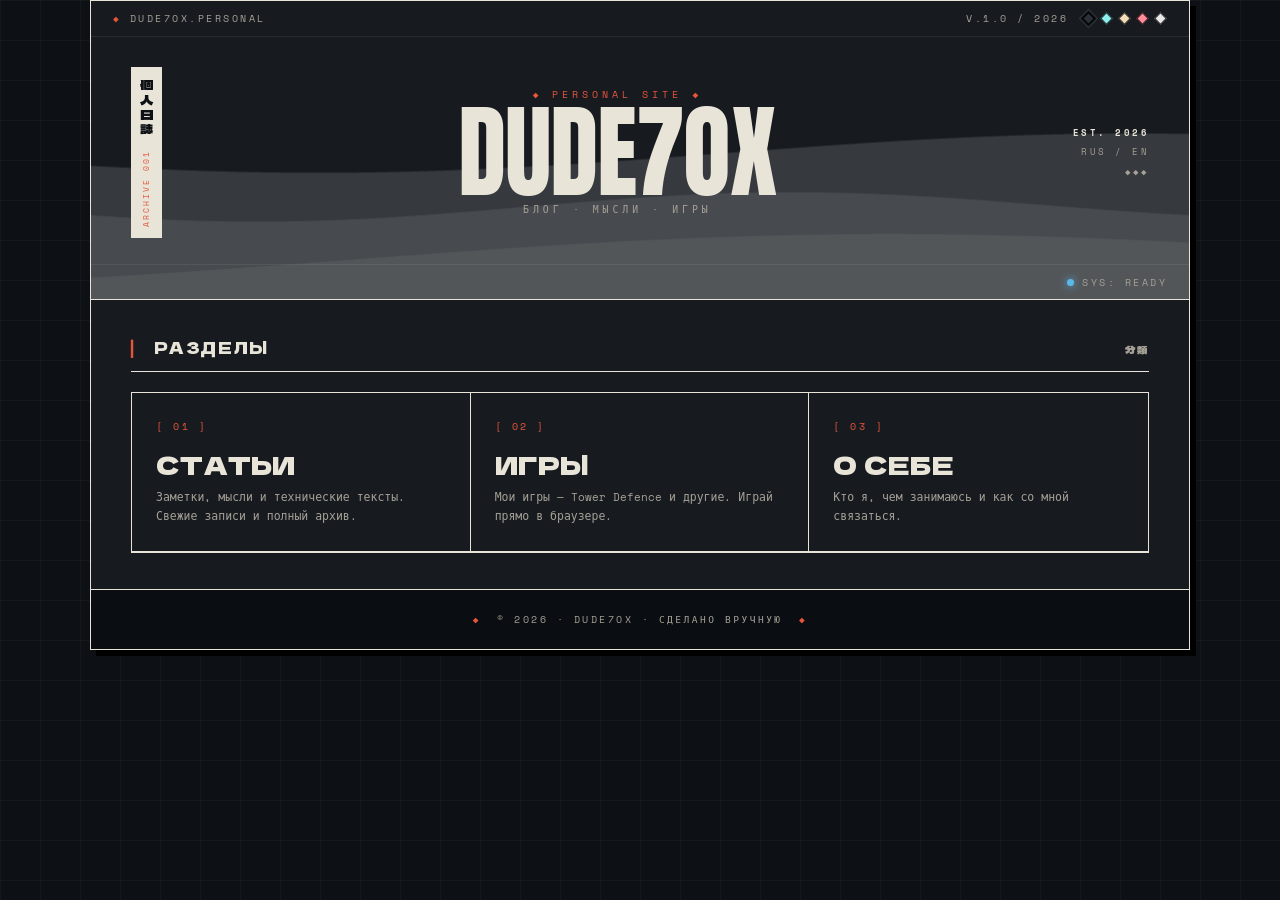
<file: index.html>
<!-- Сделано Dude7ox -->
<!DOCTYPE html>
<html lang="ru" data-theme="night">
<head>
    <meta charset="UTF-8">
    <meta name="viewport" content="width=device-width, initial-scale=1.0">
    <title>Dude7ox — Личный сайт</title>
    <meta name="theme-color" content="#0d1014">
    <script>
        (function () {
            try {
                var t = localStorage.getItem('theme') || 'night';
                if (t === 'paper')   t = 'night';
                if (t === 'emerald') t = 'night';
                if (t === 'orange')  t = 'coffee';
                document.documentElement.setAttribute('data-theme', t);
            } catch (e) {}
        })();
    </script>
    <link rel="stylesheet" href="style.css">
</head>
<body>
    <div class="container">
        <div class="header-wrapper">
            <canvas id="xmbCanvas"></canvas>

            <div class="cover-top">
                <span>DUDE7OX.PERSONAL</span>

                <div class="cover-top-right">
                    <span>V.1.0 / 2026</span>

                    <div class="theme-switcher" role="group" aria-label="Выбор темы">
                        <button class="theme-btn" data-theme-target="night"  title="Ночь"            aria-label="Ночь"></button>
                        <button class="theme-btn" data-theme-target="sea"    title="Морская волна"    aria-label="Морская волна"></button>
                        <button class="theme-btn" data-theme-target="coffee" title="Кофе с молоком"   aria-label="Кофе с молоком"></button>
                        <button class="theme-btn" data-theme-target="wine"   title="Бордовый"         aria-label="Бордовый"></button>
                        <button class="theme-btn" data-theme-target="light"  title="Светло-серый"     aria-label="Светло-серый"></button>
                    </div>
                </div>
            </div>

            <div class="header">
                <div class="jp-strip">
                    <span class="jp-vertical">個人日誌</span>
                    <span class="jp-mark">ARCHIVE 001</span>
                </div>

                <div class="brand">
                    <span class="brand-eyebrow">◆ PERSONAL SITE ◆</span>
                    <h1>DUDE7OX</h1>
                    <span class="brand-sub">БЛОГ · МЫСЛИ · ИГРЫ</span>
                </div>

                <div class="cover-label">
                    <span>EST. 2026</span>
                    <span>RUS / EN</span>
                    <span>◆◆◆</span>
                </div>
            </div>

            <div class="cover-bottom">
                <span>SYS: READY</span>
            </div>
        </div>

        <div class="content">
            <h2 class="section-title">
                РАЗДЕЛЫ
                <span class="jp-inline">分類</span>
            </h2>

            <div class="hub-grid">
                <a href="articles/index.html" class="hub-card">
                    <div class="hub-icon">[ 01 ]</div>
                    <h3>Статьи</h3>
                    <p>Заметки, мысли и технические тексты. Свежие записи и полный архив.</p>
                </a>

                <a href="games/index.html" class="hub-card">
                    <div class="hub-icon">[ 02 ]</div>
                    <h3>Игры</h3>
                    <p>Мои игры — Tower Defence и другие. Играй прямо в браузере.</p>
                </a>

                <a href="about.html" class="hub-card">
                    <div class="hub-icon">[ 03 ]</div>
                    <h3>О себе</h3>
                    <p>Кто я, чем занимаюсь и как со мной связаться.</p>
                </a>
            </div>
        </div>

        <div class="footer">
            © 2026 · Dude7ox · СДЕЛАНО ВРУЧНУЮ
        </div>
    </div>

    <script>
        const root = document.documentElement;
        const themeButtons = document.querySelectorAll('.theme-btn');

        function applyTheme(theme) {
            root.setAttribute('data-theme', theme);
            try { localStorage.setItem('theme', theme); } catch (e) {}
            themeButtons.forEach(btn => {
                btn.classList.toggle('active', btn.dataset.themeTarget === theme);
            });
            updateWaveColor();
        }

        themeButtons.forEach(btn => {
            btn.addEventListener('click', () => applyTheme(btn.dataset.themeTarget));
        });

        const canvas = document.getElementById('xmbCanvas');
        const ctx = canvas.getContext('2d');
        let width, height;
        let waveRgb = '255, 255, 255';

        function updateWaveColor() {
            const v = getComputedStyle(root).getPropertyValue('--wave-rgb').trim();
            waveRgb = v || '255, 255, 255';
        }

        function resize() {
            if (!canvas.parentElement) return;
            const rect = canvas.parentElement.getBoundingClientRect();
            const dpr = window.devicePixelRatio || 1;
            canvas.width = rect.width * dpr;
            canvas.height = rect.height * dpr;
            ctx.setTransform(1, 0, 0, 1, 0, 0);
            ctx.scale(dpr, dpr);
            width = rect.width;
            height = rect.height;
        }
        window.addEventListener('resize', resize);

        const waves = [
            { frequency: 0.004, amplitude: 18, speed:  0.010, opacity: 0.18, phaseShift: 0,             baseHeight: 0.50 },
            { frequency: 0.006, amplitude: 14, speed: -0.008, opacity: 0.12, phaseShift: Math.PI / 3,   baseHeight: 0.68 },
            { frequency: 0.003, amplitude: 24, speed:  0.005, opacity: 0.09, phaseShift: Math.PI / 1.5, baseHeight: 0.85 }
        ];

        let increment = 0;

        function animate() {
            if (!width || !height) { requestAnimationFrame(animate); return; }
            ctx.clearRect(0, 0, width, height);

            waves.forEach(wave => {
                ctx.beginPath();
                ctx.fillStyle = 'rgba(' + waveRgb + ', ' + wave.opacity + ')';

                for (let x = 0; x <= width; x++) {
                    const y = (height * wave.baseHeight) +
                              Math.sin(x * wave.frequency + increment * wave.speed + wave.phaseShift) * wave.amplitude +
                              Math.cos(x * 0.001 + increment * 0.005) * (wave.amplitude * 0.3);
                    if (x === 0) ctx.moveTo(x, y);
                    else ctx.lineTo(x, y);
                }

                ctx.lineTo(width, height);
                ctx.lineTo(0, height);
                ctx.closePath();
                ctx.fill();
            });

            increment += 1;
            requestAnimationFrame(animate);
        }

        window.addEventListener('load', () => {
            const saved = root.getAttribute('data-theme') || 'night';
            applyTheme(saved);
            resize();
            animate();
        });
    </script>
</body>
</html>
</file>
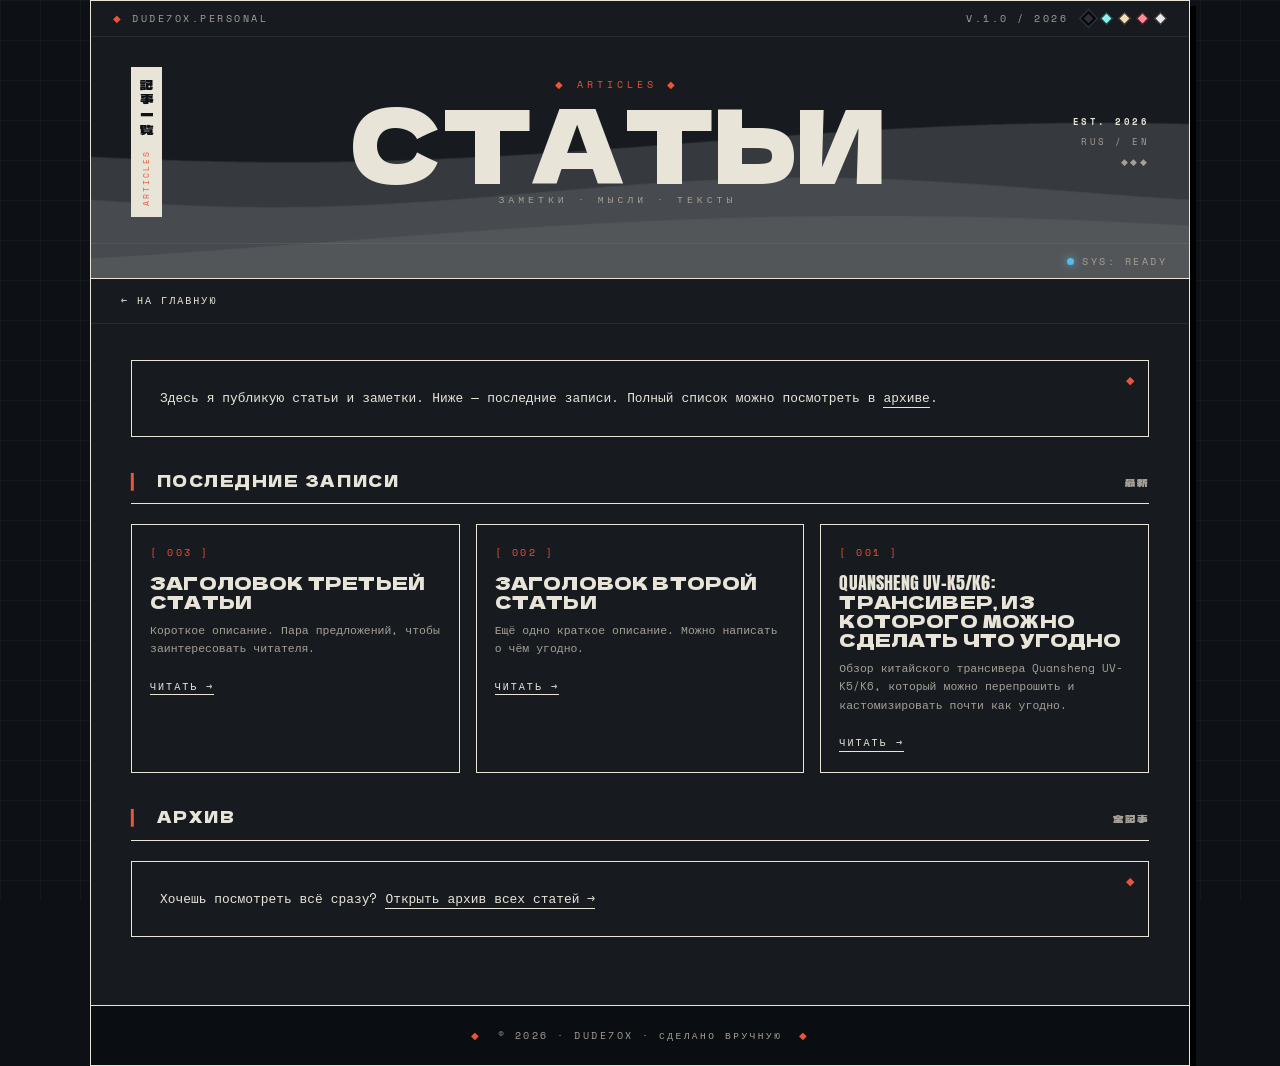
<file: articles/index.html>
<!-- Сделано Dude7ox -->
<!DOCTYPE html>
<html lang="ru" data-theme="night">
<head>
    <meta charset="UTF-8">
    <meta name="viewport" content="width=device-width, initial-scale=1.0">
    <title>Статьи · Dude7ox</title>
    <meta name="theme-color" content="#0d1014">
    <script>
        (function () {
            try {
                var t = localStorage.getItem('theme') || 'night';
                if (t === 'paper')   t = 'night';
                if (t === 'emerald') t = 'night';
                if (t === 'orange')  t = 'coffee';
                document.documentElement.setAttribute('data-theme', t);
            } catch (e) {}
        })();
    </script>
    <link rel="stylesheet" href="../style.css">
</head>
<body>
    <div class="container">
        <div class="header-wrapper">
            <canvas id="xmbCanvas"></canvas>

            <div class="cover-top">
                <span>DUDE7OX.PERSONAL</span>

                <div class="cover-top-right">
                    <span>V.1.0 / 2026</span>

                    <div class="theme-switcher" role="group" aria-label="Выбор темы">
                        <button class="theme-btn" data-theme-target="night"  title="Ночь"            aria-label="Ночь"></button>
                        <button class="theme-btn" data-theme-target="sea"    title="Морская волна"    aria-label="Морская волна"></button>
                        <button class="theme-btn" data-theme-target="coffee" title="Кофе с молоком"   aria-label="Кофе с молоком"></button>
                        <button class="theme-btn" data-theme-target="wine"   title="Бордовый"         aria-label="Бордовый"></button>
                        <button class="theme-btn" data-theme-target="light"  title="Светло-серый"     aria-label="Светло-серый"></button>
                    </div>
                </div>
            </div>

            <div class="header">
                <div class="jp-strip">
                    <span class="jp-vertical">記事一覧</span>
                    <span class="jp-mark">ARTICLES</span>
                </div>

                <div class="brand">
                    <span class="brand-eyebrow">◆ ARTICLES ◆</span>
                    <h1>СТАТЬИ</h1>
                    <span class="brand-sub">ЗАМЕТКИ · МЫСЛИ · ТЕКСТЫ</span>
                </div>

                <div class="cover-label">
                    <span>EST. 2026</span>
                    <span>RUS / EN</span>
                    <span>◆◆◆</span>
                </div>
            </div>

            <div class="cover-bottom">
                <span>SYS: READY</span>
            </div>
        </div>

        <div class="breadcrumb">
            <a href="../index.html">← На главную</a>
        </div>

        <div class="content">
            <section class="hero">
                <p>
                    Здесь я публикую статьи и заметки. Ниже — последние записи.
                    Полный список можно посмотреть в <a href="archive.html">архиве</a>.
                </p>
            </section>

            <h2 class="section-title">
                ПОСЛЕДНИЕ ЗАПИСИ
                <span class="jp-inline">最新</span>
            </h2>

            <div class="grid" id="articlesGrid">
                <p style="opacity:0.6;font-size:0.85rem;">Загрузка статей…</p>
            </div>

            <h2 class="section-title">
                АРХИВ
                <span class="jp-inline">全記事</span>
            </h2>
            <section class="hero">
                <p>
                    Хочешь посмотреть всё сразу? <a href="archive.html">Открыть архив всех статей →</a>
                </p>
            </section>
        </div>

        <div class="footer">
            © 2026 · Dude7ox · СДЕЛАНО ВРУЧНУЮ
        </div>
    </div>

    <script src="articles.js"></script>

    <script>
        (function renderArticles() {
            const grid = document.getElementById('articlesGrid');
            if (!grid) return;

            if (typeof ARTICLES === 'undefined' || !Array.isArray(ARTICLES)) {
                grid.innerHTML = '<p style="color:#e8553a;">Не удалось загрузить список статей. Проверьте файл articles.js.</p>';
                return;
            }

            grid.innerHTML = '';

            const sorted = ARTICLES.slice().sort((a, b) => b.date.localeCompare(a.date));
            const lastThree = sorted.slice(0, 3);

            lastThree.forEach(article => {
                const card = document.createElement('div');
                card.className = 'card';
                card.innerHTML = `
                    <div class="icon">[ ${article.number} ]</div>
                    <h3>${article.title}</h3>
                    <p>${article.description}</p>
                    <a href="${article.id}.html">Читать →</a>
                `;
                grid.appendChild(card);
            });
        })();

        const root = document.documentElement;
        const themeButtons = document.querySelectorAll('.theme-btn');

        function applyTheme(theme) {
            root.setAttribute('data-theme', theme);
            try { localStorage.setItem('theme', theme); } catch (e) {}
            themeButtons.forEach(btn => {
                btn.classList.toggle('active', btn.dataset.themeTarget === theme);
            });
            updateWaveColor();
        }

        themeButtons.forEach(btn => {
            btn.addEventListener('click', () => applyTheme(btn.dataset.themeTarget));
        });

        const canvas = document.getElementById('xmbCanvas');
        const ctx = canvas.getContext('2d');
        let width, height;
        let waveRgb = '255, 255, 255';

        function updateWaveColor() {
            const v = getComputedStyle(root).getPropertyValue('--wave-rgb').trim();
            waveRgb = v || '255, 255, 255';
        }

        function resize() {
            if (!canvas.parentElement) return;
            const rect = canvas.parentElement.getBoundingClientRect();
            const dpr = window.devicePixelRatio || 1;
            canvas.width = rect.width * dpr;
            canvas.height = rect.height * dpr;
            ctx.setTransform(1, 0, 0, 1, 0, 0);
            ctx.scale(dpr, dpr);
            width = rect.width;
            height = rect.height;
        }
        window.addEventListener('resize', resize);

        const waves = [
            { frequency: 0.004, amplitude: 18, speed:  0.010, opacity: 0.18, phaseShift: 0,             baseHeight: 0.50 },
            { frequency: 0.006, amplitude: 14, speed: -0.008, opacity: 0.12, phaseShift: Math.PI / 3,   baseHeight: 0.68 },
            { frequency: 0.003, amplitude: 24, speed:  0.005, opacity: 0.09, phaseShift: Math.PI / 1.5, baseHeight: 0.85 }
        ];

        let increment = 0;

        function animate() {
            if (!width || !height) { requestAnimationFrame(animate); return; }
            ctx.clearRect(0, 0, width, height);

            waves.forEach(wave => {
                ctx.beginPath();
                ctx.fillStyle = 'rgba(' + waveRgb + ', ' + wave.opacity + ')';

                for (let x = 0; x <= width; x++) {
                    const y = (height * wave.baseHeight) +
                              Math.sin(x * wave.frequency + increment * wave.speed + wave.phaseShift) * wave.amplitude +
                              Math.cos(x * 0.001 + increment * 0.005) * (wave.amplitude * 0.3);
                    if (x === 0) ctx.moveTo(x, y);
                    else ctx.lineTo(x, y);
                }

                ctx.lineTo(width, height);
                ctx.lineTo(0, height);
                ctx.closePath();
                ctx.fill();
            });

            increment += 1;
            requestAnimationFrame(animate);
        }

        window.addEventListener('load', () => {
            const saved = root.getAttribute('data-theme') || 'night';
            applyTheme(saved);
            resize();
            animate();
        });
    </script>
</body>
</html>
</file>
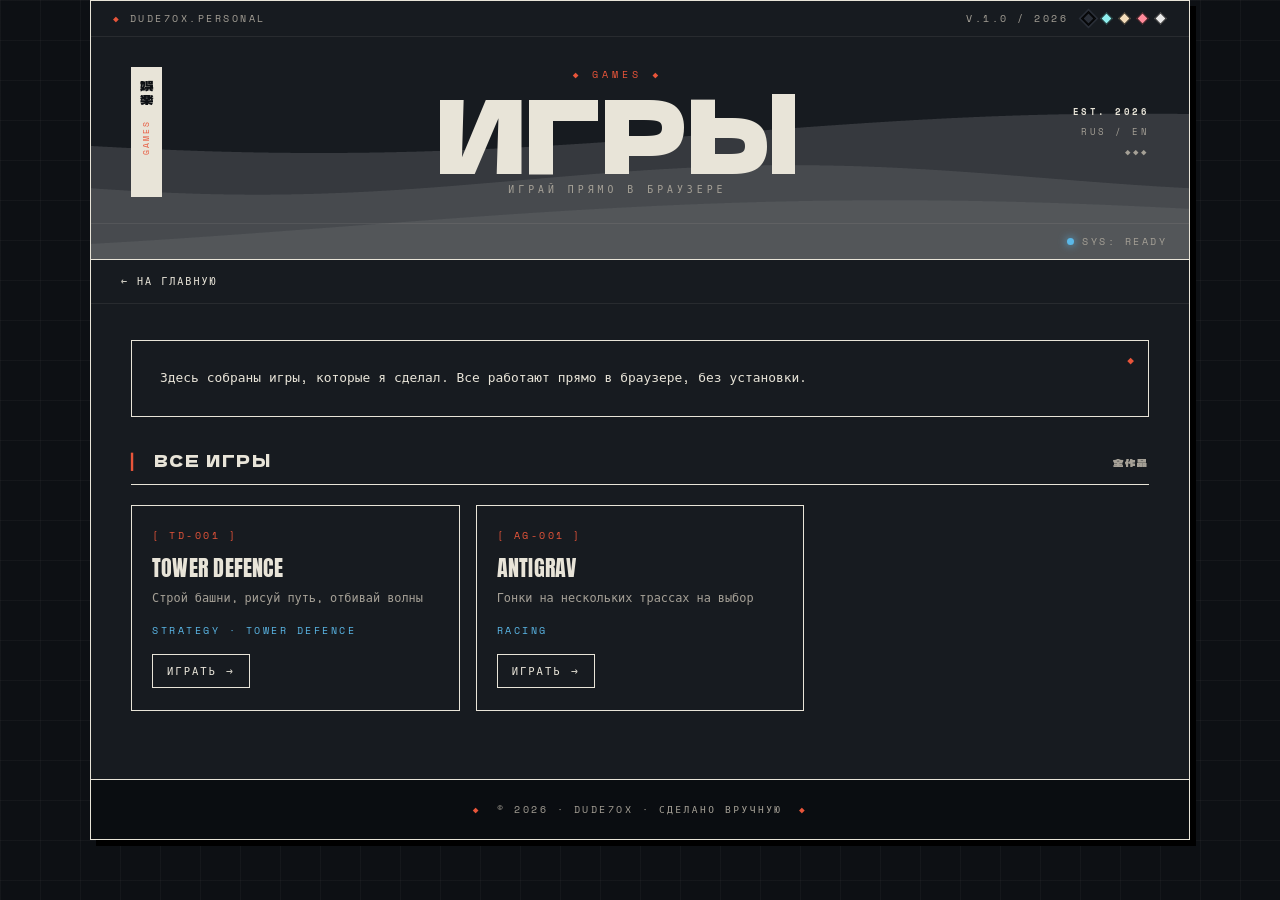
<file: games/index.html>
<!-- Сделано Dude7ox -->
<!DOCTYPE html>
<html lang="ru" data-theme="night">
<head>
    <meta charset="UTF-8">
    <meta name="viewport" content="width=device-width, initial-scale=1.0">
    <title>Игры · Dude7ox</title>
    <meta name="theme-color" content="#0d1014">
    <script>
        (function () {
            try {
                var t = localStorage.getItem('theme') || 'night';
                if (t === 'paper')   t = 'night';
                if (t === 'emerald') t = 'night';
                if (t === 'orange')  t = 'coffee';
                document.documentElement.setAttribute('data-theme', t);
            } catch (e) {}
        })();
    </script>
    <link rel="stylesheet" href="../style.css">
</head>
<body>
    <div class="container">
        <div class="header-wrapper">
            <canvas id="xmbCanvas"></canvas>

            <div class="cover-top">
                <span>DUDE7OX.PERSONAL</span>

                <div class="cover-top-right">
                    <span>V.1.0 / 2026</span>

                    <div class="theme-switcher" role="group" aria-label="Выбор темы">
                        <button class="theme-btn" data-theme-target="night"  title="Ночь"            aria-label="Ночь"></button>
                        <button class="theme-btn" data-theme-target="sea"    title="Морская волна"    aria-label="Морская волна"></button>
                        <button class="theme-btn" data-theme-target="coffee" title="Кофе с молоком"   aria-label="Кофе с молоком"></button>
                        <button class="theme-btn" data-theme-target="wine"   title="Бордовый"         aria-label="Бордовый"></button>
                        <button class="theme-btn" data-theme-target="light"  title="Светло-серый"     aria-label="Светло-серый"></button>
                    </div>
                </div>
            </div>

            <div class="header">
                <div class="jp-strip">
                    <span class="jp-vertical">娯楽</span>
                    <span class="jp-mark">GAMES</span>
                </div>

                <div class="brand">
                    <span class="brand-eyebrow">◆ GAMES ◆</span>
                    <h1>ИГРЫ</h1>
                    <span class="brand-sub">ИГРАЙ ПРЯМО В БРАУЗЕРЕ</span>
                </div>

                <div class="cover-label">
                    <span>EST. 2026</span>
                    <span>RUS / EN</span>
                    <span>◆◆◆</span>
                </div>
            </div>

            <div class="cover-bottom">
                <span>SYS: READY</span>
            </div>
        </div>

        <div class="breadcrumb">
            <a href="../index.html">← На главную</a>
        </div>

        <div class="content">
            <section class="hero">
                <p>
                    Здесь собраны игры, которые я сделал. Все работают
                    прямо в браузере, без установки.
                </p>
            </section>

            <h2 class="section-title">
                ВСЕ ИГРЫ
                <span class="jp-inline">全作品</span>
            </h2>

            <div class="games-grid">
                <div class="game-card">
                    <div class="icon">[ TD-001 ]</div>
                    <h3>Tower Defence</h3>
                    <p>Строй башни, рисуй путь, отбивай волны</p>
                    <div class="tags">STRATEGY · TOWER DEFENCE</div>
                    <a href="TowerDefence.html">Играть →</a>
                </div>

                <div class="game-card">
                    <div class="icon">[ AG-001 ]</div>
                    <h3>AntiGrav</h3>
                    <p>Гонки на нескольких трассах на выбор</p>
                    <div class="tags">RACING</div>
                    <a href="AntiGrav.html">Играть →</a>
                </div>
            </div>
        </div>

        <div class="footer">
            © 2026 · Dude7ox · СДЕЛАНО ВРУЧНУЮ
        </div>
    </div>

    <script>
        const root = document.documentElement;
        const themeButtons = document.querySelectorAll('.theme-btn');

        function applyTheme(theme) {
            root.setAttribute('data-theme', theme);
            try { localStorage.setItem('theme', theme); } catch (e) {}
            themeButtons.forEach(btn => {
                btn.classList.toggle('active', btn.dataset.themeTarget === theme);
            });
            updateWaveColor();
        }

        themeButtons.forEach(btn => {
            btn.addEventListener('click', () => applyTheme(btn.dataset.themeTarget));
        });

        const canvas = document.getElementById('xmbCanvas');
        const ctx = canvas.getContext('2d');
        let width, height;
        let waveRgb = '255, 255, 255';

        function updateWaveColor() {
            const v = getComputedStyle(root).getPropertyValue('--wave-rgb').trim();
            waveRgb = v || '255, 255, 255';
        }

        function resize() {
            if (!canvas.parentElement) return;
            const rect = canvas.parentElement.getBoundingClientRect();
            const dpr = window.devicePixelRatio || 1;
            canvas.width = rect.width * dpr;
            canvas.height = rect.height * dpr;
            ctx.setTransform(1, 0, 0, 1, 0, 0);
            ctx.scale(dpr, dpr);
            width = rect.width;
            height = rect.height;
        }
        window.addEventListener('resize', resize);

        const waves = [
            { frequency: 0.004, amplitude: 18, speed:  0.010, opacity: 0.18, phaseShift: 0,             baseHeight: 0.50 },
            { frequency: 0.006, amplitude: 14, speed: -0.008, opacity: 0.12, phaseShift: Math.PI / 3,   baseHeight: 0.68 },
            { frequency: 0.003, amplitude: 24, speed:  0.005, opacity: 0.09, phaseShift: Math.PI / 1.5, baseHeight: 0.85 }
        ];

        let increment = 0;

        function animate() {
            if (!width || !height) { requestAnimationFrame(animate); return; }
            ctx.clearRect(0, 0, width, height);

            waves.forEach(wave => {
                ctx.beginPath();
                ctx.fillStyle = 'rgba(' + waveRgb + ', ' + wave.opacity + ')';

                for (let x = 0; x <= width; x++) {
                    const y = (height * wave.baseHeight) +
                              Math.sin(x * wave.frequency + increment * wave.speed + wave.phaseShift) * wave.amplitude +
                              Math.cos(x * 0.001 + increment * 0.005) * (wave.amplitude * 0.3);
                    if (x === 0) ctx.moveTo(x, y);
                    else ctx.lineTo(x, y);
                }

                ctx.lineTo(width, height);
                ctx.lineTo(0, height);
                ctx.closePath();
                ctx.fill();
            });

            increment += 1;
            requestAnimationFrame(animate);
        }

        window.addEventListener('load', () => {
            const saved = root.getAttribute('data-theme') || 'night';
            applyTheme(saved);
            resize();
            animate();
        });
    </script>
</body>
</html>
</file>
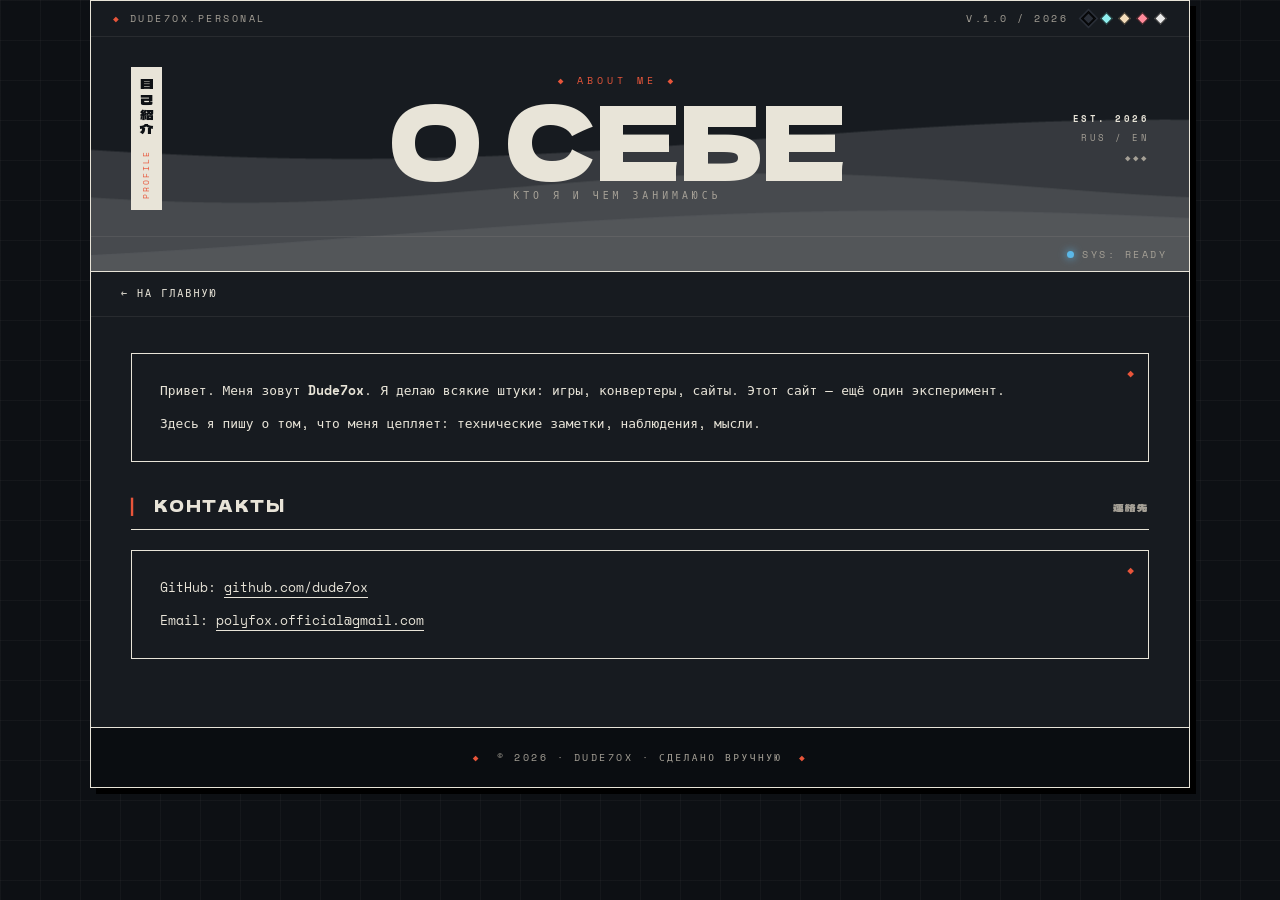
<file: about.html>
<!-- Сделано Dude7ox -->
<!DOCTYPE html>
<html lang="ru" data-theme="night">
<head>
    <meta charset="UTF-8">
    <meta name="viewport" content="width=device-width, initial-scale=1.0">
    <title>О себе · Dude7ox</title>
    <meta name="theme-color" content="#0d1014">
    <script>
        (function () {
            try {
                var t = localStorage.getItem('theme') || 'night';
                if (t === 'paper')   t = 'night';
                if (t === 'emerald') t = 'night';
                if (t === 'orange')  t = 'coffee';
                document.documentElement.setAttribute('data-theme', t);
            } catch (e) {}
        })();
    </script>
    <link rel="stylesheet" href="style.css">
</head>
<body>
    <div class="container">
        <div class="header-wrapper">
            <canvas id="xmbCanvas"></canvas>

            <div class="cover-top">
                <span>DUDE7OX.PERSONAL</span>

                <div class="cover-top-right">
                    <span>V.1.0 / 2026</span>

                    <div class="theme-switcher" role="group" aria-label="Выбор темы">
                        <button class="theme-btn" data-theme-target="night"  title="Ночь"            aria-label="Ночь"></button>
                        <button class="theme-btn" data-theme-target="sea"    title="Морская волна"    aria-label="Морская волна"></button>
                        <button class="theme-btn" data-theme-target="coffee" title="Кофе с молоком"   aria-label="Кофе с молоком"></button>
                        <button class="theme-btn" data-theme-target="wine"   title="Бордовый"         aria-label="Бордовый"></button>
                        <button class="theme-btn" data-theme-target="light"  title="Светло-серый"     aria-label="Светло-серый"></button>
                    </div>
                </div>
            </div>

            <div class="header">
                <div class="jp-strip">
                    <span class="jp-vertical">自己紹介</span>
                    <span class="jp-mark">PROFILE</span>
                </div>

                <div class="brand">
                    <span class="brand-eyebrow">◆ ABOUT ME ◆</span>
                    <h1>О СЕБЕ</h1>
                    <span class="brand-sub">КТО Я И ЧЕМ ЗАНИМАЮСЬ</span>
                </div>

                <div class="cover-label">
                    <span>EST. 2026</span>
                    <span>RUS / EN</span>
                    <span>◆◆◆</span>
                </div>
            </div>

            <div class="cover-bottom">
                <span>SYS: READY</span>
            </div>
        </div>

        <div class="breadcrumb">
            <a href="index.html">← На главную</a>
        </div>

        <div class="content">
            <section class="hero">
                <p>
                    Привет. Меня зовут <strong>Dude7ox</strong>. Я делаю всякие штуки:
                    игры, конвертеры, сайты. Этот сайт — ещё один эксперимент.
                </p>
                <p>
                    Здесь я пишу о том, что меня цепляет: технические заметки,
                    наблюдения, мысли.
                </p>
            </section>

            <h2 class="section-title">
                КОНТАКТЫ
                <span class="jp-inline">連絡先</span>
            </h2>

            <section class="hero">
                <p>
                    GitHub: <a href="https://github.com/dude7ox" target="_blank">github.com/dude7ox</a>
                </p>
                <p>
                    Email: <a href="mailto:polyfox.official@gmail.com">polyfox.official@gmail.com</a>
                </p>
            </section>
        </div>

        <div class="footer">
            © 2026 · Dude7ox · СДЕЛАНО ВРУЧНУЮ
        </div>
    </div>

    <script>
        const root = document.documentElement;
        const themeButtons = document.querySelectorAll('.theme-btn');

        function applyTheme(theme) {
            root.setAttribute('data-theme', theme);
            try { localStorage.setItem('theme', theme); } catch (e) {}
            themeButtons.forEach(btn => {
                btn.classList.toggle('active', btn.dataset.themeTarget === theme);
            });
            updateWaveColor();
        }

        themeButtons.forEach(btn => {
            btn.addEventListener('click', () => applyTheme(btn.dataset.themeTarget));
        });

        const canvas = document.getElementById('xmbCanvas');
        const ctx = canvas.getContext('2d');
        let width, height;
        let waveRgb = '255, 255, 255';

        function updateWaveColor() {
            const v = getComputedStyle(root).getPropertyValue('--wave-rgb').trim();
            waveRgb = v || '255, 255, 255';
        }

        function resize() {
            if (!canvas.parentElement) return;
            const rect = canvas.parentElement.getBoundingClientRect();
            const dpr = window.devicePixelRatio || 1;
            canvas.width = rect.width * dpr;
            canvas.height = rect.height * dpr;
            ctx.setTransform(1, 0, 0, 1, 0, 0);
            ctx.scale(dpr, dpr);
            width = rect.width;
            height = rect.height;
        }
        window.addEventListener('resize', resize);

        const waves = [
            { frequency: 0.004, amplitude: 18, speed:  0.010, opacity: 0.18, phaseShift: 0,             baseHeight: 0.50 },
            { frequency: 0.006, amplitude: 14, speed: -0.008, opacity: 0.12, phaseShift: Math.PI / 3,   baseHeight: 0.68 },
            { frequency: 0.003, amplitude: 24, speed:  0.005, opacity: 0.09, phaseShift: Math.PI / 1.5, baseHeight: 0.85 }
        ];

        let increment = 0;

        function animate() {
            if (!width || !height) { requestAnimationFrame(animate); return; }
            ctx.clearRect(0, 0, width, height);

            waves.forEach(wave => {
                ctx.beginPath();
                ctx.fillStyle = 'rgba(' + waveRgb + ', ' + wave.opacity + ')';

                for (let x = 0; x <= width; x++) {
                    const y = (height * wave.baseHeight) +
                              Math.sin(x * wave.frequency + increment * wave.speed + wave.phaseShift) * wave.amplitude +
                              Math.cos(x * 0.001 + increment * 0.005) * (wave.amplitude * 0.3);
                    if (x === 0) ctx.moveTo(x, y);
                    else ctx.lineTo(x, y);
                }

                ctx.lineTo(width, height);
                ctx.lineTo(0, height);
                ctx.closePath();
                ctx.fill();
            });

            increment += 1;
            requestAnimationFrame(animate);
        }

        window.addEventListener('load', () => {
            const saved = root.getAttribute('data-theme') || 'night';
            applyTheme(saved);
            resize();
            animate();
        });
    </script>
</body>
</html>
</file>
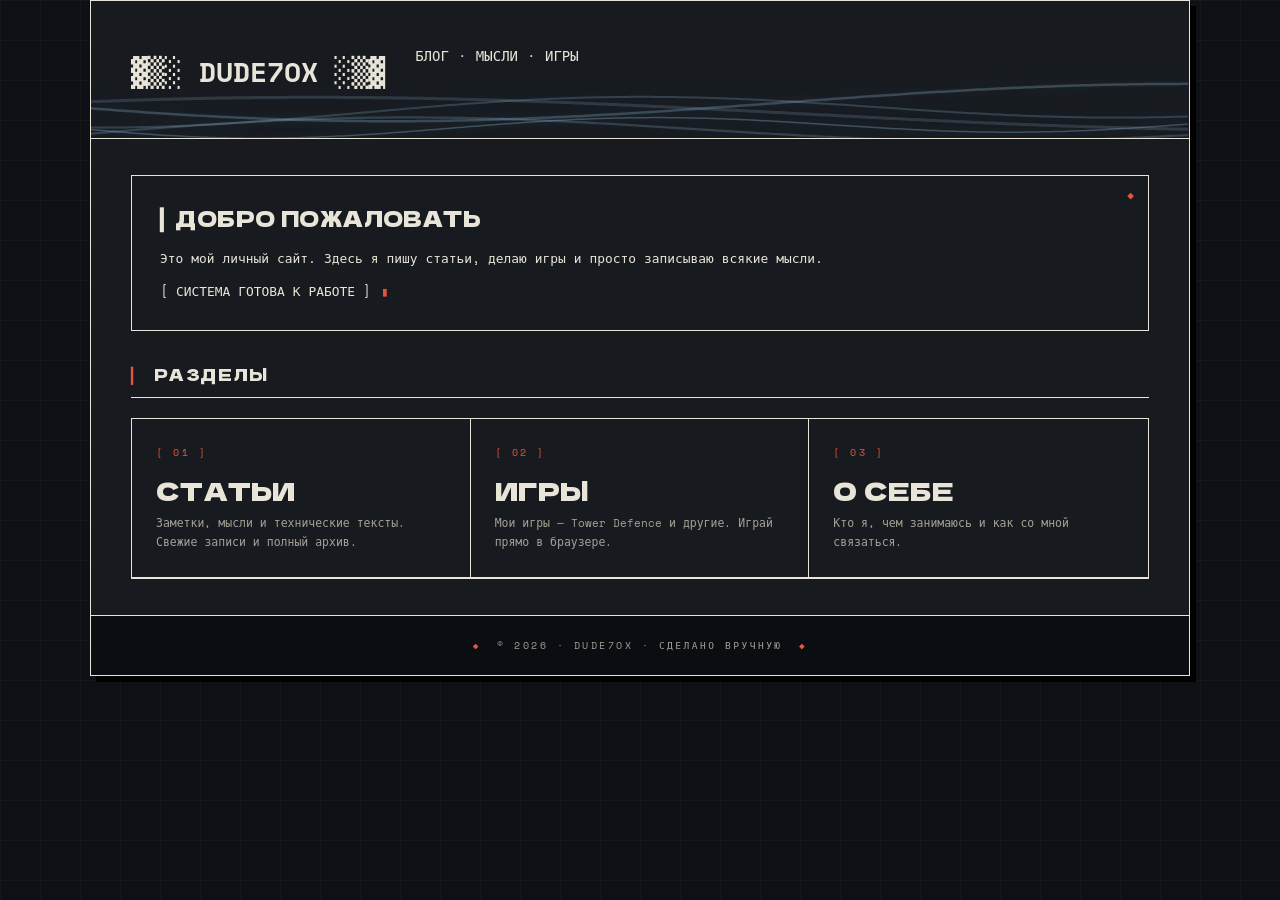
<file: old.index.html>
<!-- Сделано Dude7ox -->
<!DOCTYPE html>
<html lang="ru">
<head>
    <meta charset="UTF-8">
    <meta name="viewport" content="width=device-width, initial-scale=1.0">
    <title>Dude7ox</title>
    <link rel="stylesheet" href="style.css">
</head>
<body>
    <div class="container">
        <div class="header-wrapper">
            <canvas id="xmbCanvas"></canvas>
            <div class="header">
                <h1>▓▒░ DUDE7OX ░▒▓</h1>
                <p>БЛОГ · МЫСЛИ · ИГРЫ</p>
            </div>
        </div>

        <div class="content">
            <section class="hero">
                <h2>▎ДОБРО ПОЖАЛОВАТЬ</h2>
                <p>
                    Это мой личный сайт. Здесь я пишу статьи, делаю игры
                    и просто записываю всякие мысли.
                </p>
                <p class="cursor">
                    [ СИСТЕМА ГОТОВА К РАБОТЕ ]
                </p>
            </section>

            <h2 class="section-title">РАЗДЕЛЫ</h2>

            <div class="hub-grid">
                <a href="articles/index.html" class="hub-card">
                    <div class="hub-icon">[ 01 ]</div>
                    <h3>Статьи</h3>
                    <p>Заметки, мысли и технические тексты. Свежие записи и полный архив.</p>
                </a>

                <a href="games/index.html" class="hub-card">
                    <div class="hub-icon">[ 02 ]</div>
                    <h3>Игры</h3>
                    <p>Мои игры — Tower Defence и другие. Играй прямо в браузере.</p>
                </a>

                <a href="about.html" class="hub-card">
                    <div class="hub-icon">[ 03 ]</div>
                    <h3>О себе</h3>
                    <p>Кто я, чем занимаюсь и как со мной связаться.</p>
                </a>
            </div>
        </div>

        <div class="footer">
            © 2026 · Dude7ox · СДЕЛАНО ВРУЧНУЮ
        </div>
    </div>

    <script>
        const canvas = document.getElementById('xmbCanvas');
        const ctx = canvas.getContext('2d');
        let width, height;

        function resize() {
            if (!canvas.parentElement) return;
            const rect = canvas.parentElement.getBoundingClientRect();
            const dpr = window.devicePixelRatio || 1;
            canvas.width = rect.width * dpr;
            canvas.height = rect.height * dpr;
            ctx.setTransform(1, 0, 0, 1, 0, 0);
            ctx.scale(dpr, dpr);
            width = rect.width;
            height = rect.height;
        }
        window.addEventListener('resize', resize);

        const waves = [
            { baseHeight: 0.70, amplitude: 18, speed: 0.006,  frequency: 0.004, phase: 0, opacity: 0.30, thickness: 2.5, glow: 14 },
            { baseHeight: 0.78, amplitude: 14, speed: -0.005, frequency: 0.006, phase: 2, opacity: 0.25, thickness: 2.0, glow: 12 },
            { baseHeight: 0.85, amplitude: 20, speed: 0.003,  frequency: 0.003, phase: 4, opacity: 0.20, thickness: 3.0, glow: 18 },
            { baseHeight: 0.90, amplitude: 10, speed: -0.008, frequency: 0.008, phase: 1, opacity: 0.35, thickness: 1.5, glow: 10 },
            { baseHeight: 0.95, amplitude: 15, speed: 0.004,  frequency: 0.005, phase: 3, opacity: 0.25, thickness: 2.2, glow: 13 }
        ];

        function animate() {
            if (!width || !height) { requestAnimationFrame(animate); return; }
            ctx.clearRect(0, 0, width, height);
            waves.forEach(wave => {
                ctx.beginPath();
                ctx.lineWidth = wave.thickness;
                ctx.strokeStyle = `rgba(180, 220, 255, ${wave.opacity})`;
                ctx.lineCap = 'round';
                ctx.shadowBlur = wave.glow;
                ctx.shadowColor = `rgba(120, 190, 240, ${wave.opacity + 0.2})`;
                wave.phase += wave.speed;
                for (let x = 0; x <= width; x += 4) {
                    const y = (height * wave.baseHeight) +
                              Math.sin(x * wave.frequency + wave.phase) * wave.amplitude +
                              Math.sin(x * (wave.frequency * 0.5) + (wave.phase * 0.7)) * (wave.amplitude * 0.4);
                    if (x === 0) ctx.moveTo(x, y);
                    else ctx.lineTo(x, y);
                }
                ctx.stroke();
                ctx.shadowBlur = 0;
                ctx.shadowColor = 'transparent';
            });
            requestAnimationFrame(animate);
        }

        window.addEventListener('load', () => { resize(); animate(); });
    </script>
</body>
</html>
</file>
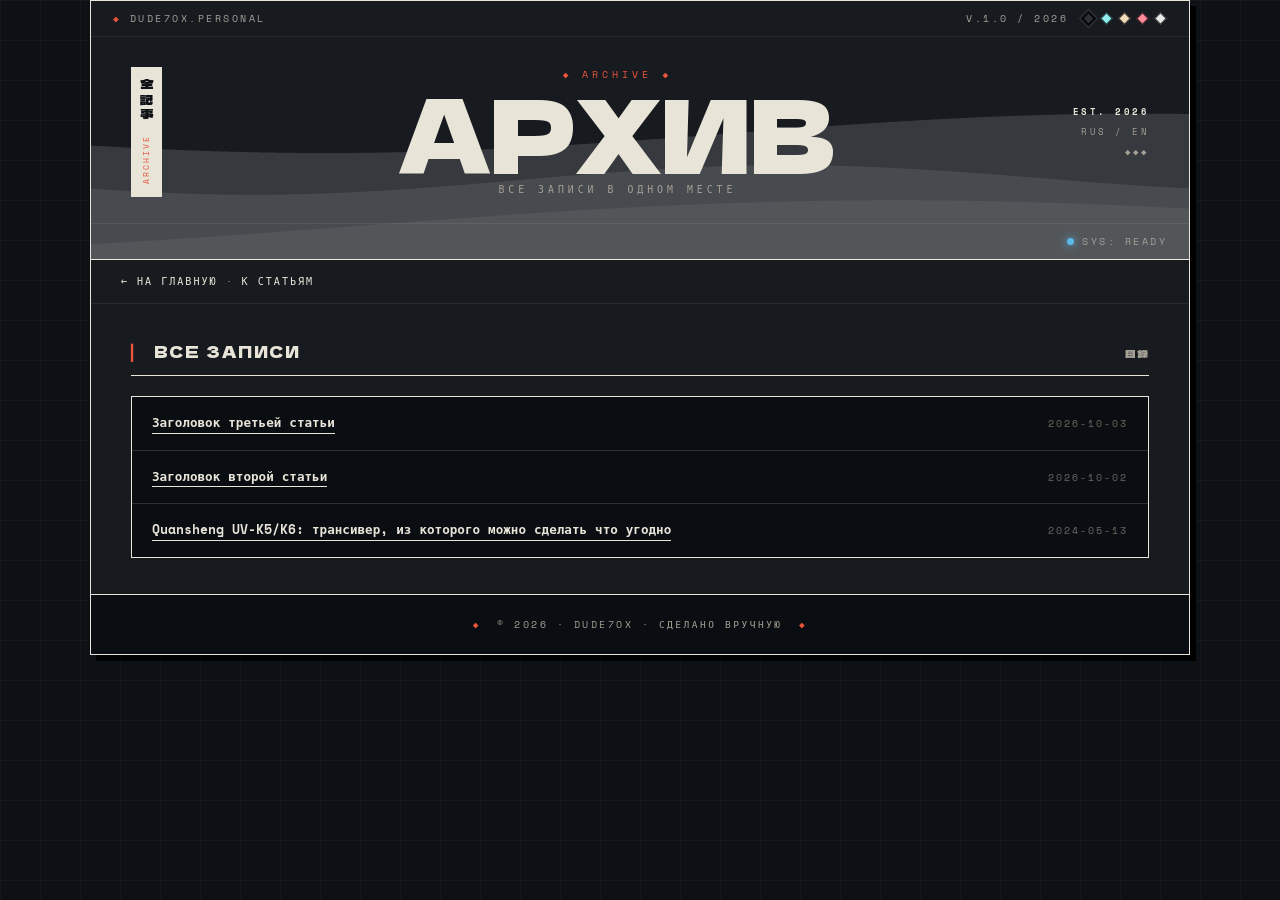
<file: articles/archive.html>
<!-- Сделано Dude7ox -->
<!DOCTYPE html>
<html lang="ru" data-theme="night">
<head>
    <meta charset="UTF-8">
    <meta name="viewport" content="width=device-width, initial-scale=1.0">
    <title>Архив статей · Dude7ox</title>
    <meta name="theme-color" content="#0d1014">
    <script>
        (function () {
            try {
                var t = localStorage.getItem('theme') || 'night';
                if (t === 'paper')   t = 'night';
                if (t === 'emerald') t = 'night';
                if (t === 'orange')  t = 'coffee';
                document.documentElement.setAttribute('data-theme', t);
            } catch (e) {}
        })();
    </script>
    <link rel="stylesheet" href="../style.css">
</head>
<body>
    <div class="container">
        <div class="header-wrapper">
            <canvas id="xmbCanvas"></canvas>

            <div class="cover-top">
                <span>DUDE7OX.PERSONAL</span>

                <div class="cover-top-right">
                    <span>V.1.0 / 2026</span>

                    <div class="theme-switcher" role="group" aria-label="Выбор темы">
                        <button class="theme-btn" data-theme-target="night"  title="Ночь"            aria-label="Ночь"></button>
                        <button class="theme-btn" data-theme-target="sea"    title="Морская волна"    aria-label="Морская волна"></button>
                        <button class="theme-btn" data-theme-target="coffee" title="Кофе с молоком"   aria-label="Кофе с молоком"></button>
                        <button class="theme-btn" data-theme-target="wine"   title="Бордовый"         aria-label="Бордовый"></button>
                        <button class="theme-btn" data-theme-target="light"  title="Светло-серый"     aria-label="Светло-серый"></button>
                    </div>
                </div>
            </div>

            <div class="header">
                <div class="jp-strip">
                    <span class="jp-vertical">全記事</span>
                    <span class="jp-mark">ARCHIVE</span>
                </div>

                <div class="brand">
                    <span class="brand-eyebrow">◆ ARCHIVE ◆</span>
                    <h1>АРХИВ</h1>
                    <span class="brand-sub">ВСЕ ЗАПИСИ В ОДНОМ МЕСТЕ</span>
                </div>

                <div class="cover-label">
                    <span>EST. 2026</span>
                    <span>RUS / EN</span>
                    <span>◆◆◆</span>
                </div>
            </div>

            <div class="cover-bottom">
                <span>SYS: READY</span>
            </div>
        </div>

        <div class="breadcrumb">
            <a href="../index.html">← На главную</a> · <a href="index.html">К статьям</a>
        </div>

        <div class="content">
            <h2 class="section-title">
                ВСЕ ЗАПИСИ
                <span class="jp-inline">目録</span>
            </h2>

            <ul class="archive-list" id="archiveList">
                <li style="opacity:0.6;font-size:0.85rem;">Загрузка архива…</li>
            </ul>
        </div>

        <div class="footer">
            © 2026 · Dude7ox · СДЕЛАНО ВРУЧНУЮ
        </div>
    </div>

    <script src="articles.js"></script>

    <script>
        (function renderArchive() {
            const list = document.getElementById('archiveList');
            if (!list) return;

            if (typeof ARTICLES === 'undefined' || !Array.isArray(ARTICLES)) {
                list.innerHTML = '<li style="color:#e8553a;">Не удалось загрузить архив. Проверьте файл articles.js.</li>';
                return;
            }

            list.innerHTML = '';

            const sorted = ARTICLES.slice().sort((a, b) => b.date.localeCompare(a.date));

            sorted.forEach(article => {
                const li = document.createElement('li');
                li.innerHTML = `
                    <a href="${article.id}.html">${article.title}</a>
                    <span class="date">${article.date}</span>
                `;
                list.appendChild(li);
            });
        })();

        const root = document.documentElement;
        const themeButtons = document.querySelectorAll('.theme-btn');

        function applyTheme(theme) {
            root.setAttribute('data-theme', theme);
            try { localStorage.setItem('theme', theme); } catch (e) {}
            themeButtons.forEach(btn => {
                btn.classList.toggle('active', btn.dataset.themeTarget === theme);
            });
            updateWaveColor();
        }

        themeButtons.forEach(btn => {
            btn.addEventListener('click', () => applyTheme(btn.dataset.themeTarget));
        });

        const canvas = document.getElementById('xmbCanvas');
        const ctx = canvas.getContext('2d');
        let width, height;
        let waveRgb = '255, 255, 255';

        function updateWaveColor() {
            const v = getComputedStyle(root).getPropertyValue('--wave-rgb').trim();
            waveRgb = v || '255, 255, 255';
        }

        function resize() {
            if (!canvas.parentElement) return;
            const rect = canvas.parentElement.getBoundingClientRect();
            const dpr = window.devicePixelRatio || 1;
            canvas.width = rect.width * dpr;
            canvas.height = rect.height * dpr;
            ctx.setTransform(1, 0, 0, 1, 0, 0);
            ctx.scale(dpr, dpr);
            width = rect.width;
            height = rect.height;
        }
        window.addEventListener('resize', resize);

        const waves = [
            { frequency: 0.004, amplitude: 18, speed:  0.010, opacity: 0.18, phaseShift: 0,             baseHeight: 0.50 },
            { frequency: 0.006, amplitude: 14, speed: -0.008, opacity: 0.12, phaseShift: Math.PI / 3,   baseHeight: 0.68 },
            { frequency: 0.003, amplitude: 24, speed:  0.005, opacity: 0.09, phaseShift: Math.PI / 1.5, baseHeight: 0.85 }
        ];

        let increment = 0;

        function animate() {
            if (!width || !height) { requestAnimationFrame(animate); return; }
            ctx.clearRect(0, 0, width, height);

            waves.forEach(wave => {
                ctx.beginPath();
                ctx.fillStyle = 'rgba(' + waveRgb + ', ' + wave.opacity + ')';

                for (let x = 0; x <= width; x++) {
                    const y = (height * wave.baseHeight) +
                              Math.sin(x * wave.frequency + increment * wave.speed + wave.phaseShift) * wave.amplitude +
                              Math.cos(x * 0.001 + increment * 0.005) * (wave.amplitude * 0.3);
                    if (x === 0) ctx.moveTo(x, y);
                    else ctx.lineTo(x, y);
                }

                ctx.lineTo(width, height);
                ctx.lineTo(0, height);
                ctx.closePath();
                ctx.fill();
            });

            increment += 1;
            requestAnimationFrame(animate);
        }

        window.addEventListener('load', () => {
            const saved = root.getAttribute('data-theme') || 'night';
            applyTheme(saved);
            resize();
            animate();
        });
    </script>
</body>
</html>
</file>
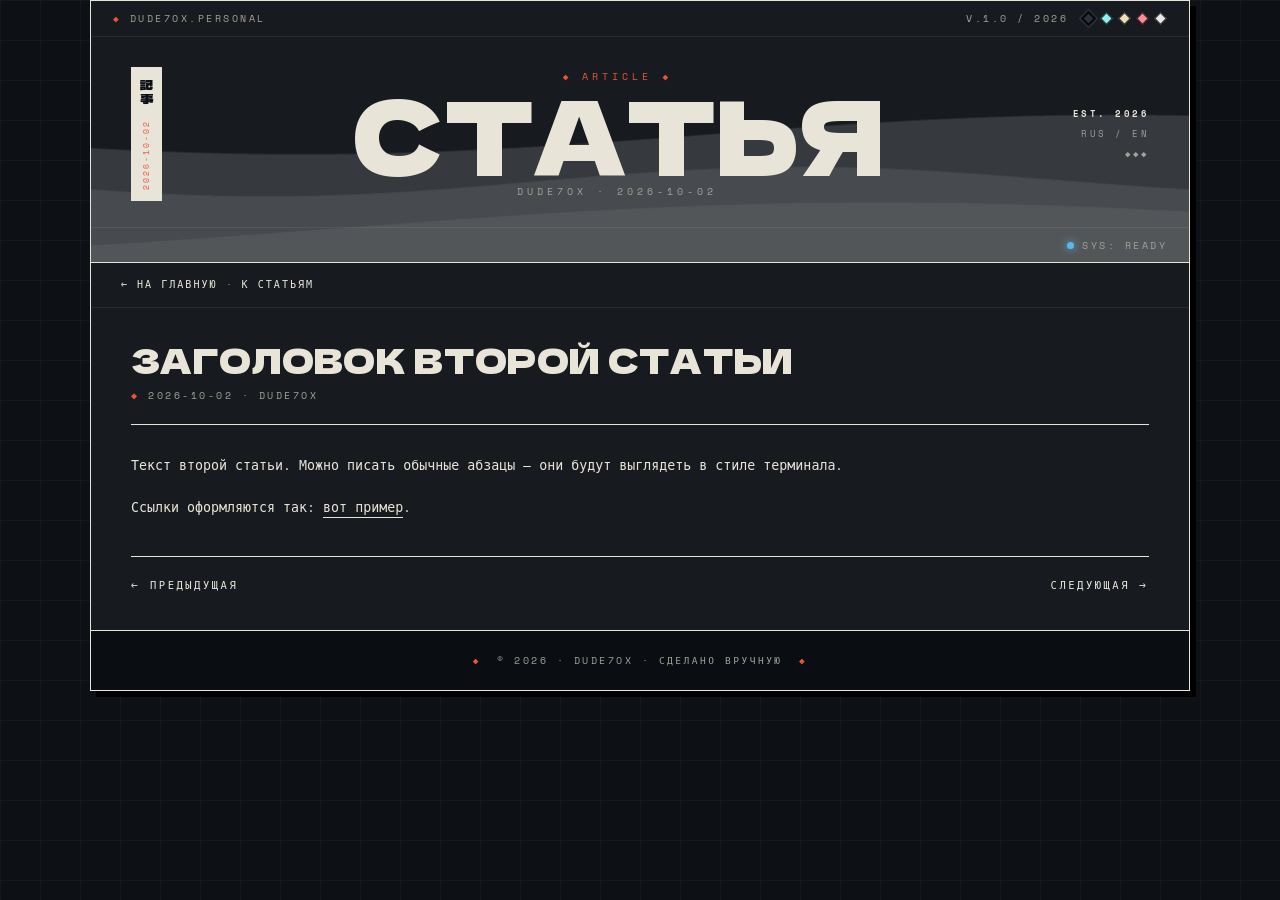
<file: articles/post2.html>
<!-- Сделано Dude7ox -->
<!DOCTYPE html>
<html lang="ru" data-theme="night">
<head>
    <meta charset="UTF-8">
    <meta name="viewport" content="width=device-width, initial-scale=1.0">
    <title>Заголовок второй статьи · Dude7ox</title>
    <meta name="theme-color" content="#0d1014">
    <script>
        (function () {
            try {
                var t = localStorage.getItem('theme') || 'night';
                if (t === 'paper')   t = 'night';
                if (t === 'emerald') t = 'night';
                if (t === 'orange')  t = 'coffee';
                document.documentElement.setAttribute('data-theme', t);
            } catch (e) {}
        })();
    </script>
    <link rel="stylesheet" href="../style.css">
</head>
<body>
    <div class="container">
        <div class="header-wrapper">
            <canvas id="xmbCanvas"></canvas>

            <div class="cover-top">
                <span>DUDE7OX.PERSONAL</span>

                <div class="cover-top-right">
                    <span>V.1.0 / 2026</span>

                    <div class="theme-switcher" role="group" aria-label="Выбор темы">
                        <button class="theme-btn" data-theme-target="night"  title="Ночь"            aria-label="Ночь"></button>
                        <button class="theme-btn" data-theme-target="sea"    title="Морская волна"    aria-label="Морская волна"></button>
                        <button class="theme-btn" data-theme-target="coffee" title="Кофе с молоком"   aria-label="Кофе с молоком"></button>
                        <button class="theme-btn" data-theme-target="wine"   title="Бордовый"         aria-label="Бордовый"></button>
                        <button class="theme-btn" data-theme-target="light"  title="Светло-серый"     aria-label="Светло-серый"></button>
                    </div>
                </div>
            </div>

            <div class="header">
                <div class="jp-strip">
                    <span class="jp-vertical">記事</span>
                    <span class="jp-mark">2026-10-02</span>
                </div>

                <div class="brand">
                    <span class="brand-eyebrow">◆ ARTICLE ◆</span>
                    <h1>СТАТЬЯ</h1>
                    <span class="brand-sub">Dude7ox · 2026-10-02</span>
                </div>

                <div class="cover-label">
                    <span>EST. 2026</span>
                    <span>RUS / EN</span>
                    <span>◆◆◆</span>
                </div>
            </div>

            <div class="cover-bottom">
                <span>SYS: READY</span>
            </div>
        </div>

        <div class="breadcrumb">
            <a href="../index.html">← На главную</a> · <a href="index.html">К статьям</a>
        </div>

        <div class="content">
            <article>
                <header class="post-header">
                    <h2>Заголовок второй статьи</h2>
                    <div class="post-meta">2026-10-02 · Dude7ox</div>
                </header>
                <div class="post-body">
                    <p>
                        Текст второй статьи. Можно писать обычные абзацы — они будут
                        выглядеть в стиле терминала.
                    </p>
                    <p>
                        Ссылки оформляются так: <a href="https://github.com/dude-7ox" target="_blank">вот пример</a>.
                    </p>
                </div>
                <nav class="post-nav">
                    <a href="post1.html">← Предыдущая</a>
                    <a href="post3.html">Следующая →</a>
                </nav>
            </article>
        </div>

        <div class="footer">
            © 2026 · Dude7ox · СДЕЛАНО ВРУЧНУЮ
        </div>
    </div>

    <script>
        const root = document.documentElement;
        const themeButtons = document.querySelectorAll('.theme-btn');

        function applyTheme(theme) {
            root.setAttribute('data-theme', theme);
            try { localStorage.setItem('theme', theme); } catch (e) {}
            themeButtons.forEach(btn => {
                btn.classList.toggle('active', btn.dataset.themeTarget === theme);
            });
            updateWaveColor();
        }

        themeButtons.forEach(btn => {
            btn.addEventListener('click', () => applyTheme(btn.dataset.themeTarget));
        });

        const canvas = document.getElementById('xmbCanvas');
        const ctx = canvas.getContext('2d');
        let width, height;
        let waveRgb = '255, 255, 255';

        function updateWaveColor() {
            const v = getComputedStyle(root).getPropertyValue('--wave-rgb').trim();
            waveRgb = v || '255, 255, 255';
        }

        function resize() {
            if (!canvas.parentElement) return;
            const rect = canvas.parentElement.getBoundingClientRect();
            const dpr = window.devicePixelRatio || 1;
            canvas.width = rect.width * dpr;
            canvas.height = rect.height * dpr;
            ctx.setTransform(1, 0, 0, 1, 0, 0);
            ctx.scale(dpr, dpr);
            width = rect.width;
            height = rect.height;
        }
        window.addEventListener('resize', resize);

        const waves = [
            { frequency: 0.004, amplitude: 18, speed:  0.010, opacity: 0.18, phaseShift: 0,             baseHeight: 0.50 },
            { frequency: 0.006, amplitude: 14, speed: -0.008, opacity: 0.12, phaseShift: Math.PI / 3,   baseHeight: 0.68 },
            { frequency: 0.003, amplitude: 24, speed:  0.005, opacity: 0.09, phaseShift: Math.PI / 1.5, baseHeight: 0.85 }
        ];

        let increment = 0;

        function animate() {
            if (!width || !height) { requestAnimationFrame(animate); return; }
            ctx.clearRect(0, 0, width, height);

            waves.forEach(wave => {
                ctx.beginPath();
                ctx.fillStyle = 'rgba(' + waveRgb + ', ' + wave.opacity + ')';

                for (let x = 0; x <= width; x++) {
                    const y = (height * wave.baseHeight) +
                              Math.sin(x * wave.frequency + increment * wave.speed + wave.phaseShift) * wave.amplitude +
                              Math.cos(x * 0.001 + increment * 0.005) * (wave.amplitude * 0.3);
                    if (x === 0) ctx.moveTo(x, y);
                    else ctx.lineTo(x, y);
                }

                ctx.lineTo(width, height);
                ctx.lineTo(0, height);
                ctx.closePath();
                ctx.fill();
            });

            increment += 1;
            requestAnimationFrame(animate);
        }

        window.addEventListener('load', () => {
            const saved = root.getAttribute('data-theme') || 'night';
            applyTheme(saved);
            resize();
            animate();
        });
    </script>
</body>
</html>
</file>
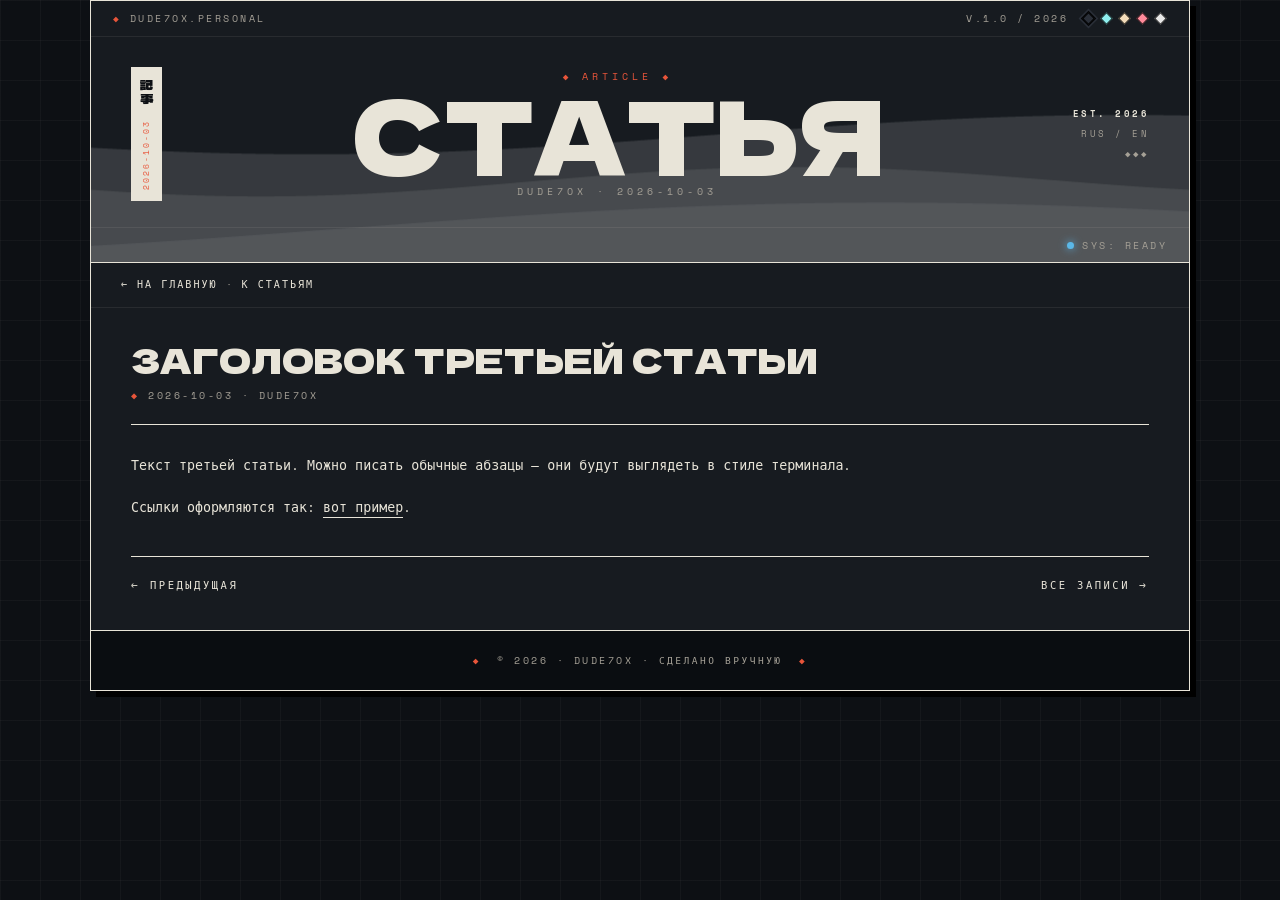
<file: articles/post3.html>
<!-- Сделано Dude7ox -->
<!DOCTYPE html>
<html lang="ru" data-theme="night">
<head>
    <meta charset="UTF-8">
    <meta name="viewport" content="width=device-width, initial-scale=1.0">
    <title>Заголовок третьей статьи · Dude7ox</title>
    <meta name="theme-color" content="#0d1014">
    <script>
        (function () {
            try {
                var t = localStorage.getItem('theme') || 'night';
                if (t === 'paper')   t = 'night';
                if (t === 'emerald') t = 'night';
                if (t === 'orange')  t = 'coffee';
                document.documentElement.setAttribute('data-theme', t);
            } catch (e) {}
        })();
    </script>
    <link rel="stylesheet" href="../style.css">
</head>
<body>
    <div class="container">
        <div class="header-wrapper">
            <canvas id="xmbCanvas"></canvas>

            <div class="cover-top">
                <span>DUDE7OX.PERSONAL</span>

                <div class="cover-top-right">
                    <span>V.1.0 / 2026</span>

                    <div class="theme-switcher" role="group" aria-label="Выбор темы">
                        <button class="theme-btn" data-theme-target="night"  title="Ночь"            aria-label="Ночь"></button>
                        <button class="theme-btn" data-theme-target="sea"    title="Морская волна"    aria-label="Морская волна"></button>
                        <button class="theme-btn" data-theme-target="coffee" title="Кофе с молоком"   aria-label="Кофе с молоком"></button>
                        <button class="theme-btn" data-theme-target="wine"   title="Бордовый"         aria-label="Бордовый"></button>
                        <button class="theme-btn" data-theme-target="light"  title="Светло-серый"     aria-label="Светло-серый"></button>
                    </div>
                </div>
            </div>

            <div class="header">
                <div class="jp-strip">
                    <span class="jp-vertical">記事</span>
                    <span class="jp-mark">2026-10-03</span>
                </div>

                <div class="brand">
                    <span class="brand-eyebrow">◆ ARTICLE ◆</span>
                    <h1>СТАТЬЯ</h1>
                    <span class="brand-sub">Dude7ox · 2026-10-03</span>
                </div>

                <div class="cover-label">
                    <span>EST. 2026</span>
                    <span>RUS / EN</span>
                    <span>◆◆◆</span>
                </div>
            </div>

            <div class="cover-bottom">
                <span>SYS: READY</span>
            </div>
        </div>

        <div class="breadcrumb">
            <a href="../index.html">← На главную</a> · <a href="index.html">К статьям</a>
        </div>

        <div class="content">
            <article>
                <header class="post-header">
                    <h2>Заголовок третьей статьи</h2>
                    <div class="post-meta">2026-10-03 · Dude7ox</div>
                </header>
                <div class="post-body">
                    <p>
                        Текст третьей статьи. Можно писать обычные абзацы — они будут
                        выглядеть в стиле терминала.
                    </p>
                    <p>
                        Ссылки оформляются так: <a href="https://github.com/dude-7ox" target="_blank">вот пример</a>.
                    </p>
                </div>
                <nav class="post-nav">
                    <a href="post2.html">← Предыдущая</a>
                    <a href="archive.html">Все записи →</a>
                </nav>
            </article>
        </div>

        <div class="footer">
            © 2026 · Dude7ox · СДЕЛАНО ВРУЧНУЮ
        </div>
    </div>

    <script>
        const root = document.documentElement;
        const themeButtons = document.querySelectorAll('.theme-btn');

        function applyTheme(theme) {
            root.setAttribute('data-theme', theme);
            try { localStorage.setItem('theme', theme); } catch (e) {}
            themeButtons.forEach(btn => {
                btn.classList.toggle('active', btn.dataset.themeTarget === theme);
            });
            updateWaveColor();
        }

        themeButtons.forEach(btn => {
            btn.addEventListener('click', () => applyTheme(btn.dataset.themeTarget));
        });

        const canvas = document.getElementById('xmbCanvas');
        const ctx = canvas.getContext('2d');
        let width, height;
        let waveRgb = '255, 255, 255';

        function updateWaveColor() {
            const v = getComputedStyle(root).getPropertyValue('--wave-rgb').trim();
            waveRgb = v || '255, 255, 255';
        }

        function resize() {
            if (!canvas.parentElement) return;
            const rect = canvas.parentElement.getBoundingClientRect();
            const dpr = window.devicePixelRatio || 1;
            canvas.width = rect.width * dpr;
            canvas.height = rect.height * dpr;
            ctx.setTransform(1, 0, 0, 1, 0, 0);
            ctx.scale(dpr, dpr);
            width = rect.width;
            height = rect.height;
        }
        window.addEventListener('resize', resize);

        const waves = [
            { frequency: 0.004, amplitude: 18, speed:  0.010, opacity: 0.18, phaseShift: 0,             baseHeight: 0.50 },
            { frequency: 0.006, amplitude: 14, speed: -0.008, opacity: 0.12, phaseShift: Math.PI / 3,   baseHeight: 0.68 },
            { frequency: 0.003, amplitude: 24, speed:  0.005, opacity: 0.09, phaseShift: Math.PI / 1.5, baseHeight: 0.85 }
        ];

        let increment = 0;

        function animate() {
            if (!width || !height) { requestAnimationFrame(animate); return; }
            ctx.clearRect(0, 0, width, height);

            waves.forEach(wave => {
                ctx.beginPath();
                ctx.fillStyle = 'rgba(' + waveRgb + ', ' + wave.opacity + ')';

                for (let x = 0; x <= width; x++) {
                    const y = (height * wave.baseHeight) +
                              Math.sin(x * wave.frequency + increment * wave.speed + wave.phaseShift) * wave.amplitude +
                              Math.cos(x * 0.001 + increment * 0.005) * (wave.amplitude * 0.3);
                    if (x === 0) ctx.moveTo(x, y);
                    else ctx.lineTo(x, y);
                }

                ctx.lineTo(width, height);
                ctx.lineTo(0, height);
                ctx.closePath();
                ctx.fill();
            });

            increment += 1;
            requestAnimationFrame(animate);
        }

        window.addEventListener('load', () => {
            const saved = root.getAttribute('data-theme') || 'night';
            applyTheme(saved);
            resize();
            animate();
        });
    </script>
</body>
</html>
</file>
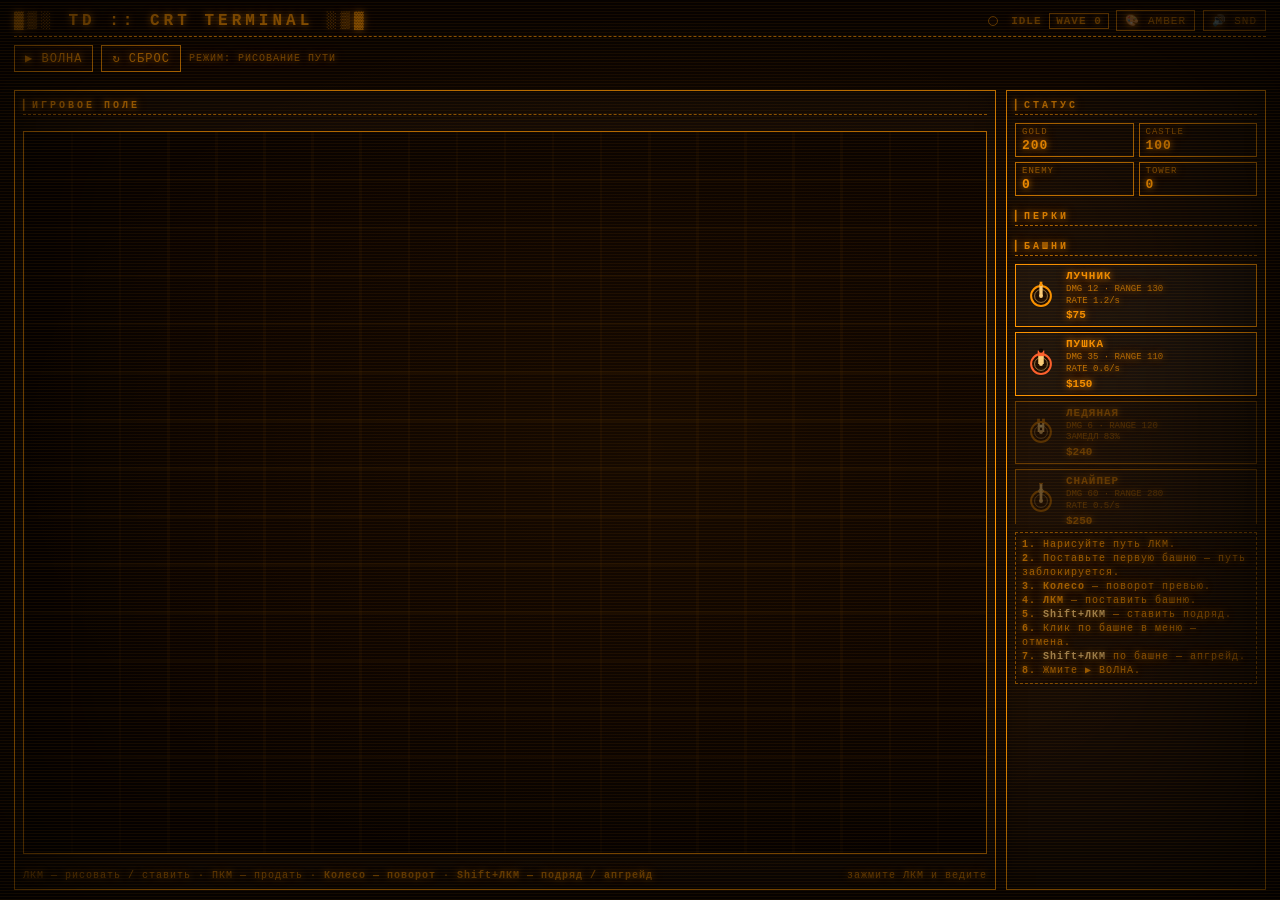
<file: games/TowerDefence.html>
<!DOCTYPE html>
<html lang="ru">
<head>
<meta charset="UTF-8">
<title>TD :: CRT TERMINAL</title>
<style>
  * { box-sizing: border-box; margin: 0; padding: 0; }
  html, body {
    background: var(--bg);
    color: var(--accent);
    font-family: "Courier New", monospace;
    height: 100%;
    overflow: hidden;
  }

  :root, body[data-theme="amber"] {
    --accent:        #ff9500;
    --accent-dim:    #cc7700;
    --accent-bright: #ffd27f;
    --accent-dark:   #ff6030;
    --accent-deep:   #cc4400;
    --bg:            #100600;
    --bg-panel:      #1a0a00;
    --bg-deep:       #0a0300;
    --bg-hover:      #351500;
    --danger:        #ff3000;
    --danger-soft:   #ff6030;
    --shadow-accent: rgba(255,149,0,0.75);
    --shadow-accent2:rgba(255,120,0,0.35);
    --scanline:      rgba(255,149,0,0.06);
    --radial-glow:   rgba(255,149,0,0.05);
  }
  body[data-theme="blue"] {
    --accent:        #78bef0;
    --accent-dim:    #4a8ac0;
    --accent-bright: #b4dcff;
    --accent-dark:   #4a8ac0;
    --accent-deep:   #2a5a80;
    --bg:            #020a14;
    --bg-panel:      #0a1a2a;
    --bg-deep:       #010610;
    --bg-hover:      #0f2a44;
    --danger:        #ff5050;
    --danger-soft:   #ff8070;
    --shadow-accent: rgba(120,190,240,0.75);
    --shadow-accent2:rgba(80,150,220,0.35);
    --scanline:      rgba(120,190,240,0.06);
    --radial-glow:   rgba(120,190,240,0.05);
  }
  body[data-theme="green"] {
    --accent:        #33ff66;
    --accent-dim:    #1a9944;
    --accent-bright: #99ffaa;
    --accent-dark:   #1a9944;
    --accent-deep:   #0a5530;
    --bg:            #001000;
    --bg-panel:      #04200c;
    --bg-deep:       #000800;
    --bg-hover:      #0a3018;
    --danger:        #ff3000;
    --danger-soft:   #ff6030;
    --shadow-accent: rgba(51,255,102,0.75);
    --shadow-accent2:rgba(30,200,80,0.35);
    --scanline:      rgba(51,255,102,0.06);
    --radial-glow:   rgba(51,255,102,0.05);
  }

  body::before {
    content: "";
    position: fixed; inset: 0;
    background:
      repeating-linear-gradient(0deg, var(--scanline) 0 1px, transparent 1px 3px),
      radial-gradient(ellipse at center, var(--radial-glow), transparent 70%);
    pointer-events: none;
    z-index: 1000;
    animation: flicker 4s infinite;
  }
  body::after {
    content: "";
    position: fixed; inset: 0;
    box-shadow: inset 0 0 200px 40px rgba(0,0,0,0.9);
    pointer-events: none;
    z-index: 999;
  }
  @keyframes flicker {
    0%,100% { opacity: 1; }
    92% { opacity: 1; }
    93% { opacity: 0.85; }
    94% { opacity: 1; }
  }
  .wrap {
    padding: 10px 14px;
    height: 100vh;
    display: flex;
    flex-direction: column;
    gap: 8px;
    text-shadow: 0 0 6px var(--shadow-accent), 0 0 12px var(--shadow-accent2);
    position: relative;
    z-index: 10;
  }
  h1 {
    font-size: 16px;
    letter-spacing: 4px;
    border-bottom: 1px dashed var(--accent);
    padding-bottom: 5px;
    display: flex;
    justify-content: space-between;
    align-items: center;
    user-select: none;
  }
  h1 .title-clickable {
    cursor: text;
    transition: color 0.3s;
  }
  h1 .title-clickable:hover {
    color: var(--accent-bright);
  }
  h1 small { font-size: 11px; letter-spacing: 1px; opacity: 0.7; }

  #debugPanel {
    display: none;
    border: 1px dashed var(--danger-soft);
    background: rgba(255,48,0,0.05);
    padding: 6px 10px;
    font-size: 11px;
    letter-spacing: 1px;
    color: var(--danger-soft);
  }
  #debugPanel.active { display: flex; gap: 8px; align-items: center; flex-wrap: wrap; }
  #debugPanel .dbg-label {
    color: var(--danger);
    font-weight: bold;
    opacity: 0.8;
    margin-right: 4px;
  }
  #debugPanel button {
    background: var(--bg-panel);
    color: var(--danger-soft);
    border: 1px solid var(--danger);
    font-family: inherit;
    font-size: 10px;
    padding: 3px 8px;
    letter-spacing: 1px;
    cursor: pointer;
    text-shadow: 0 0 4px rgba(255,48,0,0.6);
    transition: all 0.12s;
  }
  #debugPanel button:hover {
    background: var(--danger);
    color: var(--bg);
    text-shadow: none;
  }

  .status-led {
    display: inline-block;
    width: 10px; height: 10px;
    border-radius: 50%;
    background: var(--bg-panel);
    border: 1px solid var(--accent);
    vertical-align: middle;
    margin-right: 6px;
    transition: background 0.05s, box-shadow 0.05s;
  }
  .status-led.on { background: var(--accent); box-shadow: 0 0 10px var(--accent), 0 0 20px var(--accent); }
  .status-led.danger { background: var(--danger); box-shadow: 0 0 10px var(--danger), 0 0 20px var(--danger); }

  button, select, input {
    background: var(--bg-panel);
    color: var(--accent);
    border: 1px solid var(--accent);
    font-family: inherit;
    font-size: 12px;
    padding: 5px 10px;
    letter-spacing: 1px;
    cursor: pointer;
    outline: none;
    text-shadow: inherit;
    transition: background 0.15s;
  }
  button:hover, select:hover { background: var(--bg-hover); }
  button.active { background: var(--accent); color: var(--bg); text-shadow: none; }
  button:disabled { opacity: 0.4; cursor: not-allowed; }
  button:disabled:hover { background: var(--bg-panel); }

  .main {
    display: grid;
    grid-template-columns: 1fr 260px;
    gap: 10px;
    flex: 1;
    min-height: 0;
  }
  .panel {
    border: 1px solid var(--accent);
    padding: 8px;
    display: flex;
    flex-direction: column;
    gap: 8px;
    min-height: 0;
    background: rgba(255,255,255,0.02);
    box-shadow: 0 0 20px rgba(0,0,0,0.3) inset;
  }
  .panel h2 {
    font-size: 10px;
    letter-spacing: 3px;
    opacity: 0.85;
    border-bottom: 1px dashed var(--accent-dim);
    padding-bottom: 3px;
  }
  canvas#game {
    display: block;
    background: var(--bg-deep);
    border: 1px solid var(--accent-dim);
    cursor: crosshair;
    image-rendering: pixelated;
  }
  #canvasWrap {
    flex: 1;
    position: relative;
    min-height: 0;
  }
  .info {
    display: grid;
    grid-template-columns: repeat(2, 1fr);
    gap: 5px;
    font-size: 10px;
  }
  .info div {
    border: 1px solid var(--accent-dim);
    padding: 3px 6px;
    display: flex;
    flex-direction: column;
    gap: 1px;
  }
  .info span { opacity: 0.6; font-size: 9px; letter-spacing: 1px; }
  .info b { font-size: 13px; letter-spacing: 1px; }

  .tower-list {
    display: flex;
    flex-direction: column;
    gap: 5px;
    max-height: 260px;
    overflow-y: auto;
  }
  .tower-card {
    border: 1px solid var(--accent);
    padding: 5px 7px;
    cursor: pointer;
    background: rgba(255,255,255,0.03);
    transition: all 0.12s;
    display: flex;
    gap: 7px;
    align-items: center;
    position: relative;
  }
  .tower-card:hover { background: rgba(255,255,255,0.08); }
  .tower-card.selected {
    background: var(--accent);
    color: var(--bg);
    text-shadow: none;
    box-shadow: 0 0 12px var(--accent);
  }
  .tower-card.disabled { opacity: 0.35; cursor: not-allowed; }
  .tower-card.disabled:hover { background: rgba(255,255,255,0.03); }
  .tower-card canvas { display: block; flex-shrink: 0; }
  .tower-card .tc-info { flex: 1; min-width: 0; }
  .tower-card .tc-name {
    font-size: 11px;
    font-weight: bold;
    letter-spacing: 1px;
  }
  .tower-card .tc-stats {
    font-size: 9px;
    opacity: 0.75;
    margin-top: 2px;
    line-height: 1.3;
  }
  .tower-card.selected .tc-stats { opacity: 0.9; }
  .tower-card .tc-cost {
    font-size: 11px;
    font-weight: bold;
    margin-top: 2px;
  }
  .tower-card.selected .tc-cost { color: var(--bg); }

  .upgrade-panel {
    border: 1px solid var(--accent);
    padding: 8px;
    background: rgba(255,255,255,0.04);
    display: none;
    flex-direction: column;
    gap: 6px;
    box-shadow: 0 0 15px rgba(0,0,0,0.3) inset;
  }
  .upgrade-panel.active { display: flex; }
  .upgrade-panel .up-title {
    font-size: 11px;
    font-weight: bold;
    letter-spacing: 2px;
    border-bottom: 1px dashed var(--accent-dim);
    padding-bottom: 4px;
    display: flex;
    justify-content: space-between;
    align-items: center;
  }
  .upgrade-panel .up-title .close-btn {
    cursor: pointer;
    font-size: 14px;
    padding: 0 4px;
    border: 1px solid var(--accent);
    line-height: 1;
    background: transparent;
  }
  .upgrade-panel .up-title .close-btn:hover { background: var(--accent); color: var(--bg); }

  .upgrade-stats {
    font-size: 10px;
    opacity: 0.85;
    line-height: 1.5;
    padding: 4px 0;
  }
  .upgrade-stats .up-line {
    display: flex;
    justify-content: space-between;
  }
  .upgrade-stats .up-line .val {
    color: var(--accent-bright);
    font-weight: bold;
  }
  .upgrade-stats .up-line .lvl {
    color: var(--accent);
    font-size: 9px;
  }

  .upgrade-buttons {
    display: flex;
    flex-direction: column;
    gap: 4px;
  }
  .upgrade-buttons button {
    width: 100%;
    text-align: left;
    font-size: 10px;
    padding: 5px 8px;
    display: flex;
    justify-content: space-between;
    align-items: center;
  }
  .upgrade-buttons button.maxed {
    opacity: 0.5;
    cursor: not-allowed;
  }
  .upgrade-buttons button .up-price {
    color: var(--accent-bright);
    font-weight: bold;
  }
  .upgrade-buttons button:disabled .up-price { color: #666; }
  .upgrade-buttons button .up-name { letter-spacing: 1px; }
  .upgrade-buttons button:hover:not(:disabled) { background: var(--bg-hover); }
  .upgrade-buttons button.sell-btn {
    border-color: var(--danger-soft);
    color: var(--danger-soft);
    margin-top: 4px;
  }
  .upgrade-buttons button.sell-btn:hover { background: rgba(255,48,0,0.15); }

  .perks-panel {
    border: 1px solid var(--accent);
    padding: 6px;
    background: rgba(255,255,255,0.02);
    font-size: 10px;
    display: none;
    flex-direction: column;
    gap: 3px;
    max-height: 160px;
    overflow-y: auto;
  }
  .perks-panel.active { display: flex; }
  .perks-panel .perk-section-label {
    font-size: 9px;
    letter-spacing: 2px;
    opacity: 0.5;
    padding: 3px 4px 1px 4px;
    border-bottom: 1px dashed var(--accent-dim);
    margin-bottom: 2px;
  }
  .perks-panel .perk-section-label.cursed {
    color: #dd88ff;
    border-bottom-color: rgba(204,68,255,0.3);
  }
  .perk-line {
    display: flex;
    justify-content: space-between;
    padding: 1px 4px;
    border-left: 2px solid var(--accent);
    opacity: 0.9;
  }
  .perk-line.cursed {
    border-left-color: #cc44ff;
    color: #dd88ff;
  }
  .perk-line .perk-val { color: var(--accent-bright); font-weight: bold; }
  .perk-line.cursed .perk-val { color: #dd88ff; }

  #perkModal {
    position: fixed;
    inset: 0;
    background: rgba(0,0,0,0.88);
    z-index: 5000;
    display: none;
    justify-content: center;
    align-items: center;
    padding: 20px;
  }
  #perkModal.active { display: flex; }
  .perk-modal-inner {
    max-width: 1100px;
    width: 100%;
    border: 1px solid var(--accent);
    background: var(--bg);
    padding: 22px 26px 18px;
    box-shadow: 0 0 60px rgba(0,0,0,0.6);
    text-shadow: 0 0 6px var(--shadow-accent);
    position: relative;
  }
  .perk-modal-title {
    font-size: 18px;
    letter-spacing: 6px;
    text-align: center;
    margin-bottom: 2px;
    border-bottom: 1px dashed var(--accent-dim);
    padding-bottom: 8px;
  }
  .perk-modal-sub {
    font-size: 10px;
    opacity: 0.7;
    letter-spacing: 3px;
    text-align: center;
    margin-bottom: 16px;
    padding-top: 6px;
  }
  .perk-cards {
    display: grid;
    grid-template-columns: repeat(3, 1fr);
    gap: 14px;
    margin-bottom: 14px;
  }
  .perk-card {
    border: 1px solid var(--accent);
    padding: 18px 14px 14px;
    cursor: pointer;
    background: rgba(255,255,255,0.03);
    transition: all 0.15s;
    display: flex;
    flex-direction: column;
    gap: 10px;
    aspect-ratio: 2 / 3;
    min-height: 340px;
    position: relative;
    overflow: hidden;
  }
  .perk-card::before {
    content: "";
    position: absolute;
    inset: 4px;
    border: 1px dashed var(--accent-dim);
    pointer-events: none;
  }
  .perk-card:hover {
    background: rgba(255,255,255,0.08);
    transform: translateY(-4px);
    box-shadow: 0 8px 30px rgba(0,0,0,0.5);
  }

  .perk-name {
    font-size: 13px;
    font-weight: bold;
    letter-spacing: 1.5px;
    text-align: center;
    border-top: 1px dashed var(--accent-dim);
    border-bottom: 1px dashed var(--accent-dim);
    padding: 8px 0;
    text-transform: uppercase;
    margin-top: 8px;
  }
  .perk-desc {
    font-size: 11px;
    line-height: 1.7;
    text-align: center;
    flex: 1;
    display: flex;
    align-items: center;
    justify-content: center;
    padding: 10px 6px;
    opacity: 0.9;
    letter-spacing: 0.5px;
  }
  .perk-cursed-warning {
    font-size: 10px;
    line-height: 1.6;
    text-align: center;
    padding: 8px 6px;
    color: #dd88ff;
    border-top: 1px dashed rgba(204,68,255,0.4);
    letter-spacing: 0.5px;
  }
  .perk-rarity {
    font-size: 9px;
    letter-spacing: 3px;
    text-align: center;
    opacity: 0.7;
    padding-top: 8px;
    border-top: 1px dashed var(--accent-dim);
  }
  .perk-stacks-badge {
    position: absolute;
    top: 10px;
    right: 10px;
    background: rgba(0,0,0,0.7);
    border: 1px solid currentColor;
    padding: 2px 7px;
    font-size: 10px;
    font-weight: bold;
    letter-spacing: 1px;
    z-index: 2;
  }

  .perk-card.rarity-common { border-color: var(--accent); color: var(--accent); }
  .perk-card.rarity-rare {
    border-color: #ffcc44;
    color: #ffcc44;
    box-shadow: 0 0 20px rgba(255,204,68,0.25), inset 0 0 30px rgba(255,204,68,0.05);
  }
  .perk-card.rarity-legendary {
    border-color: var(--danger);
    color: var(--danger);
    box-shadow: 0 0 25px rgba(255,48,0,0.4), inset 0 0 30px rgba(255,48,0,0.08);
    animation: legendPulse 2s infinite;
  }
  .perk-card.rarity-cursed {
    border-color: #cc44ff;
    color: #dd88ff;
    background: rgba(204,68,255,0.06);
    box-shadow: 0 0 30px rgba(204,68,255,0.4), inset 0 0 40px rgba(204,68,255,0.08);
    animation: cursedPulse 2.5s infinite;
  }
  .perk-card.rarity-cursed::before {
    border-color: rgba(204,68,255,0.35);
  }
  .perk-card.rarity-cursed .perk-name { color: #dd88ff; }
  @keyframes legendPulse {
    0%,100% { box-shadow: 0 0 25px rgba(255,48,0,0.4), inset 0 0 30px rgba(255,48,0,0.08); }
    50% { box-shadow: 0 0 40px rgba(255,48,0,0.7), inset 0 0 40px rgba(255,48,0,0.12); }
  }
  @keyframes cursedPulse {
    0%,100% { box-shadow: 0 0 30px rgba(204,68,255,0.4), inset 0 0 40px rgba(204,68,255,0.08); }
    50% { box-shadow: 0 0 50px rgba(204,68,255,0.8), inset 0 0 50px rgba(204,68,255,0.15); }
  }
  .perk-card.rarity-rare .perk-name { color: #ffcc44; }
  .perk-card.rarity-legendary .perk-name { color: var(--danger); }

  .perk-modal-footer {
    display: flex;
    justify-content: space-between;
    align-items: center;
    gap: 12px;
    border-top: 1px dashed var(--accent-dim);
    padding-top: 12px;
  }
  .reroll-btn {
    background: var(--bg-panel);
    color: var(--accent);
    border: 1px solid var(--accent);
    padding: 8px 16px;
    font-family: inherit;
    font-size: 11px;
    letter-spacing: 2px;
    cursor: pointer;
    transition: all 0.15s;
  }
  .reroll-btn:hover:not(:disabled) {
    background: var(--accent);
    color: var(--bg);
    text-shadow: none;
  }
  .reroll-btn:disabled {
    opacity: 0.35;
    cursor: not-allowed;
  }
  .reroll-cost {
    color: var(--accent-bright);
    font-weight: bold;
    margin-left: 6px;
  }
  .reroll-btn:disabled .reroll-cost { color: #666; }

  .mods-bar {
    display: flex;
    flex-wrap: wrap;
    gap: 6px;
    font-size: 10px;
    margin-top: 2px;
  }
  .mod-badge {
    border: 1px solid var(--danger-soft);
    color: var(--danger-soft);
    padding: 2px 7px;
    letter-spacing: 1px;
    background: rgba(255,96,48,0.1);
    font-size: 10px;
  }
  .mod-badge .mod-count {
    font-weight: bold;
    margin-left: 4px;
    opacity: 0.9;
  }

  .bar {
    display: flex;
    flex-wrap: wrap;
    gap: 8px;
    align-items: center;
    font-size: 12px;
  }
  .small { font-size: 10px; opacity: 0.7; letter-spacing: 1px; }
  .hint {
    font-size: 10px;
    opacity: 0.6;
    letter-spacing: 1px;
    line-height: 1.4;
    padding: 5px 6px;
    border: 1px dashed var(--accent-dim);
  }
  .hint b.shift {
    color: var(--accent-bright);
    text-shadow: 0 0 6px var(--shadow-accent);
  }
  .bottom-bar {
    display: flex;
    gap: 8px;
    align-items: center;
    flex-wrap: wrap;
  }
  .wpm-badge {
    border: 1px solid var(--accent);
    padding: 1px 6px;
    font-size: 11px;
    letter-spacing: 1px;
  }
  .sound-btn, .theme-btn {
    border: 1px solid var(--accent);
    background: var(--bg-panel);
    color: var(--accent);
    padding: 3px 8px;
    font-size: 11px;
    letter-spacing: 1px;
    cursor: pointer;
    font-family: inherit;
  }
  .sound-btn.muted { color: var(--accent-deep); border-color: var(--accent-deep); }
  .sound-btn:hover, .theme-btn:hover { background: var(--bg-hover); }
  .theme-btn.theme-blue { border-color: #78bef0; color: #78bef0; }
  .theme-btn.theme-green { border-color: #33ff66; color: #33ff66; }
  .theme-btn.theme-amber { border-color: #ff9500; color: #ff9500; }
  ::-webkit-scrollbar { width: 6px; }
  ::-webkit-scrollbar-thumb { background: var(--accent); }
  ::-webkit-scrollbar-track { background: var(--bg-panel); }
</style>
</head>
<body data-theme="amber">
<div class="wrap">
  <h1>
    <span class="title-clickable" id="titleClick">▓▒░ TD :: CRT TERMINAL ░▒▓</span>
    <small>
      <span class="status-led" id="led"></span>
      <span id="statusText">IDLE</span>
      <span class="wpm-badge" id="waveBadge">WAVE 0</span>
      <button class="theme-btn theme-amber" id="themeToggle" title="Сменить тему (T)">🎨 AMBER</button>
      <button class="sound-btn" id="soundToggle" title="Toggle sound">🔊 SND</button>
    </small>
  </h1>

  <div id="debugPanel">
    <span class="dbg-label">[DEBUG]</span>
    <button id="dbgGold1000">+1000 GOLD</button>
    <button id="dbgSkipWave">SKIP WAVE</button>
    <button id="dbgKillEnemies">KILL ALL</button>
    <button id="dbgHealCastle">HEAL CASTLE</button>
    <button id="dbgMaxUpgrade">MAX ALL TOWERS</button>
    <button id="dbgGivePerk">RANDOM PERK</button>
    <button id="dbgShowWave">SHOW WAVE</button>
  </div>

  <div class="bar">
    <button id="btnWave">▶ ВОЛНА</button>
    <button id="btnReset">↻ СБРОС</button>
    <span class="small" id="modeLabel">РЕЖИМ: РИСОВАНИЕ ПУТИ</span>
  </div>

  <div class="mods-bar" id="modsBar"></div>

  <div class="main">
    <div class="panel">
      <h2>▎ИГРОВОЕ ПОЛЕ</h2>
      <div id="canvasWrap">
        <canvas id="game" width="800" height="600"></canvas>
      </div>
      <div class="bottom-bar">
        <span class="small">ЛКМ — рисовать / ставить · ПКМ — продать · <b>Колесо — поворот</b> · <b class="shift">Shift+ЛКМ — подряд / апгрейд</b></span>
        <span class="small" id="hintText" style="margin-left:auto"></span>
      </div>
    </div>

    <div class="panel">
      <h2>▎СТАТУС</h2>
      <div class="info">
        <div><span>GOLD</span><b id="iGold">200</b></div>
        <div><span>CASTLE</span><b id="iHp">100</b></div>
        <div><span>ENEMY</span><b id="iEnemies">0</b></div>
        <div><span>TOWER</span><b id="iTowers">0</b></div>
      </div>

      <div class="upgrade-panel" id="upgradePanel">
        <div class="up-title">
          <span id="upTitleName">БАШНЯ</span>
          <span class="close-btn" id="upClose">✕</span>
        </div>
        <div class="upgrade-stats" id="upgradeStats"></div>
        <div class="upgrade-buttons" id="upgradeButtons"></div>
      </div>

      <h2 style="margin-top:6px">▎ПЕРКИ</h2>
      <div class="perks-panel" id="perksPanel"></div>

      <h2 style="margin-top:6px">▎БАШНИ</h2>
      <div class="tower-list" id="towerList"></div>

      <div class="hint">
        <b>1.</b> Нарисуйте путь ЛКМ.<br>
        <b>2.</b> Поставьте первую башню — путь заблокируется.<br>
        <b>3.</b> <b>Колесо</b> — поворот превью.<br>
        <b>4.</b> <b>ЛКМ</b> — поставить башню.<br>
        <b>5.</b> <b class="shift">Shift+ЛКМ</b> — ставить подряд.<br>
        <b>6.</b> Клик по башне в меню — отмена.<br>
        <b>7.</b> <b class="shift">Shift+ЛКМ</b> по башне — апгрейд.<br>
        <b>8.</b> Жмите ▶ ВОЛНА.
      </div>
    </div>
  </div>
</div>

<div id="perkModal">
  <div class="perk-modal-inner">
    <div class="perk-modal-title">▓▓ ВЫБЕРИ УЛУЧШЕНИЕ ▓▓</div>
    <div class="perk-modal-sub" id="perkModalSub">ВОЛНА 5 ПРОЙДЕНА</div>
    <div class="perk-cards" id="perkCards"></div>
    <div class="perk-modal-footer">
      <span class="small" id="rerollHint">РЕРОЛЛ — обновить карточки (клавиша R)</span>
      <button class="reroll-btn" id="btnReroll">
        ↻ РЕРОЛЛ <span class="reroll-cost" id="rerollCost">FREE</span>
      </button>
    </div>
  </div>
</div>

<script>
"use strict";

/* ============================================================
   ТЕМЫ
   ============================================================ */
const THEME_PALETTES = {
  amber: {
    accent: '#ff9500', accentDim: '#cc7700', accentBright: '#ffd27f',
    accentDark: '#ff6030', danger: '#ff3000', dangerSoft: '#ff6030',
    bg: '#100600', bgDeep: '#0a0300', bgPanel: '#1a0a00',
    laser: '#ff3000', laserGlow: '#ffaa88', laserCore: '#fff5b0',
    enemy: '#ff9500', projectile: '#fff5b0',
    cannonProj: '#ffaa44', frostProj: '#fff5b0', sniperProj: '#fff5b0',
  },
  blue: {
    accent: '#78bef0', accentDim: '#4a8ac0', accentBright: '#b4dcff',
    accentDark: '#4a8ac0', danger: '#ff5050', dangerSoft: '#ff8070',
    bg: '#020a14', bgDeep: '#010610', bgPanel: '#0a1a2a',
    laser: '#ff3060', laserGlow: '#ffaacc', laserCore: '#fff0f5',
    enemy: '#78bef0', projectile: '#b4dcff',
    cannonProj: '#a0d0ff', frostProj: '#e0f0ff', sniperProj: '#d0e8ff',
  },
  green: {
    accent: '#33ff66', accentDim: '#1a9944', accentBright: '#99ffaa',
    accentDark: '#1a9944', danger: '#ff3000', dangerSoft: '#ff6030',
    bg: '#001000', bgDeep: '#000800', bgPanel: '#04200c',
    laser: '#ff3000', laserGlow: '#ffaa88', laserCore: '#fff5b0',
    enemy: '#33ff66', projectile: '#99ffaa',
    cannonProj: '#80ff99', frostProj: '#d0ffd0', sniperProj: '#b0ffb0',
  },
};
let PAL = THEME_PALETTES.amber;

/* ============================================================
   КЭШ DOM
   ============================================================ */
const DOM = {
  iGold: document.getElementById('iGold'),
  iHp: document.getElementById('iHp'),
  iEnemies: document.getElementById('iEnemies'),
  iTowers: document.getElementById('iTowers'),
  waveBadge: document.getElementById('waveBadge'),
  led: document.getElementById('led'),
  statusText: document.getElementById('statusText'),
  btnWave: document.getElementById('btnWave'),
  modeLabel: document.getElementById('modeLabel'),
  hintText: document.getElementById('hintText'),
  upgradePanel: document.getElementById('upgradePanel'),
  upgradeStats: document.getElementById('upgradeStats'),
  upgradeButtons: document.getElementById('upgradeButtons'),
  upTitleName: document.getElementById('upTitleName'),
  perksPanel: document.getElementById('perksPanel'),
  modsBar: document.getElementById('modsBar'),
  perkModal: document.getElementById('perkModal'),
  perkModalSub: document.getElementById('perkModalSub'),
  perkCards: document.getElementById('perkCards'),
  btnReroll: document.getElementById('btnReroll'),
  rerollCost: document.getElementById('rerollCost'),
  debugPanel: document.getElementById('debugPanel'),
  themeToggle: document.getElementById('themeToggle'),
  towerCards: [],
};

/* ============================================================
   ЗВУК
   ============================================================ */
const Sound = {
  ctx: null, masterGain: null, muted: false,
  activeCount: 0, maxConcurrent: 8, lastPlayTime: {},
  init() {
    if (this.ctx) return;
    try {
      this.ctx = new (window.AudioContext || window.webkitAudioContext)();
      this.masterGain = this.ctx.createGain();
      this.masterGain.gain.value = 0.22;
      this.lpFilter = this.ctx.createBiquadFilter();
      this.lpFilter.type = 'lowpass';
      this.lpFilter.frequency.value = 1800;
      this.lpFilter.Q.value = 0.5;
      this.masterGain.connect(this.lpFilter);
      this.lpFilter.connect(this.ctx.destination);
    } catch (e) {}
  },
  resume() { if (this.ctx && this.ctx.state === 'suspended') this.ctx.resume(); },
  toggle() {
    this.muted = !this.muted;
    if (this.masterGain) this.masterGain.gain.value = this.muted ? 0 : 0.22;
    return !this.muted;
  },
  canPlay(key, ms) {
    const now = performance.now();
    if (this.lastPlayTime[key] && now - this.lastPlayTime[key] < ms) return false;
    this.lastPlayTime[key] = now;
    return true;
  },
  playTone(freq, duration, type, volume, sweep) {
    if (!this.ctx || this.muted) return;
    if (this.activeCount >= this.maxConcurrent) return;
    this.resume();
    this.activeCount++;
    const t0 = this.ctx.currentTime;
    const osc = this.ctx.createOscillator();
    const gain = this.ctx.createGain();
    osc.type = type || 'triangle';
    osc.frequency.setValueAtTime(freq, t0);
    if (sweep) osc.frequency.exponentialRampToValueAtTime(Math.max(20, sweep), t0 + duration);
    const v = (volume === undefined ? 0.3 : volume);
    gain.gain.setValueAtTime(0, t0);
    gain.gain.linearRampToValueAtTime(v, t0 + Math.min(0.02, duration * 0.3));
    gain.gain.exponentialRampToValueAtTime(0.001, t0 + duration);
    osc.connect(gain); gain.connect(this.masterGain);
    osc.start(t0); osc.stop(t0 + duration + 0.02);
    osc.onended = () => { this.activeCount = Math.max(0, this.activeCount - 1); };
  },
  playNoise(duration, volume, filterFreq) {
    if (!this.ctx || this.muted) return;
    if (this.activeCount >= this.maxConcurrent) return;
    this.resume();
    this.activeCount++;
    const t0 = this.ctx.currentTime;
    const bufferSize = Math.floor(this.ctx.sampleRate * duration);
    const buffer = this.ctx.createBuffer(1, bufferSize, this.ctx.sampleRate);
    const data = buffer.getChannelData(0);
    for (let i = 0; i < bufferSize; i++) data[i] = (Math.random() * 2 - 1) * (1 - i / bufferSize);
    const src = this.ctx.createBufferSource();
    src.buffer = buffer;
    const filter = this.ctx.createBiquadFilter();
    filter.type = 'lowpass';
    filter.frequency.value = filterFreq || 400;
    const gain = this.ctx.createGain();
    const v = volume === undefined ? 0.3 : volume;
    gain.gain.setValueAtTime(0, t0);
    gain.gain.linearRampToValueAtTime(v, t0 + 0.01);
    gain.gain.exponentialRampToValueAtTime(0.001, t0 + duration);
    src.connect(filter); filter.connect(gain); gain.connect(this.masterGain);
    src.start(t0);
    src.onended = () => { this.activeCount = Math.max(0, this.activeCount - 1); };
  },
  shootArrow() { this.playTone(420, 0.07, 'triangle', 0.06, 280); },
  shootCannon() { this.playTone(90, 0.18, 'sine', 0.14, 45); this.playNoise(0.12, 0.14, 250); },
  shootFrost() { this.playTone(760, 0.1, 'sine', 0.06, 900); },
  shootSniper() { this.playTone(220, 0.18, 'triangle', 0.12, 110); },
  shootLaser() { this.playTone(380, 0.22, 'triangle', 0.09, 180); this.playTone(190, 0.22, 'sine', 0.06, 80); },
  enemyHit() { this.playTone(140, 0.035, 'sine', 0.05, 110); },
  enemyDie() { this.playTone(280, 0.12, 'triangle', 0.09, 90); this.playNoise(0.08, 0.07, 350); },
  bossDie() { this.playTone(110, 0.4, 'sine', 0.16, 40); this.playNoise(0.35, 0.12, 300); },
  castleHit() { this.playTone(55, 0.3, 'sine', 0.18, 35); this.playNoise(0.18, 0.12, 200); },
  build() { this.playTone(280, 0.09, 'triangle', 0.1); setTimeout(() => this.playTone(420, 0.12, 'triangle', 0.09), 70); },
  upgrade() {
    this.playTone(300, 0.1, 'triangle', 0.1);
    setTimeout(() => this.playTone(400, 0.1, 'triangle', 0.1), 70);
    setTimeout(() => this.playTone(530, 0.16, 'triangle', 0.11), 140);
  },
  upgradeFail() { this.playTone(150, 0.15, 'square', 0.08, 120); },
  sell() { this.playTone(400, 0.1, 'triangle', 0.1); setTimeout(() => this.playTone(240, 0.16, 'triangle', 0.1), 90); },
  placeError() { this.playTone(90, 0.18, 'triangle', 0.14, 60); },
  waveStart() {
    this.playTone(180, 0.18, 'triangle', 0.12);
    setTimeout(() => this.playTone(260, 0.18, 'triangle', 0.12), 160);
    setTimeout(() => this.playTone(340, 0.28, 'triangle', 0.14), 320);
  },
  waveEnd() {
    this.playTone(340, 0.14, 'triangle', 0.12);
    setTimeout(() => this.playTone(420, 0.14, 'triangle', 0.12), 130);
    setTimeout(() => this.playTone(560, 0.22, 'triangle', 0.13), 260);
  },
  click() { this.playTone(520, 0.03, 'sine', 0.05); },
  rotate() { this.playTone(340, 0.02, 'sine', 0.04); },
  perkPick() {
    this.playTone(400, 0.12, 'triangle', 0.14);
    setTimeout(() => this.playTone(530, 0.12, 'triangle', 0.14), 100);
    setTimeout(() => this.playTone(700, 0.2, 'triangle', 0.16), 200);
    setTimeout(() => this.playTone(950, 0.3, 'sine', 0.14), 320);
  },
  cursedPick() {
    this.playTone(140, 0.4, 'sawtooth', 0.14, 70);
    setTimeout(() => this.playTone(110, 0.5, 'sawtooth', 0.12, 55), 250);
    setTimeout(() => this.playTone(80, 0.7, 'sine', 0.14, 40), 500);
  },
  reroll() {
    this.playTone(600, 0.08, 'triangle', 0.1, 400);
    setTimeout(() => this.playTone(500, 0.08, 'triangle', 0.1, 350), 80);
    setTimeout(() => this.playTone(700, 0.12, 'triangle', 0.12, 500), 160);
  },
  modAdded() {
    this.playTone(220, 0.3, 'sawtooth', 0.12, 110);
    setTimeout(() => this.playTone(180, 0.4, 'sawtooth', 0.1, 90), 250);
  },
  themeSwitch() {
    this.playTone(660, 0.08, 'triangle', 0.1);
    setTimeout(() => this.playTone(880, 0.12, 'triangle', 0.1), 70);
  },
  gameOver() {
    this.playTone(180, 0.5, 'sine', 0.18, 60);
    setTimeout(() => this.playTone(140, 0.6, 'sine', 0.18, 50), 400);
    setTimeout(() => this.playTone(100, 1.0, 'sine', 0.18, 35), 800);
  },
};

/* ============================================================
   КОНСТАНТЫ
   ============================================================ */
const canvas = document.getElementById('game');
const ctx = canvas.getContext('2d', { alpha: false });
const W = 800, H = 600;

const MAX_PARTICLES = 300;
const MAX_BEAMS = 60;

const MAX_LEVEL = 6;
const DMG_MULT = 0.30;
const RANGE_MULT = 0.10;
const RATE_MULT = 0.10;
const UPGRADE_COST_FACTOR = 0.65;

const TOWER_RADIUS = 18;

const CIRCLE_VERTICES = (function() {
  const v = [];
  for (let i = 0; i < 16; i++) {
    const a = (i / 16) * Math.PI * 2;
    v.push({ x: Math.cos(a), y: Math.sin(a) });
  }
  return v;
})();

/* ============================================================
   СОСТОЯНИЕ
   ============================================================ */
const state = {
  gold: 200,
  castleHP: 100,
  castleMaxHP: 100,
  wave: 0,
  path: [],
  enemies: [],
  towers: [],
  projectiles: [],
  beams: [],
  particles: [],
  castlePos: null,
  isDrawing: false,
  waveActive: false,
  enemiesToSpawn: 0,
  enemiesTotal: 0,
  spawnTimer: 0,
  gameOver: false,
  selectedTowerType: null,
  selectedTower: null,
  mode: 'draw',
  buildRotation: 0,
  perks: {},
  activeMods: [],
  pendingPerkChoice: false,
  lastPerkWave: 0,
  lastModWave: 0,
  currentPerkChoices: [],
  rerollCount: 0,
  rerollUsed: false,
  shiftHeld: false,
  upgradeFlash: [],
  mods: {
    enemyHpMult: 1,
    enemySpeedMult: 1,
    bossChanceBonus: 0,
    countMult: 1,
    rewardMult: 1,
  },
};

const mouse = { x: 0, y: 0 };

/* ============================================================
   ХЕЛПЕР: путь заблокирован, если есть хотя бы одна башня
   ============================================================ */
function isPathLocked() {
  return state.towers.length > 0;
}

/* ============================================================
   ТИПЫ БАШЕН
   ============================================================ */
const TOWER_TYPES = {
  arrow: {
    name: 'ЛУЧНИК', cost: 75, range: 130, damage: 12, fireRate: 50,
    color: '#ff9500', accent: '#ffd27f',
    projSpeed: 8,
    sound: 'shootArrow', barrel: 'short', radius: TOWER_RADIUS,
  },
  cannon: {
    name: 'ПУШКА', cost: 150, range: 110, damage: 35, fireRate: 100,
    color: '#ff6030', accent: '#ffaa66',
    projSpeed: 5, splash: 45,
    sound: 'shootCannon', barrel: 'thick', radius: TOWER_RADIUS,
  },
  frost: {
    name: 'ЛЕДЯНАЯ', cost: 240, range: 120, damage: 6, fireRate: 70,
    color: '#ffcc80', accent: '#fff5b0',
    projSpeed: 7,
    slow: 0.17, slowDuration: 90,
    sound: 'shootFrost', barrel: 'dual', radius: TOWER_RADIUS,
  },
  sniper: {
    name: 'СНАЙПЕР', cost: 250, range: 280, damage: 60, fireRate: 120,
    color: '#cc7700', accent: '#ffd27f',
    projSpeed: 14,
    sound: 'shootSniper', barrel: 'long', radius: TOWER_RADIUS,
  },
  laser: {
    name: 'ЛАЗЕР', cost: 350, range: 240, damage: 45, fireRate: 180,
    color: '#ff3000', accent: '#ffaa88',
    laser: true,
    sound: 'shootLaser', barrel: 'emitter', radius: TOWER_RADIUS,
  },
};

const ENEMY_BASE_HP = 15;
const ENEMY_HP_PER_WAVE = 42;
const ENEMY_HP_QUADRATIC = 0.55;
const ENEMY_BASE_SPEED = 0.55;
const ENEMY_RADIUS = 12;
const CASTLE_RADIUS = 25;

/* ============================================================
   ХЕЛПЕРЫ ЦВЕТА
   ============================================================ */
function getTowerColor(type, isAccent) {
  const tk = type.name;
  if (tk === 'ЛУЧНИК')   return isAccent ? PAL.accentBright : PAL.accent;
  if (tk === 'ПУШКА')    return isAccent ? PAL.accentBright : PAL.accentDark;
  if (tk === 'ЛЕДЯНАЯ')  return isAccent ? PAL.accentBright : PAL.accentDim;
  if (tk === 'СНАЙПЕР')  return isAccent ? PAL.accentBright : PAL.accentDim;
  if (tk === 'ЛАЗЕР')    return isAccent ? PAL.laserGlow : PAL.laser;
  return isAccent ? PAL.accentBright : PAL.accent;
}

function getProjectileColor(type) {
  if (!type) return PAL.projectile;
  if (type.name === 'ПУШКА')   return PAL.cannonProj;
  if (type.name === 'ЛЕДЯНАЯ') return PAL.frostProj;
  if (type.name === 'СНАЙПЕР') return PAL.sniperProj;
  return PAL.projectile;
}

function hexToRgba(hex, alpha) {
  const h = hex.replace('#','');
  const r = parseInt(h.substring(0,2), 16);
  const g = parseInt(h.substring(2,4), 16);
  const b = parseInt(h.substring(4,6), 16);
  return 'rgba(' + r + ',' + g + ',' + b + ',' + alpha + ')';
}

/* ============================================================
   УТИЛИТЫ
   ============================================================ */
function dist(a, b) {
  const dx = a.x - b.x;
  const dy = a.y - b.y;
  return Math.sqrt(dx * dx + dy * dy);
}
function distSq(a, b) {
  const dx = a.x - b.x;
  const dy = a.y - b.y;
  return dx * dx + dy * dy;
}
function getMousePos(ev) {
  const rect = canvas.getBoundingClientRect();
  const scaleX = canvas.width / rect.width;
  const scaleY = canvas.height / rect.height;
  return {
    x: (ev.clientX - rect.left) * scaleX,
    y: (ev.clientY - rect.top) * scaleY,
  };
}
function pushBeam(b) {
  if (state.beams.length >= MAX_BEAMS) state.beams.shift();
  state.beams.push(b);
}
function spawnParticles(x, y, color, count) {
  const room = MAX_PARTICLES - state.particles.length;
  if (room <= 0) return;
  const n = Math.min(count, room);
  for (let i = 0; i < n; i++) {
    const angle = Math.random() * Math.PI * 2;
    const speed = 1 + Math.random() * 3;
    state.particles.push({
      x, y,
      vx: Math.cos(angle) * speed,
      vy: Math.sin(angle) * speed,
      life: 20 + Math.random() * 20,
      color,
      size: 1.5 + Math.random() * 2.5,
    });
  }
}

/* ============================================================
   КОЛЛАЙДЕРЫ
   ============================================================ */
function getTowerPolygon(tower) {
  const r = tower.type.radius;
  const verts = [];
  for (const v of CIRCLE_VERTICES) {
    verts.push({ x: tower.x + v.x * r, y: tower.y + v.y * r });
  }
  return verts;
}
function makeTowerPolygon(x, y, type) {
  const r = type.radius;
  const verts = [];
  for (const v of CIRCLE_VERTICES) {
    verts.push({ x: x + v.x * r, y: y + v.y * r });
  }
  return verts;
}
function pointInPolygon(px, py, verts) {
  let inside = false;
  for (let i = 0, j = verts.length - 1; i < verts.length; j = i++) {
    const xi = verts[i].x, yi = verts[i].y;
    const xj = verts[j].x, yj = verts[j].y;
    const intersect = ((yi > py) !== (yj > py)) &&
                      (px < (xj - xi) * (py - yi) / (yj - yi) + xi);
    if (intersect) inside = !inside;
  }
  return inside;
}
function pointInTower(px, py, tower) {
  const verts = getTowerPolygon(tower);
  return pointInPolygon(px, py, verts);
}
function polygonsOverlap(vertsA, vertsB) {
  for (const v of vertsA) if (pointInPolygon(v.x, v.y, vertsB)) return true;
  for (const v of vertsB) if (pointInPolygon(v.x, v.y, vertsA)) return true;
  for (let i = 0; i < vertsA.length; i++) {
    const a1 = vertsA[i], a2 = vertsA[(i + 1) % vertsA.length];
    for (let j = 0; j < vertsB.length; j++) {
      const b1 = vertsB[j], b2 = vertsB[(j + 1) % vertsB.length];
      if (segmentsProperlyIntersect(a1, a2, b1, b2)) return true;
    }
  }
  return false;
}
function segmentsProperlyIntersect(p1, p2, p3, p4) {
  const d1 = cross(p3, p4, p1);
  const d2 = cross(p3, p4, p2);
  const d3 = cross(p1, p2, p3);
  const d4 = cross(p1, p2, p4);
  if (((d1 > 0 && d2 < 0) || (d1 < 0 && d2 > 0)) &&
      ((d3 > 0 && d4 < 0) || (d3 < 0 && d4 > 0))) return true;
  return false;
}
function cross(a, b, c) {
  return (b.x - a.x) * (c.y - a.y) - (b.y - a.y) * (c.x - a.x);
}

/* ============================================================
   ПЕРКИ
   ============================================================ */
const PERKS = {
  goldBonus: { name: 'ЗОЛОТАЯ ЖИЛА', desc: '+25% золота за убийство врагов', rarity: 'common',
    apply: (s) => { s.perks.goldBonus = (s.perks.goldBonus || 0) + 0.25; } },
  castleHP: { name: 'КРЕПКИЕ СТЕНЫ', desc: '+30 к максимальному HP замка и полное восстановление', rarity: 'common',
    apply: (s) => { s.castleMaxHP += 30; s.castleHP = s.castleMaxHP; } },
  arrowDmg: { name: 'ОСТРЫЕ СТРЕЛЫ', desc: '+20% урона лучников', rarity: 'common',
    apply: (s) => { s.perks.arrowDmg = (s.perks.arrowDmg || 0) + 0.2; } },
  arrowRate: { name: 'БЫСТРЫЙ ВЫСТРЕЛ', desc: '-15% времени перезарядки лучников', rarity: 'common',
    apply: (s) => { s.perks.arrowRate = (s.perks.arrowRate || 0) + 0.15; } },
  cannonDmg: { name: 'ТЯЖЁЛЫЕ ЯДРА', desc: '+25% урона пушек', rarity: 'common',
    apply: (s) => { s.perks.cannonDmg = (s.perks.cannonDmg || 0) + 0.25; } },
  cannonSplash: { name: 'ШИРОКИЙ ВЗРЫВ', desc: '+30% радиуса взрыва пушек', rarity: 'rare',
    apply: (s) => { s.perks.cannonSplash = (s.perks.cannonSplash || 0) + 0.3; } },
  frostSlow: { name: 'ГЛУБОКИЙ ХОЛОД', desc: '+15% силы замедления ледяных', rarity: 'rare',
    apply: (s) => { s.perks.frostSlow = (s.perks.frostSlow || 0) + 0.15; } },
  frostDuration: { name: 'ДОЛГАЯ ЗИМА', desc: '+40% длительности замедления', rarity: 'common',
    apply: (s) => { s.perks.frostDuration = (s.perks.frostDuration || 0) + 0.4; } },
  sniperDmg: { name: 'БРОНЕБОЙНЫЕ', desc: '+30% урона снайперов', rarity: 'common',
    apply: (s) => { s.perks.sniperDmg = (s.perks.sniperDmg || 0) + 0.3; } },
  sniperRate: { name: 'СКОРОСТРЕЛ', desc: '-20% времени перезарядки снайперов', rarity: 'rare',
    apply: (s) => { s.perks.sniperRate = (s.perks.sniperRate || 0) + 0.2; } },
  laserDmg: { name: 'ФОКУС', desc: '+25% урона лазеров', rarity: 'common',
    apply: (s) => { s.perks.laserDmg = (s.perks.laserDmg || 0) + 0.25; } },
  laserRate: { name: 'ПЕРЕГРУЗ ЯДРА', desc: '-15% времени перезарядки лазеров', rarity: 'rare',
    apply: (s) => { s.perks.laserRate = (s.perks.laserRate || 0) + 0.15; } },
  laserWidth: { name: 'ШИРОКИЙ ЛУЧ', desc: '+50% ширины лазерного луча', rarity: 'legendary',
    apply: (s) => { s.perks.laserWidth = (s.perks.laserWidth || 0) + 0.5; } },
  allDmg: { name: 'ВОЕННЫЙ СОВЕТ', desc: '+10% урона ВСЕМ башням', rarity: 'legendary',
    apply: (s) => { s.perks.allDmg = (s.perks.allDmg || 0) + 0.1; } },
  allRange: { name: 'ОПТИЧЕСКАЯ СЕТЬ', desc: '+10% дальности ВСЕМ башням', rarity: 'rare',
    apply: (s) => { s.perks.allRange = (s.perks.allRange || 0) + 0.1; } },
  discount: { name: 'ЭКОНОМИЯ', desc: '-10% к стоимости новых башен', rarity: 'common',
    apply: (s) => { s.perks.discount = (s.perks.discount || 0) + 0.1; } },
  upgradeDiscount: { name: 'ИНЖЕНЕРЫ', desc: '-15% к стоимости апгрейдов', rarity: 'rare',
    apply: (s) => { s.perks.upgradeDiscount = (s.perks.upgradeDiscount || 0) + 0.15; } },
  sellBonus: { name: 'ПЕРЕКУПЩИК', desc: '+15% к возврату при продаже', rarity: 'common',
    apply: (s) => { s.perks.sellBonus = (s.perks.sellBonus || 0) + 0.15; } },
  interest: { name: 'БАНКОВСКИЙ ПРОЦЕНТ', desc: '+10% золота в конце каждой волны', rarity: 'common',
    apply: (s) => { s.perks.interest = (s.perks.interest || 0) + 0.1; } },
  doubleShot: { name: 'ДВОЙНОЙ ЗАЛП', desc: 'Все башни стреляют в 1.5 раза быстрее', rarity: 'legendary',
    apply: (s) => { s.perks.doubleShot = (s.perks.doubleShot || 0) + 1; } },
  goldRush: { name: 'ЗОЛОТАЯ ЛИХОРАДКА', desc: '×2 золота за убийство, но HP врагов +15%', rarity: 'legendary',
    apply: (s) => { s.perks.goldRush = (s.perks.goldRush || 0) + 1; s.perks._enemyHpFromPerk = (s.perks._enemyHpFromPerk || 0) + 0.15; } },

  cursedFury: { name: 'ЯРОСТЬ ПРОКЛЯТЫХ', desc: '+60% урона ВСЕМ башням', cursed: '+25% HP врагам', rarity: 'cursed',
    apply: (s) => { s.perks.allDmg = (s.perks.allDmg || 0) + 0.6; s.perks._enemyHpFromPerk = (s.perks._enemyHpFromPerk || 0) + 0.25; } },
  cursedSpeed: { name: 'СКОРОСТЬ БЕЗДНЫ', desc: 'Башни стреляют на 60% быстрее', cursed: '+15% скорости врагам', rarity: 'cursed',
    apply: (s) => { s.perks.doubleShot = (s.perks.doubleShot || 0) + 1; s.mods.enemySpeedMult *= 1.15; } },
  cursedGold: { name: 'КРОВАВОЕ ЗОЛОТО', desc: '+150% золота за убийство', cursed: 'Замок теряет 20 HP навсегда', rarity: 'cursed',
    apply: (s) => { s.perks.goldBonus = (s.perks.goldBonus || 0) + 1.5; s.castleMaxHP = Math.max(50, s.castleMaxHP - 20); s.castleHP = Math.min(s.castleHP, s.castleMaxHP); if (s.castleHP <= 0) s.castleHP = 1; } },
  cursedRange: { name: 'ВСЕВИДЯЩЕЕ ОКО', desc: '+50% дальности ВСЕМ башням', cursed: '+20% врагов в каждой волне', rarity: 'cursed',
    apply: (s) => { s.perks.allRange = (s.perks.allRange || 0) + 0.5; s.mods.countMult *= 1.20; } },
  cursedCannon: { name: 'АДСКИЕ ЯДРА', desc: '+100% урона пушек, +80% радиуса взрыва', cursed: '-15% к HP замка навсегда', rarity: 'cursed',
    apply: (s) => { s.perks.cannonDmg = (s.perks.cannonDmg || 0) + 1.0; s.perks.cannonSplash = (s.perks.cannonSplash || 0) + 0.8; s.castleMaxHP = Math.max(50, Math.floor(s.castleMaxHP * 0.85)); s.castleHP = Math.min(s.castleHP, s.castleMaxHP); } },
  cursedLaser: { name: 'ГРЕХ ГОРДЫНИ', desc: '+80% урона лазеров, +100% ширины луча', cursed: 'Боссы появляются в 3 раза чаще', rarity: 'cursed',
    apply: (s) => { s.perks.laserDmg = (s.perks.laserDmg || 0) + 0.8; s.perks.laserWidth = (s.perks.laserWidth || 0) + 1.0; s.mods.bossChanceBonus += 0.30; } },
  cursedFrost: { name: 'ВЕЧНАЯ МЕРЗЛОТА', desc: '+50% силы замедления, +100% длительности', cursed: '+20% HP врагам', rarity: 'cursed',
    apply: (s) => { s.perks.frostSlow = (s.perks.frostSlow || 0) + 0.5; s.perks.frostDuration = (s.perks.frostDuration || 0) + 1.0; s.perks._enemyHpFromPerk = (s.perks._enemyHpFromPerk || 0) + 0.20; } },
  cursedEconomy: { name: 'СДЕЛКА С ДЬЯВОЛОМ', desc: 'Все башни дешевле на 30%, апгрейды на 40%', cursed: '-30% золота за убийство врагов', rarity: 'cursed',
    apply: (s) => { s.perks.discount = (s.perks.discount || 0) + 0.3; s.perks.upgradeDiscount = (s.perks.upgradeDiscount || 0) + 0.4; s.mods.rewardMult *= 0.70; } },
};

const MODIFIERS = [
  { id: 'hpBoost', name: '+20% HP ВРАГАМ', apply: (s) => { s.mods.enemyHpMult *= 1.20; } },
  { id: 'speedBoost', name: '+10% СКОРОСТИ', apply: (s) => { s.mods.enemySpeedMult *= 1.10; } },
  { id: 'bossFreq', name: 'ЧАЩЕ БОССЫ', apply: (s) => { s.mods.bossChanceBonus += 0.15; } },
  { id: 'countBoost', name: '+25% КОЛИЧЕСТВА', apply: (s) => { s.mods.countMult *= 1.25; } },
  { id: 'rewardCut', name: '-20% ЗОЛОТА', apply: (s) => { s.mods.rewardMult *= 0.80; } },
  { id: 'tankWave', name: 'ТЯЖЁЛЫЕ ВОЛНЫ', apply: (s) => { s.mods.enemyHpMult *= 1.15; s.mods.enemySpeedMult *= 0.90; } },
  { id: 'eliteHp', name: 'ЭЛИТА', apply: (s) => { s.mods.bossHpMult = (s.mods.bossHpMult || 1) * 1.5; } },
];

/* ============================================================
   СТАТЫ БАШЕН
   ============================================================ */
function getTowerStats(tower) {
  const base = tower.type;
  const lvl = tower.level;
  const p = state.perks;

  let damage = base.damage * (1 + DMG_MULT * lvl);
  let range = base.range * (1 + RANGE_MULT * lvl);
  let fireRate = base.fireRate * (1 - RATE_MULT * lvl);
  let splash = base.splash || 0;
  let slowDuration = base.slowDuration || 0;
  let slowFactor = base.slow || 0;

  if (p.allDmg) damage *= (1 + p.allDmg);
  if (p.allRange) range *= (1 + p.allRange);
  if (p.doubleShot) fireRate *= Math.pow(0.667, p.doubleShot);

  const tk = tower.typeKey;
  if (tk === 'arrow') {
    if (p.arrowDmg) damage *= (1 + p.arrowDmg);
    if (p.arrowRate) fireRate *= Math.pow(1 - 0.15, p.arrowRate / 0.15);
  } else if (tk === 'cannon') {
    if (p.cannonDmg) damage *= (1 + p.cannonDmg);
    if (p.cannonSplash) splash *= (1 + p.cannonSplash);
  } else if (tk === 'frost') {
    if (p.frostSlow) slowFactor = Math.max(0.05, slowFactor * (1 - p.frostSlow));
    if (p.frostDuration) slowDuration *= (1 + p.frostDuration);
  } else if (tk === 'sniper') {
    if (p.sniperDmg) damage *= (1 + p.sniperDmg);
    if (p.sniperRate) fireRate *= Math.pow(1 - 0.2, p.sniperRate / 0.2);
  } else if (tk === 'laser') {
    if (p.laserDmg) damage *= (1 + p.laserDmg);
    if (p.laserRate) fireRate *= Math.pow(1 - 0.15, p.laserRate / 0.15);
  }

  return {
    damage: Math.round(damage),
    range: Math.round(range),
    fireRate: Math.max(6, Math.round(fireRate)),
    splash: Math.round(splash),
    slowDuration: Math.round(slowDuration),
    slowFactor,
  };
}

function getTowerCost(towerTypeKey) {
  const base = TOWER_TYPES[towerTypeKey].cost;
  const d = state.perks.discount || 0;
  return Math.round(base * (1 - Math.min(0.7, d)));
}
function getUpgradeCost(tower) {
  let cost = tower.type.cost * UPGRADE_COST_FACTOR * (tower.level + 1);
  const d = state.perks.upgradeDiscount || 0;
  cost *= (1 - Math.min(0.8, d));
  return Math.round(cost);
}
function getSellRefund(tower) {
  const base = 0.7 + (state.perks.sellBonus || 0);
  return Math.floor((tower.type.cost + tower.invested) * Math.min(1.0, base));
}

/* ============================================================
   UI
   ============================================================ */
let uiDirty = true;
let lastUITime = 0;
const UI_INTERVAL = 100;
function markUIDirty() { uiDirty = true; }

function updateUI() {
  state.gold = Math.round(state.gold);
  state.castleHP = Math.max(0, Math.round(state.castleHP));

  DOM.iGold.textContent = state.gold;
  DOM.iHp.textContent = state.castleHP;
  DOM.iEnemies.textContent = state.waveActive
    ? (state.enemies.length + state.enemiesToSpawn)
    : 0;
  DOM.iTowers.textContent = state.towers.length;
  DOM.waveBadge.textContent = 'WAVE ' + state.wave;

  if (state.gameOver) {
    DOM.led.className = 'status-led danger';
    DOM.statusText.textContent = 'GAME OVER';
  } else if (state.pendingPerkChoice) {
    DOM.led.className = 'status-led danger';
    DOM.statusText.textContent = 'CHOOSE PERK';
  } else if (state.waveActive) {
    DOM.led.className = 'status-led on';
    DOM.statusText.textContent = 'LIVE';
  } else {
    DOM.led.className = 'status-led';
    DOM.statusText.textContent = state.path.length >= 2 ? 'READY' : 'IDLE';
  }

  DOM.btnWave.disabled = state.waveActive || state.gameOver || state.pendingPerkChoice;

  for (let i = 0; i < DOM.towerCards.length; i++) {
    const card = DOM.towerCards[i];
    const cost = getTowerCost(card.dataset.type);
    const shouldDisable = state.gold < cost;
    if (shouldDisable !== card.classList.contains('disabled')) {
      card.classList.toggle('disabled', shouldDisable);
    }
    const costEl = card.querySelector('.tc-cost');
    const displayCost = '$' + cost;
    if (costEl.textContent !== displayCost) costEl.textContent = displayCost;
  }

  const locked = isPathLocked();

  DOM.modeLabel.textContent = locked
    ? (state.selectedTower ? 'РЕЖИМ: БАШНЯ ВЫБРАНА' : 'РЕЖИМ: ПОСТРОЙКА БАШЕН')
    : (state.selectedTowerType ? 'РЕЖИМ: ПОСТРОЙКА БАШЕН' : 'РЕЖИМ: РИСОВАНИЕ ПУТИ');

  if (state.pendingPerkChoice) {
    DOM.hintText.textContent = 'выберите перк';
  } else if (!locked) {
    DOM.hintText.textContent = state.path.length >= 2
      ? 'путь готов — поставьте первую башню (путь заблокируется)'
      : 'зажмите ЛКМ и ведите';
  } else if (state.selectedTowerType) {
    DOM.hintText.textContent = state.shiftHeld
      ? '⚡ SHIFT: ставим подряд'
      : 'клик по башне в меню — отмена · Shift+ЛКМ по башне — апгрейд';
  } else if (state.selectedTower) {
    DOM.hintText.textContent = 'апгрейд башни — панель справа';
  } else {
    DOM.hintText.textContent = 'Shift+ЛКМ по башне — апгрейд';
  }

  renderUpgradePanel();
  renderPerksPanel();
  renderModsBar();
  renderRerollButton();
}

let lastPanelTower = null;
let lastPanelLevel = -1;
let lastPanelGold = -1;

function renderUpgradePanel() {
  if (!state.selectedTower) {
    if (DOM.upgradePanel.classList.contains('active')) {
      DOM.upgradePanel.classList.remove('active');
    }
    lastPanelTower = null;
    lastPanelLevel = -1;
    lastPanelGold = -1;
    return;
  }
  const t = state.selectedTower;
  const needRebuild = (lastPanelTower !== t) || (lastPanelLevel !== t.level);

  if (needRebuild) {
    DOM.upgradePanel.classList.add('active');
    const stats = getTowerStats(t);
    const maxLvl = t.level >= MAX_LEVEL;
    DOM.upTitleName.textContent = t.type.name + ' [LVL ' + t.level + '/' + MAX_LEVEL + ']';
    const base = t.type;

    function nextVal(baseVal, mult) {
      if (maxLvl) return '';
      return ' <span class="lvl">→ ' + Math.round(baseVal * (1 + mult * (t.level + 1))) + '</span>';
    }
    function nextRate() {
      if (maxLvl) return '';
      const nextFr = Math.max(6, Math.round(base.fireRate * (1 - RATE_MULT * (t.level + 1))));
      return ' <span class="lvl">→ ' + (60 / nextFr).toFixed(1) + '</span>';
    }

    DOM.upgradeStats.innerHTML =
      '<div class="up-line"><span>УРОН</span>' +
        '<span class="val">' + stats.damage + nextVal(base.damage, DMG_MULT) + '</span></div>' +
      '<div class="up-line"><span>ДАЛЬНОСТЬ</span>' +
        '<span class="val">' + stats.range + nextVal(base.range, RANGE_MULT) + '</span></div>' +
      '<div class="up-line"><span>СКОРОСТЬ</span>' +
        '<span class="val">' + (60 / stats.fireRate).toFixed(1) + '/с' + nextRate() + '</span></div>';

    DOM.upgradeButtons.innerHTML = '';

    const upBtn = document.createElement('button');
    if (maxLvl) {
      upBtn.className = 'maxed';
      upBtn.disabled = true;
      upBtn.innerHTML = '<span class="up-name">MAX LEVEL</span>';
    } else {
      const cost = getUpgradeCost(t);
      upBtn.innerHTML = '<span class="up-name">▲ УЛУЧШИТЬ</span>' +
                        '<span class="up-price">$' + cost + '</span>';
      upBtn.disabled = state.gold < cost;
      upBtn.onclick = () => doUpgrade(t);
    }
    DOM.upgradeButtons.appendChild(upBtn);

    const sellBtn = document.createElement('button');
    sellBtn.className = 'sell-btn';
    const refund = getSellRefund(t);
    sellBtn.innerHTML = '<span class="up-name">▼ ПРОДАТЬ</span>' +
                        '<span class="up-price">+$' + refund + '</span>';
    sellBtn.addEventListener('click', (ev) => {
      ev.stopPropagation();
      sellTower(t);
    });
    DOM.upgradeButtons.appendChild(sellBtn);

    lastPanelTower = t;
    lastPanelLevel = t.level;
    lastPanelGold = state.gold;
  } else if (lastPanelGold !== state.gold) {
    const upBtn = DOM.upgradeButtons.querySelector('button:not(.sell-btn)');
    if (upBtn && !upBtn.classList.contains('maxed')) {
      const cost = getUpgradeCost(t);
      upBtn.disabled = state.gold < cost;
    }
    lastPanelGold = state.gold;
  }
}

function renderPerksPanel() {
  const normalEntries = [];
  const cursedEntries = [];

  for (const [id, val] of Object.entries(state.perks)) {
    if (!val || id.startsWith('_')) continue;
    const perk = PERKS[id];
    if (!perk) continue;
    if (perk.rarity === 'cursed') {
      cursedEntries.push([id, val, perk]);
    } else {
      normalEntries.push([id, val, perk]);
    }
  }

  if (normalEntries.length === 0 && cursedEntries.length === 0) {
    DOM.perksPanel.classList.remove('active');
    return;
  }
  DOM.perksPanel.classList.add('active');

  function formatVal(id, val) {
    if (id === 'interest' || id === 'discount' || id === 'upgradeDiscount' ||
        id === 'sellBonus' || id === 'goldBonus') {
      return '+' + Math.round(val * 100) + '%';
    }
    return '×' + val;
  }

  let html = '';

  if (normalEntries.length > 0) {
    html += '<div class="perk-section-label">◆ УЛУЧШЕНИЯ</div>';
    for (const [id, val, perk] of normalEntries) {
      html += '<div class="perk-line">' +
                '<span>' + perk.name + '</span>' +
                '<span class="perk-val">' + formatVal(id, val) + '</span>' +
              '</div>';
    }
  }

  if (cursedEntries.length > 0) {
    html += '<div class="perk-section-label cursed">☠ ПРОКЛЯТИЯ</div>';
    for (const [id, val, perk] of cursedEntries) {
      html += '<div class="perk-line cursed">' +
                '<span>☠ ' + perk.name + '</span>' +
                '<span class="perk-val">×' + val + '</span>' +
              '</div>';
    }
  }

  if (DOM.perksPanel.innerHTML !== html) DOM.perksPanel.innerHTML = html;
}

function renderModsBar() {
  const counts = {};
  for (const m of state.activeMods) {
    counts[m.id] = counts[m.id] || { count: 0, name: m.name };
    counts[m.id].count++;
  }

  const entries = Object.entries(counts);
  if (entries.length === 0) {
    DOM.modsBar.innerHTML = '';
    return;
  }

  let html = '';
  for (const [id, data] of entries) {
    const suffix = data.count > 1 ? '<span class="mod-count">×' + data.count + '</span>' : '';
    html += '<span class="mod-badge">⚠ ' + data.name + suffix + '</span>';
  }
  if (DOM.modsBar.innerHTML !== html) DOM.modsBar.innerHTML = html;
}

function renderRerollButton() {
  if (!state.pendingPerkChoice) return;
  const cost = getRerollCost();
  if (cost === 0) {
    DOM.rerollCost.textContent = 'FREE';
    DOM.btnReroll.disabled = false;
  } else {
    DOM.rerollCost.textContent = '$' + cost;
    DOM.btnReroll.disabled = state.gold < cost;
  }
}

function getRerollCost() {
  if (!state.rerollUsed) return 0;
  const paidCount = state.rerollCount - 1;
  return Math.round(100 * Math.pow(1.5, paidCount));
}

function doUpgrade(tower) {
  if (tower.level >= MAX_LEVEL) return;
  const cost = getUpgradeCost(tower);
  if (state.gold < cost) return;
  state.gold -= cost;
  tower.level++;
  tower.invested += cost;
  spawnParticles(tower.x, tower.y, PAL.accentBright, 3);
  Sound.upgrade();
  markUIDirty();
  updateUI();
}

function quickUpgrade(tower) {
  if (tower.level >= MAX_LEVEL) {
    Sound.upgradeFail();
    return false;
  }
  const cost = getUpgradeCost(tower);
  if (state.gold < cost) {
    Sound.upgradeFail();
    return false;
  }
  state.gold -= cost;
  tower.level++;
  tower.invested += cost;
  spawnParticles(tower.x, tower.y, PAL.accentBright, 4);

  state.upgradeFlash.push({
    x: tower.x,
    y: tower.y,
    life: 30,
    maxLife: 30,
  });

  Sound.upgrade();
  markUIDirty();
  updateUI();
  return true;
}

function sellTower(tower) {
  if (!tower || !tower.type) return;
  const idx = state.towers.indexOf(tower);
  if (idx < 0) return;

  const refund = getSellRefund(tower);
  state.gold += refund;
  spawnParticles(tower.x, tower.y, PAL.accentBright, 2);
  Sound.sell();
  state.towers.splice(idx, 1);

  if (state.selectedTower === tower) {
    state.selectedTower = null;
    state.mode = 'build';
  }
  lastPanelTower = null;
  lastPanelLevel = -1;
  lastPanelGold = -1;

  markUIDirty();
  updateUI();
}

document.getElementById('upClose').onclick = () => {
  Sound.click();
  state.selectedTower = null;
  markUIDirty();
  updateUI();
};

/* ============================================================
   ПЕРКИ — ЛОГИКА
   ============================================================ */
function pickPerks() {
  const allIds = Object.keys(PERKS);
  const cursed = allIds.filter(id => PERKS[id].rarity === 'cursed');
  const regular = allIds.filter(id => PERKS[id].rarity !== 'cursed');
  const shuffledReg = regular.slice().sort(() => Math.random() - 0.5);
  const shuffledCur = cursed.slice().sort(() => Math.random() - 0.5);

  const picked = [];

  if (Math.random() < 0.25 && shuffledCur.length > 0) {
    picked.push(shuffledCur[0]);
  }

  for (const id of shuffledReg) {
    if (picked.length >= 3) break;
    const perk = PERKS[id];
    let chance = 1;
    if (perk.rarity === 'rare') chance = 0.6;
    if (perk.rarity === 'legendary') chance = 0.3;
    if (Math.random() < chance) picked.push(id);
  }
  while (picked.length < 3) {
    const remaining = regular.filter(id => !picked.includes(id));
    if (remaining.length === 0) break;
    picked.push(remaining[Math.floor(Math.random() * remaining.length)]);
  }
  return picked.sort(() => Math.random() - 0.5).slice(0, 3);
}

function showPerkModal() {
  state.pendingPerkChoice = true;
  state.rerollCount = 0;
  state.rerollUsed = false;
  DOM.perkModalSub.textContent = 'ВОЛНА ' + state.wave + ' ПРОЙДЕНА · ВЫБЕРИ 1 ИЗ 3';
  renderPerkCards();
  DOM.perkModal.classList.add('active');
  markUIDirty();
  updateUI();
}

function renderPerkCards() {
  state.currentPerkChoices = pickPerks();
  DOM.perkCards.innerHTML = '';

  for (const id of state.currentPerkChoices) {
    const perk = PERKS[id];
    const card = document.createElement('div');
    card.className = 'perk-card rarity-' + perk.rarity;

    const currentStacks = state.perks[id] || 0;
    if (currentStacks > 0) {
      const badge = document.createElement('div');
      badge.className = 'perk-stacks-badge';
      badge.textContent = '×' + currentStacks + ' → ×' + (currentStacks + 1);
      card.appendChild(badge);
    }

    const name = document.createElement('div');
    name.className = 'perk-name';
    name.textContent = perk.name;
    card.appendChild(name);

    const desc = document.createElement('div');
    desc.className = 'perk-desc';
    desc.textContent = perk.desc;
    card.appendChild(desc);

    if (perk.rarity === 'cursed' && perk.cursed) {
      const warn = document.createElement('div');
      warn.className = 'perk-cursed-warning';
      warn.textContent = '⚠ ' + perk.cursed;
      card.appendChild(warn);
    }

    const rarity = document.createElement('div');
    rarity.className = 'perk-rarity';
    rarity.textContent = perk.rarity === 'cursed' ? '☠ ПРОКЛЯТЫЙ ☠'
                       : perk.rarity === 'legendary' ? '★ ЛЕГЕНДАРНЫЙ ★'
                       : perk.rarity === 'rare' ? '◆ РЕДКИЙ ◆'
                       : '● ОБЫЧНЫЙ ●';
    card.appendChild(rarity);

    card.onclick = () => choosePerk(id);
    DOM.perkCards.appendChild(card);
  }
}

function choosePerk(id) {
  const perk = PERKS[id];
  state.perks[id] = (state.perks[id] || 0) + 1;
  perk.apply(state);

  DOM.perkModal.classList.remove('active');
  state.pendingPerkChoice = false;

  if (perk.rarity === 'cursed') {
    Sound.cursedPick();
  } else {
    Sound.perkPick();
  }

  markUIDirty();
  updateUI();
}

function rerollPerks() {
  const cost = getRerollCost();
  if (cost > 0) {
    if (state.gold < cost) return;
    state.gold -= cost;
  }
  state.rerollUsed = true;
  state.rerollCount++;
  Sound.reroll();
  renderPerkCards();
  renderRerollButton();
  markUIDirty();
}

/* ============================================================
   МОДИФИКАТОРЫ ВОЛН
   ============================================================ */
function addRandomModifier() {
  const existing = state.activeMods.map(m => m.id);
  const available = MODIFIERS.filter(m => !existing.includes(m.id));
  if (available.length === 0) return;
  const mod = available[Math.floor(Math.random() * available.length)];
  state.activeMods.push(mod);
  mod.apply(state);
  Sound.modAdded();
  markUIDirty();
}

/* ============================================================
   СПАВН
   ============================================================ */
function getSpawnDelay(wave) {
  const w = Math.max(0, wave - 1);
  const delay = 40 * Math.exp(-w / 35);
  return Math.max(2, Math.round(delay));
}

function getSpawnBatchSize(wave) {
  if (wave <= 10) return 1;
  if (wave <= 25) return 2;
  if (wave <= 50) return 3;
  if (wave <= 75) return 5;
  if (wave <= 100) return 8;
  if (wave <= 150) return 14;
  return 20;
}

/* ============================================================
   UPDATE
   ============================================================ */
function update() {
  if (state.gameOver) return;
  let needUIUpdate = false;

  if (state.waveActive && state.enemiesToSpawn > 0) {
    state.spawnTimer--;
    if (state.spawnTimer <= 0) {
      const batchSize = getSpawnBatchSize(state.wave);
      for (let i = 0; i < batchSize && state.enemiesToSpawn > 0; i++) {
        spawnEnemy();
        state.enemiesToSpawn--;
      }
      state.spawnTimer = getSpawnDelay(state.wave);
    }
  }

  if (state.waveActive && state.enemiesToSpawn === 0 && state.enemies.length === 0) {
    state.waveActive = false;
    let bonus = 40 + state.wave * 6;
    if (state.perks.interest) bonus *= (1 + state.perks.interest);
    state.gold += Math.round(bonus);
    Sound.waveEnd();

    if (state.wave > 0 && state.wave % 5 === 0 && state.lastPerkWave !== state.wave) {
      state.lastPerkWave = state.wave;
      needUIUpdate = true;
      setTimeout(() => showPerkModal(), 100);
    }

    if (state.wave > 0 && state.wave % 10 === 0 && state.lastModWave !== state.wave) {
      state.lastModWave = state.wave;
      addRandomModifier();
    }
    needUIUpdate = true;
  }

  for (let i = state.enemies.length - 1; i >= 0; i--) {
    const e = state.enemies[i];
    if (state.path.length < 2) continue;

    if (e.slowTimer > 0) {
      e.slowTimer--;
      if (e.slowTimer <= 0) e.slowFactor = 1;
    }

    const target = state.path[e.targetIndex] || state.path[state.path.length - 1];
    const d = dist(e, target);

    if (d < 5) {
      e.targetIndex++;
      if (e.targetIndex >= state.path.length) {
        if (state.castlePos) {
          state.castleHP -= Math.max(5, e.maxHP * 0.2);
          spawnParticles(state.castlePos.x, state.castlePos.y, PAL.danger, 1);
          Sound.castleHit();
        }
        state.enemies.splice(i, 1);
        needUIUpdate = true;
        continue;
      }
    } else {
      const dx = (target.x - e.x) / d;
      const dy = (target.y - e.y) / d;
      const sp = e.speed * e.slowFactor;
      e.x += dx * sp;
      e.y += dy * sp;
      e.wobble += 0.2;
    }
  }

  for (const tower of state.towers) {
    tower.cooldown--;
    const stats = getTowerStats(tower);
    let closest = null;
    let closestD = stats.range;
    for (const e of state.enemies) {
      const d = dist(tower, e);
      if (d < closestD) { closestD = d; closest = e; }
    }

    if (closest) {
      tower.angle = Math.atan2(closest.y - tower.y, closest.x - tower.x);

      if (tower.cooldown <= 0) {
        tower.cooldown = stats.fireRate;

        if (tower.type.laser) {
          const goldBefore = state.gold;
          fireLaser(tower, closest, stats);
          if (state.gold > goldBefore) needUIUpdate = true;
        } else {
          const angle = tower.angle;
          state.projectiles.push({
            x: tower.x + Math.cos(angle) * 18,
            y: tower.y + Math.sin(angle) * 18,
            vx: Math.cos(angle) * tower.type.projSpeed,
            vy: Math.sin(angle) * tower.type.projSpeed,
            damage: stats.damage,
            life: 120,
            color: getProjectileColor(tower.type),
            type: tower.type,
            splash: stats.splash,
            slow: stats.slowFactor,
            slowDuration: stats.slowDuration,
          });
        }

        if (tower.type.sound && Sound[tower.type.sound]) {
          if (Sound.canPlay(tower.type.sound, 60)) Sound[tower.type.sound]();
        }
      }
    }
  }

  for (let i = state.beams.length - 1; i >= 0; i--) {
    state.beams[i].life--;
    if (state.beams[i].life <= 0) state.beams.splice(i, 1);
  }

  for (let i = state.upgradeFlash.length - 1; i >= 0; i--) {
    state.upgradeFlash[i].life--;
    if (state.upgradeFlash[i].life <= 0) state.upgradeFlash.splice(i, 1);
  }

  for (let i = state.projectiles.length - 1; i >= 0; i--) {
    const p = state.projectiles[i];
    p.x += p.vx;
    p.y += p.vy;
    p.life--;

    let hit = false;
    for (let j = state.enemies.length - 1; j >= 0; j--) {
      const e = state.enemies[j];
      if (distSq(p, e) < (e.radius + 4) * (e.radius + 4)) {
        e.hp -= p.damage;

        if (p.splash) {
          const splashSq = p.splash * p.splash;
          for (let k = state.enemies.length - 1; k >= 0; k--) {
            if (k === j) continue;
            const other = state.enemies[k];
            if (distSq(p, other) < splashSq) {
              other.hp -= p.damage * 0.5;
              if (other.hp <= 0) {
                state.gold += other.reward;
                needUIUpdate = true;
                spawnParticles(other.x, other.y, PAL.accent, 1);
                if (Sound.canPlay('die', 50)) Sound.enemyDie();
                state.enemies.splice(k, 1);
                if (k < j) j--;
              }
            }
          }
          spawnParticles(p.x, p.y, PAL.cannonProj, 1);
        }

        if (p.slow) {
          e.slowFactor = p.slow;
          e.slowTimer = p.slowDuration;
        }

        if (e.hp <= 0) {
          state.gold += e.reward;
          needUIUpdate = true;
          spawnParticles(e.x, e.y, PAL.accent, 2);
          if (e.isBoss) {
            if (Sound.canPlay('bossdie', 300)) Sound.bossDie();
          } else {
            if (Sound.canPlay('die', 50)) Sound.enemyDie();
          }
          state.enemies.splice(j, 1);
        } else {
          if (Sound.canPlay('hit', 40)) Sound.enemyHit();
        }

        spawnParticles(e.x, e.y, p.color, 1);
        hit = true;
        break;
      }
    }
    if (hit || p.life <= 0 || p.x < 0 || p.x > W || p.y < 0 || p.y > H) {
      state.projectiles.splice(i, 1);
    }
  }

  for (let i = state.particles.length - 1; i >= 0; i--) {
    const p = state.particles[i];
    p.x += p.vx;
    p.y += p.vy;
    p.vx *= 0.95;
    p.vy *= 0.95;
    p.life--;
    if (p.life <= 0) state.particles.splice(i, 1);
  }

  if (needUIUpdate) markUIDirty();

  if (state.castleHP <= 0 && !state.gameOver) {
    state.castleHP = 0;
    state.gameOver = true;
    Sound.gameOver();
    markUIDirty();
    updateUI();
  }
}

function fireLaser(tower, target, stats) {
  const angle = tower.angle;
  const cos = Math.cos(angle);
  const sin = Math.sin(angle);

  const startX = tower.x + cos * 20;
  const startY = tower.y + sin * 20;
  const endX = tower.x + cos * stats.range;
  const endY = tower.y + sin * stats.range;

  const lineWidth = 14 * (1 + (state.perks.laserWidth || 0));
  const victims = [];
  for (const e of state.enemies) {
    const px = e.x - tower.x;
    const py = e.y - tower.y;
    const proj = px * cos + py * sin;
    if (proj < 0 || proj > stats.range) continue;
    const perp = Math.abs(-px * sin + py * cos);
    if (perp <= lineWidth) victims.push(e);
  }

  for (const e of victims) {
    e.hp -= stats.damage;
    spawnParticles(e.x, e.y, PAL.laser, 1);
  }

  for (let i = state.enemies.length - 1; i >= 0; i--) {
    if (state.enemies[i].hp <= 0) {
      const e = state.enemies[i];
      state.gold += e.reward;
      spawnParticles(e.x, e.y, PAL.accent, 2);
      if (e.isBoss) {
        if (Sound.canPlay('bossdie', 300)) Sound.bossDie();
      } else {
        if (Sound.canPlay('die', 50)) Sound.enemyDie();
      }
      state.enemies.splice(i, 1);
    }
  }

  const visualWidth = 3 + (state.perks.laserWidth || 0) * 14;
  pushBeam({
    x1: startX, y1: startY,
    x2: endX, y2: endY,
    life: 10,
    maxLife: 10,
    color: PAL.laser,
    glow: PAL.laserGlow,
    width: visualWidth,
  });
}

/* ============================================================
   DRAW
   ============================================================ */
function draw() {
  ctx.fillStyle = PAL.bgDeep;
  ctx.fillRect(0, 0, W, H);

  ctx.strokeStyle = hexToRgba(PAL.accent, 0.08);
  ctx.lineWidth = 1;
  ctx.beginPath();
  for (let x = 0; x < W; x += 40) { ctx.moveTo(x, 0); ctx.lineTo(x, H); }
  for (let y = 0; y < H; y += 40) { ctx.moveTo(0, y); ctx.lineTo(W, y); }
  ctx.stroke();

  const locked = isPathLocked();

  if (state.path.length > 1) {
    ctx.strokeStyle = hexToRgba(PAL.accent, 0.15);
    ctx.lineWidth = 32;
    ctx.lineCap = 'round';
    ctx.lineJoin = 'round';
    ctx.beginPath();
    ctx.moveTo(state.path[0].x, state.path[0].y);
    for (let i = 1; i < state.path.length; i++) ctx.lineTo(state.path[i].x, state.path[i].y);
    ctx.stroke();

    ctx.strokeStyle = hexToRgba(PAL.accent, locked ? 0.6 : 0.45);
    ctx.lineWidth = 24;
    ctx.beginPath();
    ctx.moveTo(state.path[0].x, state.path[0].y);
    for (let i = 1; i < state.path.length; i++) ctx.lineTo(state.path[i].x, state.path[i].y);
    ctx.stroke();

    ctx.strokeStyle = PAL.accent;
    ctx.lineWidth = 1.5;
    ctx.setLineDash([8, 10]);
    ctx.beginPath();
    ctx.moveTo(state.path[0].x, state.path[0].y);
    for (let i = 1; i < state.path.length; i++) ctx.lineTo(state.path[i].x, state.path[i].y);
    ctx.stroke();
    ctx.setLineDash([]);
  }

  if (state.path.length > 0) {
    const p = state.path[0];
    ctx.beginPath();
    ctx.arc(p.x, p.y, 7, 0, Math.PI * 2);
    ctx.fillStyle = PAL.bgDeep;
    ctx.fill();
    ctx.strokeStyle = PAL.accent;
    ctx.lineWidth = 2;
    ctx.stroke();

    ctx.fillStyle = PAL.accent;
    ctx.font = 'bold 10px "Courier New"';
    ctx.textAlign = 'center';
    ctx.fillText('IN', p.x, p.y + 4);
    ctx.fillText('START', p.x, p.y - 14);
  }

  if (state.castlePos) drawCastle(state.castlePos.x, state.castlePos.y);

  for (const t of state.towers) {
    const stats = getTowerStats(t);
    if (state.selectedTower === t) {
      ctx.beginPath();
      ctx.arc(t.x, t.y, stats.range, 0, Math.PI * 2);
      ctx.fillStyle = hexToRgba(PAL.accent, 0.08);
      ctx.fill();
      ctx.strokeStyle = PAL.accentBright;
      ctx.lineWidth = 1.5;
      ctx.setLineDash([5, 5]);
      ctx.stroke();
      ctx.setLineDash([]);
    } else if (state.mode === 'build' && state.selectedTowerType && dist(t, mouse) < 25) {
      ctx.beginPath();
      ctx.arc(t.x, t.y, stats.range, 0, Math.PI * 2);
      ctx.fillStyle = hexToRgba(PAL.accent, 0.06);
      ctx.fill();
      ctx.strokeStyle = hexToRgba(PAL.accent, 0.3);
      ctx.lineWidth = 1;
      ctx.setLineDash([4, 4]);
      ctx.stroke();
      ctx.setLineDash([]);
    }
    drawTowerShape(ctx, t.x, t.y, t.type, t.angle, 1, t.level);
  }

  for (const f of state.upgradeFlash) {
    const pct = f.life / f.maxLife;
    ctx.save();
    ctx.globalAlpha = pct;
    ctx.strokeStyle = PAL.accentBright;
    ctx.lineWidth = 3;
    ctx.shadowColor = PAL.accentBright;
    ctx.shadowBlur = 15;
    ctx.beginPath();
    ctx.arc(f.x, f.y, 20 + (1 - pct) * 25, 0, Math.PI * 2);
    ctx.stroke();
    ctx.restore();

    ctx.save();
    ctx.globalAlpha = pct;
    ctx.fillStyle = PAL.accentBright;
    ctx.font = 'bold 12px "Courier New"';
    ctx.textAlign = 'center';
    ctx.fillText('+1', f.x, f.y - 25 - (1 - pct) * 20);
    ctx.restore();
  }

  for (const e of state.enemies) drawEnemy(e);

  drawProjectilesBatched();
  drawBeams();
  drawParticlesBatched();

  if (state.mode === 'build' && state.selectedTowerType && !state.gameOver && !state.pendingPerkChoice) {
    const type = TOWER_TYPES[state.selectedTowerType];
    const valid = canPlaceTower(mouse.x, mouse.y, type);

    ctx.beginPath();
    ctx.arc(mouse.x, mouse.y, type.range, 0, Math.PI * 2);
    ctx.fillStyle = valid ? hexToRgba(PAL.accent, 0.08) : hexToRgba(PAL.danger, 0.08);
    ctx.fill();
    ctx.strokeStyle = valid ? hexToRgba(PAL.accent, 0.4) : hexToRgba(PAL.danger, 0.5);
    ctx.lineWidth = 1.5;
    ctx.setLineDash([5, 4]);
    ctx.stroke();
    ctx.setLineDash([]);

    ctx.globalAlpha = 0.85;
    drawTowerShape(ctx, mouse.x, mouse.y, type, state.buildRotation, 1, 0);
    ctx.globalAlpha = 1;

    const outlineColor = !valid
      ? hexToRgba(PAL.danger, 0.9)
      : (state.shiftHeld ? PAL.accentBright : hexToRgba(PAL.accentBright, 0.85));
    drawColliderOutline(ctx, mouse.x, mouse.y, type, outlineColor);

    const arrowLen = 32;
    const ax = mouse.x + Math.cos(state.buildRotation) * arrowLen;
    const ay = mouse.y + Math.sin(state.buildRotation) * arrowLen;
    const arrowColor = state.shiftHeld ? PAL.accentBright : PAL.accent;
    ctx.strokeStyle = arrowColor;
    ctx.lineWidth = 2;
    ctx.beginPath();
    ctx.moveTo(mouse.x, mouse.y);
    ctx.lineTo(ax, ay);
    ctx.stroke();
    ctx.beginPath();
    ctx.moveTo(ax, ay);
    ctx.lineTo(ax - Math.cos(state.buildRotation - 0.5) * 8, ay - Math.sin(state.buildRotation - 0.5) * 8);
    ctx.lineTo(ax - Math.cos(state.buildRotation + 0.5) * 8, ay - Math.sin(state.buildRotation + 0.5) * 8);
    ctx.closePath();
    ctx.fillStyle = arrowColor;
    ctx.fill();

    if (!valid) {
      ctx.strokeStyle = PAL.danger;
      ctx.lineWidth = 2;
      ctx.beginPath();
      ctx.moveTo(mouse.x - 14, mouse.y - 14);
      ctx.lineTo(mouse.x + 14, mouse.y + 14);
      ctx.moveTo(mouse.x + 14, mouse.y - 14);
      ctx.lineTo(mouse.x - 14, mouse.y + 14);
      ctx.stroke();
    }

    if (state.shiftHeld && valid) {
      ctx.fillStyle = PAL.accentBright;
      ctx.font = 'bold 14px "Courier New"';
      ctx.textAlign = 'left';
      ctx.fillText('×∞', mouse.x + 22, mouse.y - 18);
    }
  }

  if (state.shiftHeld && !state.selectedTowerType && !state.gameOver && !state.pendingPerkChoice) {
    let hovered = null;
    for (const t of state.towers) {
      if (pointInTower(mouse.x, mouse.y, t)) {
        hovered = t;
        break;
      }
    }
    if (hovered) {
      const stats = getTowerStats(hovered);
      const maxed = hovered.level >= MAX_LEVEL;
      const cost = maxed ? 0 : getUpgradeCost(hovered);
      const canAfford = maxed ? false : state.gold >= cost;

      const pulse = 1 + Math.sin(Date.now() / 150) * 0.15;
      ctx.save();
      ctx.strokeStyle = maxed ? PAL.accentDim : (canAfford ? PAL.accentBright : PAL.danger);
      ctx.lineWidth = 2.5;
      ctx.shadowColor = ctx.strokeStyle;
      ctx.shadowBlur = 12;
      ctx.beginPath();
      ctx.arc(hovered.x, hovered.y, hovered.type.radius * pulse + 6, 0, Math.PI * 2);
      ctx.stroke();
      ctx.restore();

      ctx.save();
      ctx.font = 'bold 11px "Courier New"';
      ctx.textAlign = 'center';
      if (maxed) {
        ctx.fillStyle = PAL.accentDim;
        ctx.fillText('MAX', hovered.x, hovered.y - hovered.type.radius - 12);
      } else if (canAfford) {
        ctx.fillStyle = PAL.accentBright;
        ctx.fillText('+LVL $' + cost, hovered.x, hovered.y - hovered.type.radius - 12);
      } else {
        ctx.fillStyle = PAL.danger;
        ctx.fillText('$' + cost + ' !', hovered.x, hovered.y - hovered.type.radius - 12);
      }
      ctx.restore();
    }
  }

  if (state.isDrawing && state.path.length > 0) {
    const last = state.path[state.path.length - 1];
    ctx.beginPath();
    ctx.arc(last.x, last.y, 6 + Math.sin(Date.now() / 150) * 3, 0, Math.PI * 2);
    ctx.strokeStyle = PAL.accentBright;
    ctx.lineWidth = 2;
    ctx.stroke();
  }

  if (state.gameOver) {
    ctx.fillStyle = 'rgba(0,0,0,0.8)';
    ctx.fillRect(0, 0, W, H);
    ctx.fillStyle = PAL.danger;
    ctx.font = 'bold 56px "Courier New"';
    ctx.textAlign = 'center';
    ctx.shadowColor = PAL.danger;
    ctx.shadowBlur = 20;
    ctx.fillText('GAME OVER', W / 2, H / 2 - 20);
    ctx.shadowBlur = 0;
    ctx.fillStyle = PAL.accent;
    ctx.font = '20px "Courier New"';
    ctx.fillText('WAVES SURVIVED: ' + state.wave, W / 2, H / 2 + 30);
    ctx.font = '14px "Courier New"';
    ctx.fillText('PRESS RESET TO RESTART', W / 2, H / 2 + 65);
  }
}

function drawColliderOutline(c, x, y, type, color) {
  const verts = makeTowerPolygon(x, y, type);
  c.strokeStyle = color;
  c.lineWidth = 1.5;
  c.setLineDash([3, 3]);
  c.beginPath();
  c.moveTo(verts[0].x, verts[0].y);
  for (let i = 1; i < verts.length; i++) c.lineTo(verts[i].x, verts[i].y);
  c.closePath();
  c.stroke();
  c.setLineDash([]);
}

function drawTowerShape(c, x, y, type, angle, scale, level) {
  scale = scale || 1;
  level = level || 0;
  const r = type.radius * scale;

  const color = getTowerColor(type, false);
  const accent = getTowerColor(type, true);

  c.save();
  c.translate(x, y);

  c.beginPath();
  c.arc(0, 3 * scale, r, 0, Math.PI * 2);
  c.fillStyle = 'rgba(0,0,0,0.55)';
  c.fill();

  c.beginPath();
  c.arc(0, 0, r, 0, Math.PI * 2);
  c.fillStyle = PAL.bgPanel;
  c.fill();
  c.strokeStyle = color;
  c.lineWidth = 2;
  c.stroke();

  c.beginPath();
  c.arc(0, 0, r * 0.65, 0, Math.PI * 2);
  c.strokeStyle = accent;
  c.lineWidth = 1;
  c.globalAlpha = 0.5;
  c.stroke();
  c.globalAlpha = 1;

  if (level > 0) {
    const teeth = Math.min(level, MAX_LEVEL);
    const outerR = r - 1.5;
    const innerR = r * 0.35;
    const halfBase = Math.max(0.18, 0.42 - teeth * 0.04);

    for (let i = 0; i < teeth; i++) {
      const a = -Math.PI / 2 + (i / teeth) * Math.PI * 2;
      const aL = a - halfBase;
      const aR = a + halfBase;

      const ox1 = Math.cos(aL) * outerR;
      const oy1 = Math.sin(aL) * outerR;
      const ox2 = Math.cos(aR) * outerR;
      const oy2 = Math.sin(aR) * outerR;
      const ix  = Math.cos(a)  * innerR;
      const iy  = Math.sin(a)  * innerR;

      const isAccent = (i % 2 === 0);
      const tc = isAccent ? accent : color;
      c.fillStyle = tc;
      c.globalAlpha = 0.25;
      c.beginPath();
      c.moveTo(ox1, oy1);
      c.lineTo(ix, iy);
      c.lineTo(ox2, oy2);
      c.closePath();
      c.fill();

      c.strokeStyle = tc;
      c.lineWidth = 1.8;
      c.globalAlpha = 0.95;
      c.beginPath();
      c.moveTo(ox1, oy1);
      c.lineTo(ix, iy);
      c.lineTo(ox2, oy2);
      c.stroke();
    }
    c.globalAlpha = 1;
  }

  c.save();
  c.rotate(angle);

  const b = type.barrel;
  if (b === 'emitter') {
    c.beginPath();
    c.arc(0, 0, r * 0.45, 0, Math.PI * 2);
    c.strokeStyle = PAL.laser;
    c.lineWidth = 2;
    c.stroke();
    c.beginPath();
    c.arc(0, 0, r * 0.25, 0, Math.PI * 2);
    c.fillStyle = PAL.laser;
    c.fill();
    c.beginPath();
    c.arc(0, 0, r * 0.12, 0, Math.PI * 2);
    c.fillStyle = PAL.laserCore;
    c.fill();
    c.fillStyle = PAL.laser;
    c.fillRect(r * 0.5, -1.5 * scale, r * 1.1, 3 * scale);
    c.fillStyle = PAL.laserGlow;
    c.fillRect(r * 1.3, -2 * scale, 6 * scale, 4 * scale);
  } else if (b === 'thick') {
    c.fillStyle = accent;
    c.fillRect(0, -5 * scale, r * 0.9, 10 * scale);
    c.fillStyle = color;
    c.fillRect(r * 0.8, -6 * scale, 10 * scale, 12 * scale);
    c.fillStyle = PAL.bgDeep;
    c.beginPath();
    c.arc(r * 0.8 + 10 * scale, 0, 4 * scale, 0, Math.PI * 2);
    c.fill();
  } else if (b === 'dual') {
    c.fillStyle = accent;
    c.fillRect(0, -6 * scale, r * 1.0, 4 * scale);
    c.fillRect(0, 2 * scale, r * 1.0, 4 * scale);
    c.fillStyle = color;
    c.fillRect(r * 0.9, -7 * scale, 8 * scale, 5 * scale);
    c.fillRect(r * 0.9, 2 * scale, 8 * scale, 5 * scale);
    c.beginPath();
    c.arc(r * 0.6, 0, 3 * scale, 0, Math.PI * 2);
    c.fillStyle = PAL.frostProj;
    c.fill();
  } else if (b === 'long') {
    c.fillStyle = accent;
    c.fillRect(0, -2.5 * scale, r * 1.9, 5 * scale);
    c.fillStyle = color;
    c.fillRect(r * 1.7, -3.5 * scale, 8 * scale, 7 * scale);
    c.strokeStyle = accent;
    c.lineWidth = 1;
    c.beginPath();
    c.arc(r * 1.0, 0, 4 * scale, 0, Math.PI * 2);
    c.stroke();
  } else {
    c.fillStyle = accent;
    c.fillRect(0, -3 * scale, r * 1.2, 6 * scale);
    c.fillStyle = color;
    c.fillRect(r * 1.0, -2.5 * scale, 8 * scale, 5 * scale);
  }

  c.beginPath();
  c.arc(0, 0, 3.5 * scale, 0, Math.PI * 2);
  c.fillStyle = accent;
  c.fill();

  c.restore();
  c.restore();
}

function drawProjectilesBatched() {
  if (state.projectiles.length === 0) return;
  const groups = {};
  for (let i = 0; i < state.projectiles.length; i++) {
    const p = state.projectiles[i];
    if (!groups[p.color]) groups[p.color] = [];
    groups[p.color].push(p);
  }
  for (const color in groups) {
    const arr = groups[color];
    ctx.fillStyle = color;
    ctx.beginPath();
    for (let i = 0; i < arr.length; i++) {
      const p = arr[i];
      ctx.moveTo(p.x + 4, p.y);
      ctx.arc(p.x, p.y, 4, 0, Math.PI * 2);
    }
    ctx.fill();
    ctx.fillStyle = color + '80';
    ctx.beginPath();
    for (let i = 0; i < arr.length; i++) {
      const p = arr[i];
      const tx = p.x - p.vx * 0.8;
      const ty = p.y - p.vy * 0.8;
      ctx.moveTo(tx + 2.5, ty);
      ctx.arc(tx, ty, 2.5, 0, Math.PI * 2);
    }
    ctx.fill();
  }
}

function drawParticlesBatched() {
  if (state.particles.length === 0) return;
  const groups = {};
  for (let i = 0; i < state.particles.length; i++) {
    const p = state.particles[i];
    if (!groups[p.color]) groups[p.color] = [];
    groups[p.color].push(p);
  }
  for (const color in groups) {
    const arr = groups[color];
    const dim = [], mid = [], bright = [];
    for (let i = 0; i < arr.length; i++) {
      const p = arr[i];
      const a = p.life / 20;
      if (a < 0.35) dim.push(p);
      else if (a < 0.7) mid.push(p);
      else bright.push(p);
    }
    for (const [list, alpha] of [[dim, 0.3], [mid, 0.6], [bright, 1]]) {
      if (list.length === 0) continue;
      ctx.globalAlpha = alpha;
      ctx.fillStyle = color;
      ctx.beginPath();
      for (let i = 0; i < list.length; i++) {
        const p = list[i];
        ctx.moveTo(p.x + p.size, p.y);
        ctx.arc(p.x, p.y, p.size, 0, Math.PI * 2);
      }
      ctx.fill();
    }
  }
  ctx.globalAlpha = 1;
}

function drawBeams() {
  if (state.beams.length === 0) return;
  const useGlow = state.beams.length < 4;
  for (const b of state.beams) {
    const alpha = b.life / b.maxLife;
    ctx.globalAlpha = alpha;
    if (useGlow) { ctx.shadowColor = b.glow; ctx.shadowBlur = 18; }
    ctx.strokeStyle = b.color;
    ctx.lineWidth = b.width + alpha * 3;
    ctx.beginPath();
    ctx.moveTo(b.x1, b.y1);
    ctx.lineTo(b.x2, b.y2);
    ctx.stroke();
    if (useGlow) ctx.shadowBlur = 0;
    ctx.strokeStyle = PAL.laserCore;
    ctx.lineWidth = Math.max(1.5, b.width * 0.4);
    ctx.beginPath();
    ctx.moveTo(b.x1, b.y1);
    ctx.lineTo(b.x2, b.y2);
    ctx.stroke();
  }
  ctx.globalAlpha = 1;
}

function drawCastle(x, y) {
  ctx.beginPath();
  ctx.arc(x, y + 4, CASTLE_RADIUS, 0, Math.PI * 2);
  ctx.fillStyle = 'rgba(0,0,0,0.5)';
  ctx.fill();
  ctx.beginPath();
  ctx.arc(x, y, CASTLE_RADIUS, 0, Math.PI * 2);
  ctx.fillStyle = PAL.bgPanel;
  ctx.fill();
  ctx.strokeStyle = PAL.accent;
  ctx.lineWidth = 2.5;
  ctx.stroke();

  ctx.strokeStyle = PAL.accent;
  ctx.lineWidth = 1.5;
  ctx.beginPath();
  for (let i = 0; i < 8; i++) {
    const a = (i / 8) * Math.PI * 2;
    const ix = x + Math.cos(a) * (CASTLE_RADIUS - 6);
    const iy = y + Math.sin(a) * (CASTLE_RADIUS - 6);
    const ox = x + Math.cos(a) * (CASTLE_RADIUS + 3);
    const oy = y + Math.sin(a) * (CASTLE_RADIUS + 3);
    ctx.moveTo(ix, iy);
    ctx.lineTo(ox, oy);
  }
  ctx.stroke();

  ctx.beginPath();
  ctx.moveTo(x - 8, y);
  ctx.lineTo(x + 8, y);
  ctx.moveTo(x, y - 8);
  ctx.lineTo(x, y + 8);
  ctx.stroke();

  ctx.strokeStyle = PAL.accentBright;
  ctx.lineWidth = 1.5;
  ctx.beginPath();
  ctx.moveTo(x, y - CASTLE_RADIUS);
  ctx.lineTo(x, y - CASTLE_RADIUS - 16);
  ctx.stroke();

  ctx.fillStyle = PAL.accent;
  ctx.beginPath();
  ctx.moveTo(x, y - CASTLE_RADIUS - 16);
  ctx.lineTo(x + 12, y - CASTLE_RADIUS - 12);
  ctx.lineTo(x, y - CASTLE_RADIUS - 8);
  ctx.closePath();
  ctx.fill();

  const hpPct = state.castleHP / state.castleMaxHP;
  ctx.beginPath();
  ctx.arc(x, y, CASTLE_RADIUS + 7, -Math.PI / 2, -Math.PI / 2 + Math.PI * 2 * hpPct);
  ctx.strokeStyle = hpPct > 0.5 ? PAL.accent : hpPct > 0.25 ? PAL.accentDark : PAL.danger;
  ctx.lineWidth = 4;
  ctx.stroke();
}

function drawEnemy(e) {
  ctx.beginPath();
  ctx.arc(e.x, e.y + 3, e.radius, 0, Math.PI * 2);
  ctx.fillStyle = 'rgba(0,0,0,0.5)';
  ctx.fill();

  const r = e.radius;
  ctx.beginPath();
  ctx.moveTo(e.x, e.y - r);
  ctx.lineTo(e.x + r, e.y);
  ctx.lineTo(e.x, e.y + r);
  ctx.lineTo(e.x - r, e.y);
  ctx.closePath();
  ctx.fillStyle = PAL.bgPanel;
  ctx.fill();
  ctx.strokeStyle = PAL.enemy;
  ctx.lineWidth = 2;
  ctx.stroke();

  ctx.fillStyle = PAL.enemy;
  if (e.isBoss) {
    ctx.font = 'bold 14px "Courier New"';
    ctx.textAlign = 'center';
    ctx.fillText('★', e.x, e.y + 5);
  } else if (e.speed > ENEMY_BASE_SPEED * 1.4) {
    ctx.font = 'bold 12px "Courier New"';
    ctx.textAlign = 'center';
    ctx.fillText('»', e.x, e.y + 4);
  } else {
    ctx.beginPath();
    ctx.arc(e.x, e.y, 3, 0, Math.PI * 2);
    ctx.fill();
  }

  if (e.slowTimer > 0) {
    ctx.beginPath();
    ctx.arc(e.x, e.y, e.radius + 4, 0, Math.PI * 2);
    ctx.strokeStyle = PAL.frostProj;
    ctx.lineWidth = 1.5;
    ctx.setLineDash([3, 3]);
    ctx.stroke();
    ctx.setLineDash([]);
  }

  const hpPct = e.hp / e.maxHP;
  const barW = 26, barH = 3;
  const bx = e.x - barW / 2;
  const by = e.y - e.radius - 9;
  ctx.fillStyle = PAL.bgPanel;
  ctx.fillRect(bx, by, barW, barH);
  ctx.fillStyle = hpPct > 0.5 ? PAL.accent : hpPct > 0.25 ? PAL.accentDark : PAL.danger;
  ctx.fillRect(bx, by, barW * hpPct, barH);
  ctx.strokeStyle = hexToRgba(PAL.accent, 0.5);
  ctx.lineWidth = 1;
  ctx.strokeRect(bx, by, barW, barH);
}

/* ============================================================
   МЕНЮ БАШЕН
   ============================================================ */
function buildTowerMenu() {
  const list = document.getElementById('towerList');
  list.innerHTML = '';
  DOM.towerCards = [];

  for (const [key, type] of Object.entries(TOWER_TYPES)) {
    const card = document.createElement('div');
    card.className = 'tower-card';
    card.dataset.type = key;

    const mini = document.createElement('canvas');
    mini.width = 36; mini.height = 36;
    drawTowerShape(mini.getContext('2d'), 18, 18, type, -Math.PI / 2, 0.55, 0);
    card.appendChild(mini);

    const info = document.createElement('div');
    info.className = 'tc-info';

    const name = document.createElement('div');
    name.className = 'tc-name';
    name.textContent = type.name;
    info.appendChild(name);

    const stats = document.createElement('div');
    stats.className = 'tc-stats';
    if (type.laser) {
      stats.innerHTML = 'DMG ' + type.damage + ' · RANGE ' + type.range + '<br>ПРОБИВАЕТ ВСЕХ';
    } else if (type.slow) {
      const slowPct = Math.round((1 - type.slow) * 100);
      stats.innerHTML = 'DMG ' + type.damage + ' · RANGE ' + type.range + '<br>ЗАМЕДЛ ' + slowPct + '%';
    } else {
      stats.innerHTML = 'DMG ' + type.damage + ' · RANGE ' + type.range + '<br>' +
                        'RATE ' + (60 / type.fireRate).toFixed(1) + '/s';
    }
    info.appendChild(stats);

    const cost = document.createElement('div');
    cost.className = 'tc-cost';
    cost.textContent = '$' + type.cost;
    info.appendChild(cost);

    card.appendChild(info);

    card.addEventListener('click', () => {
      if (state.gameOver || state.pendingPerkChoice) return;

      if (state.selectedTowerType === key) {
        Sound.click();
        clearTowerSelection();
        state.mode = isPathLocked() ? 'build' : 'draw';
        state.selectedTower = null;
        markUIDirty();
        updateUI();
        return;
      }

      const c = getTowerCost(key);
      if (state.gold < c) return;
      Sound.click();
      selectTowerType(key);
    });

    list.appendChild(card);
    DOM.towerCards.push(card);
  }
}

function selectTowerType(key) {
  state.selectedTowerType = key;
  state.selectedTower = null;
  state.mode = 'build';
  state.buildRotation = 0;
  DOM.towerCards.forEach(c => {
    c.classList.toggle('selected', c.dataset.type === key);
  });
  markUIDirty();
  updateUI();
}

function clearTowerSelection() {
  state.selectedTowerType = null;
  DOM.towerCards.forEach(c => c.classList.remove('selected'));
}

/* ============================================================
   МЫШЬ
   ============================================================ */
canvas.addEventListener('mousemove', e => {
  if (state.pendingPerkChoice) return;
  const p = getMousePos(e);
  mouse.x = p.x;
  mouse.y = p.y;

  if (state.shiftHeld !== e.shiftKey) {
    state.shiftHeld = e.shiftKey;
    markUIDirty();
  }

  // Не рисуем путь, если он заблокирован
  // (Shift тоже блокирует — зарезервирован для апгрейда)
  if (state.isDrawing && state.mode === 'draw' && !e.shiftKey && !isPathLocked()) {
    const last = state.path[state.path.length - 1];
    if (!last || dist(last, mouse) > 12) {
      state.path.push({ x: mouse.x, y: mouse.y });
      autoPlaceCastle();
    }
  }
});

canvas.addEventListener('wheel', e => {
  if (state.gameOver || state.pendingPerkChoice) return;
  if (state.mode === 'build' && state.selectedTowerType) {
    e.preventDefault();
    const delta = e.deltaY > 0 ? 1 : -1;
    state.buildRotation += delta * 0.15;
    if (Sound.canPlay('rotate', 30)) Sound.rotate();
  }
}, { passive: false });

canvas.addEventListener('mousedown', e => {
  if (state.gameOver || state.pendingPerkChoice) return;
  Sound.init();
  Sound.resume();

  const p = getMousePos(e);
  mouse.x = p.x;
  mouse.y = p.y;

  if (state.shiftHeld !== e.shiftKey) {
    state.shiftHeld = e.shiftKey;
    markUIDirty();
  }

  if (e.button === 2) {
    e.preventDefault();

    // ПКМ по башне — продать
    let found = null;
    for (const t of state.towers) {
      if (pointInTower(mouse.x, mouse.y, t)) {
        found = t;
        break;
      }
    }
    if (found) {
      sellTower(found);
      return;
    }

    // ПКМ по точке пути — удалить (только если путь не заблокирован)
    if (!isPathLocked() && state.mode === 'draw' && state.path.length > 1) {
      let closest = -1, bestD = 20;
      for (let i = 0; i < state.path.length; i++) {
        const d = dist(state.path[i], mouse);
        if (d < bestD) { bestD = d; closest = i; }
      }
      if (closest >= 0) {
        state.path.splice(closest, 1);
        autoPlaceCastle();
      }
    }
    return;
  }

  if (e.button === 0) {
    // Постройка башни
    if (state.mode === 'build' && state.selectedTowerType) {
      tryBuildTower(state.selectedTowerType, mouse.x, mouse.y, e.shiftKey);
      return;
    }

    // Ищем башню под курсором
    let hovered = null;
    for (const t of state.towers) {
      if (pointInTower(mouse.x, mouse.y, t)) {
        hovered = t;
        break;
      }
    }

    // Shift+ЛКМ по башне = быстрый апгрейд
    if (hovered && e.shiftKey) {
      quickUpgrade(hovered);
      return;
    }

    // Если Shift зажат — не начинаем рисовать путь
    if (e.shiftKey) {
      return;
    }

    // Обычный клик по башне — выбрать для апгрейда
    if (hovered) {
      Sound.click();
      state.selectedTower = hovered;
      state.selectedTowerType = null;
      state.mode = 'select';
      DOM.towerCards.forEach(c => c.classList.remove('selected'));
      lastPanelTower = null;
      lastPanelLevel = -1;
      lastPanelGold = -1;
      markUIDirty();
      updateUI();
      return;
    }

    // Рисование пути — только если ещё нет башен
    if (state.mode === 'draw' && !isPathLocked()) {
      state.isDrawing = true;
      state.path.push({ x: mouse.x, y: mouse.y });
      autoPlaceCastle();
      return;
    }

    // Клик мимо в режиме select — снять выделение
    if (state.mode === 'select') {
      state.selectedTower = null;
      state.mode = isPathLocked() ? 'build' : 'draw';
      markUIDirty();
      updateUI();
    }
  }
});

canvas.addEventListener('mouseup', () => { if (state.isDrawing) state.isDrawing = false; });
canvas.addEventListener('mouseleave', () => {
  state.isDrawing = false;
  if (state.shiftHeld) {
    state.shiftHeld = false;
    markUIDirty();
  }
});
canvas.addEventListener('contextmenu', e => e.preventDefault());

document.addEventListener('keydown', e => {
  if (e.key === 'Shift' && !state.shiftHeld) {
    state.shiftHeld = true;
    markUIDirty();
  }
});
document.addEventListener('keyup', e => {
  if (e.key === 'Shift' && state.shiftHeld) {
    state.shiftHeld = false;
    markUIDirty();
  }
});

/* ============================================================
   ЗАМОК
   ============================================================ */
function autoPlaceCastle() {
  if (state.path.length < 2) { state.castlePos = null; return; }
  const last = state.path[state.path.length - 1];
  state.castlePos = { x: last.x, y: last.y };
}

function canPlaceTower(x, y, type) {
  const verts = makeTowerPolygon(x, y, type);
  for (const v of verts) {
    if (v.x < 8 || v.x > W - 8 || v.y < 8 || v.y > H - 8) return false;
  }

  let minPathD = Infinity;
  for (const v of verts) {
    for (const p of state.path) {
      const d = distSq(v, p);
      if (d < minPathD) minPathD = d;
    }
  }
  for (const p of state.path) {
    const d = distSq({ x, y }, p);
    if (d < minPathD) minPathD = d;
  }
  if (minPathD < 12 * 12) return false;

  if (state.castlePos) {
    const dCenter = dist(state.castlePos, { x, y });
    if (dCenter < CASTLE_RADIUS + 18) return false;
    for (const v of verts) {
      if (dist(v, state.castlePos) < CASTLE_RADIUS + 6) return false;
    }
  }

  for (const t of state.towers) {
    const otherVerts = getTowerPolygon(t);
    if (polygonsOverlap(verts, otherVerts)) return false;
  }
  return true;
}

function tryBuildTower(typeKey, x, y, keepSelection) {
  const type = TOWER_TYPES[typeKey];
  const cost = getTowerCost(typeKey);
  if (state.gold < cost) { Sound.placeError(); return; }
  if (!canPlaceTower(x, y, type)) {
    spawnParticles(x, y, PAL.danger, 1);
    Sound.placeError();
    return;
  }
  state.towers.push({
    typeKey, type, x, y,
    cooldown: 0, angle: state.buildRotation,
    level: 0, invested: 0,
  });
  state.gold -= cost;
  spawnParticles(x, y, PAL.accentBright, 2);
  Sound.build();

  // Путь автоматически блокируется после первой башни

  if (!keepSelection) {
    clearTowerSelection();
  }
  markUIDirty();
  updateUI();
}

/* ============================================================
   ВОЛНЫ
   ============================================================ */
function startWave() {
  if (state.gameOver || state.waveActive || state.pendingPerkChoice) return;
  if (state.path.length < 2) { alert('Сначала нарисуйте путь!'); return; }
  Sound.init();
  Sound.resume();
  state.wave++;
  state.waveActive = true;
  state.enemiesToSpawn = Math.round(5 * Math.pow(1.05, state.wave) * state.mods.countMult);
  state.enemiesTotal = state.enemiesToSpawn;
  state.spawnTimer = 0;
  Sound.waveStart();
  markUIDirty();
  updateUI();
}

function spawnEnemy() {
  const baseHp = ENEMY_BASE_HP
               + state.wave * ENEMY_HP_PER_WAVE
               + state.wave * state.wave * ENEMY_HP_QUADRATIC;
  let hp = baseHp * state.mods.enemyHpMult;
  if (state.perks._enemyHpFromPerk) hp *= (1 + state.perks._enemyHpFromPerk);

  let speed = (ENEMY_BASE_SPEED + state.wave * 0.06) * state.mods.enemySpeedMult;
  let radius = ENEMY_RADIUS;
  let reward = (14 + state.wave * 2.2) / 2 * state.mods.rewardMult;
  if (state.perks.goldBonus) reward *= (1 + state.perks.goldBonus);
  if (state.perks.goldRush) reward *= Math.pow(2, state.perks.goldRush);
  reward = Math.round(reward);

  let isBoss = false;
  const bossChance = 0.15 + state.mods.bossChanceBonus;
  if (state.wave % 5 === 0 && Math.random() < bossChance) {
    hp *= 4;
    if (state.mods.bossHpMult) hp *= state.mods.bossHpMult;
    speed *= 0.7; radius = ENEMY_RADIUS + 6; reward *= 5;
    isBoss = true;
  } else if (Math.random() < 0.25) {
    hp *= 0.6; speed *= 1.6; radius = ENEMY_RADIUS - 3; reward = Math.floor(reward * 0.8);
  }

  state.enemies.push({
    x: state.path[0].x, y: state.path[0].y,
    hp, maxHP: hp, speed, radius,
    targetIndex: 1, reward,
    slowFactor: 1, slowTimer: 0,
    wobble: Math.random() * Math.PI * 2,
    isBoss,
  });
}

/* ============================================================
   ИГРОВОЙ ЦИКЛ
   ============================================================ */
function gameLoop(timestamp) {
  update();
  if (uiDirty && timestamp - lastUITime > UI_INTERVAL) {
    updateUI();
    uiDirty = false;
    lastUITime = timestamp;
  }
  draw();
  requestAnimationFrame(gameLoop);
}

/* ============================================================
   УПРАВЛЕНИЕ
   ============================================================ */
DOM.btnWave.onclick = startWave;

document.getElementById('btnReset').onclick = () => {
  Sound.click();
  state.gold = 200;
  state.castleHP = state.castleMaxHP = 100;
  state.wave = 0;
  state.path = [];
  state.enemies = [];
  state.towers = [];
  state.projectiles = [];
  state.beams = [];
  state.particles = [];
  state.upgradeFlash = [];
  state.castlePos = null;
  state.waveActive = false;
  state.gameOver = false;
  state.enemiesToSpawn = 0;
  state.enemiesTotal = 0;
  state.isDrawing = false;
  state.mode = 'draw';
  state.selectedTower = null;
  state.buildRotation = 0;
  state.perks = {};
  state.activeMods = [];
  state.pendingPerkChoice = false;
  state.lastPerkWave = 0;
  state.lastModWave = 0;
  state.rerollCount = 0;
  state.rerollUsed = false;
  state.mods = {
    enemyHpMult: 1,
    enemySpeedMult: 1,
    bossChanceBonus: 0,
    countMult: 1,
    rewardMult: 1,
  };
  DOM.perkModal.classList.remove('active');
  clearTowerSelection();
  markUIDirty();
  updateUI();
};

DOM.btnReroll.onclick = rerollPerks;

document.addEventListener('keydown', e => {
  if (e.key === ' ') { e.preventDefault(); startWave(); }
  if (e.key === 'Escape') {
    state.selectedTower = null;
    clearTowerSelection();
    state.mode = isPathLocked() ? 'build' : 'draw';
    markUIDirty();
    updateUI();
  }
  if (e.key === '1' && !isPathLocked()) {
    state.mode = 'draw';
    state.selectedTower = null;
    clearTowerSelection();
    markUIDirty();
    updateUI();
  }
  if (e.key.toLowerCase() === 'm') toggleSound();
  if (e.key.toLowerCase() === 'r' && state.pendingPerkChoice) {
    if (!DOM.btnReroll.disabled) rerollPerks();
  }
  if (e.key.toLowerCase() === 't') cycleTheme();
});

const soundToggle = document.getElementById('soundToggle');
function toggleSound() {
  Sound.init();
  const on = Sound.toggle();
  soundToggle.textContent = on ? '🔊 SND' : '🔇 MUT';
  soundToggle.classList.toggle('muted', !on);
  if (on) Sound.click();
}
soundToggle.onclick = toggleSound;

/* ============================================================
   ПЕРЕКЛЮЧАТЕЛЬ ТЕМ
   ============================================================ */
const THEME_ORDER = ['amber', 'blue', 'green'];
const THEME_LABELS = { amber: '🎨 AMBER', blue: '🎨 BLUE', green: '🎨 GREEN' };

let currentTheme = 'amber';

function applyTheme(name) {
  if (!THEME_PALETTES[name]) return;
  currentTheme = name;
  document.body.setAttribute('data-theme', name);
  PAL = THEME_PALETTES[name];

  DOM.themeToggle.textContent = THEME_LABELS[name];
  DOM.themeToggle.className = 'theme-btn theme-' + name;

  DOM.towerCards.forEach(card => {
    const type = TOWER_TYPES[card.dataset.type];
    const mini = card.querySelector('canvas');
    if (mini) {
      const mctx = mini.getContext('2d');
      mctx.clearRect(0, 0, mini.width, mini.height);
      drawTowerShape(mctx, 18, 18, type, -Math.PI / 2, 0.55, 0);
    }
  });

  try { localStorage.setItem('td-theme', name); } catch(e) {}

  markUIDirty();
  updateUI();
}

function cycleTheme() {
  const idx = THEME_ORDER.indexOf(currentTheme);
  const next = THEME_ORDER[(idx + 1) % THEME_ORDER.length];
  applyTheme(next);
  Sound.init();
  Sound.themeSwitch();
}

DOM.themeToggle.onclick = cycleTheme;

/* ============================================================
   СКРЫТАЯ ДЕБАГ-ПАНЕЛЬ
   ============================================================ */
let debugOpen = false;
document.getElementById('titleClick').addEventListener('click', () => {
  debugOpen = !debugOpen;
  DOM.debugPanel.classList.toggle('active', debugOpen);
  if (debugOpen) {
    Sound.init();
    Sound.click();
  }
});

document.getElementById('dbgGold1000').onclick = () => {
  state.gold += 1000;
  markUIDirty();
  updateUI();
};

document.getElementById('dbgSkipWave').onclick = () => {
  for (const e of state.enemies) state.gold += e.reward;
  state.enemies.length = 0;
  state.waveActive = false;
  state.enemiesToSpawn = 0;
  state.spawnTimer = 0;
  let bonus = 40 + state.wave * 6;
  if (state.perks.interest) bonus *= (1 + state.perks.interest);
  state.gold += Math.round(bonus);
  markUIDirty();
  updateUI();
};

document.getElementById('dbgKillEnemies').onclick = () => {
  for (const e of state.enemies) state.gold += e.reward;
  state.enemies.length = 0;
  markUIDirty();
  updateUI();
};

document.getElementById('dbgHealCastle').onclick = () => {
  state.castleHP = state.castleMaxHP;
  markUIDirty();
  updateUI();
};

document.getElementById('dbgMaxUpgrade').onclick = () => {
  for (const t of state.towers) t.level = MAX_LEVEL;
  lastPanelTower = null;
  lastPanelLevel = -1;
  markUIDirty();
  updateUI();
};

document.getElementById('dbgGivePerk').onclick = () => {
  if (!state.pendingPerkChoice) showPerkModal();
};

document.getElementById('dbgShowWave').onclick = () => {
  alert('Wave: ' + state.wave + '\nEnemies in queue: ' + state.enemiesToSpawn + '\nEnemies on field: ' + state.enemies.length);
};

/* ============================================================
   RESIZE
   ============================================================ */
function resizeCanvas() {
  const wrap = document.getElementById('canvasWrap');
  const rect = wrap.getBoundingClientRect();
  const targetRatio = 4 / 3;
  let w = rect.width;
  let h = rect.height;
  if (w / h > targetRatio) w = h * targetRatio;
  else h = w / targetRatio;
  canvas.style.width = w + 'px';
  canvas.style.height = h + 'px';
  canvas.style.position = 'absolute';
  canvas.style.left = (rect.width - w) / 2 + 'px';
  canvas.style.top = (rect.height - h) / 2 + 'px';
  canvas.width = 800;
  canvas.height = 600;
}
window.addEventListener('resize', resizeCanvas);

/* ============================================================
   ЗАПУСК
   ============================================================ */
try {
  const saved = localStorage.getItem('td-theme');
  if (saved && THEME_PALETTES[saved]) {
    applyTheme(saved);
  }
} catch(e) {}

buildTowerMenu();
setTimeout(() => { resizeCanvas(); updateUI(); }, 30);
requestAnimationFrame(gameLoop);
updateUI();
</script>
</body>
</html>
</file>
<file: style.css>
/* ==========================================================
   style.css — Dude7ox
   Пять тем. «Ночь» — по умолчанию, на базе Electrosphere-дизайна
   с белыми волнами. Переключатель — ромбики в строке cover-top.
   ========================================================== */

@import url('https://fonts.googleapis.com/css2?family=Anton&family=Dela+Gothic+One&family=Space+Mono:wght@400;700&display=swap');

/* ==========================================================
   1. ТЕМЫ
   ========================================================== */

/* --- NIGHT: ночь (по умолчанию) --- */
:root, [data-theme="night"] {
    --bg:               #0d1014;
    --bg-grid:          rgba(232, 228, 216, 0.04);
    --bg-deep:          #0a0d11;

    --panel:            #171b20;
    --panel-soft:       #0a0d11;
    --panel-hover:      #1c2026;
    --panel-backdrop:   none;
    --container-shadow: 6px 6px 0 0 #000;

    --line:             #e8e4d8;
    --line-soft:        rgba(232, 228, 216, 0.16);
    --line-faint:       rgba(232, 228, 216, 0.08);

    --ink:              #e8e4d8;
    --ink-soft:         #a5a096;
    --ink-faint:        #6b6960;

    --accent:           #5bb8e8;
    --accent-2:         #e8553a;
    --accent-3:         #f7e94a;
    --accent-ink:       #0d1014;
    --glow-soft:        rgba(91, 184, 232, 0.35);
    --brand-glow:       none;

    --jp-strip-bg:      #e8e4d8;
    --jp-strip-fg:      #0d1014;
    --jp-mark:          #e8553a;

    /* волны белые — как просили (в оригинале были голубые) */
    --wave-rgb:         255, 255, 255;
    --canvas-opacity:   0.75;
}

/* --- SEA: морская волна --- */
[data-theme="sea"] {
    --bg:               #0b4f52;
    --bg-grid:          rgba(255, 255, 255, 0.035);
    --bg-deep:          #083a3d;

    --panel:            rgba(200, 212, 214, 0.06);
    --panel-soft:       rgba(200, 212, 214, 0.04);
    --panel-hover:      rgba(220, 232, 234, 0.14);
    --panel-backdrop:   blur(18px) saturate(120%);
    --container-shadow: 0 0 0 1px rgba(255,255,255,0.05),
                        0 24px 60px -20px rgba(0,0,0,0.5),
                        inset 0 1px 0 rgba(255,255,255,0.08);

    --line:             rgba(255, 255, 255, 0.55);
    --line-soft:        rgba(255, 255, 255, 0.22);
    --line-faint:       rgba(255, 255, 255, 0.10);

    --ink:              #eef6f6;
    --ink-soft:         #b9cdcf;
    --ink-faint:        #7e9b9d;

    --accent:           #8fefef;
    --accent-2:         #ff8a6b;
    --accent-3:         #ffe17a;
    --accent-ink:       #0b4f52;
    --glow-soft:        rgba(143, 239, 239, 0.45);
    --brand-glow:       0 0 24px rgba(143, 239, 239, 0.35),
                        0 2px 0 rgba(0,0,0,0.15);

    --jp-strip-bg:      rgba(255, 255, 255, 0.9);
    --jp-strip-fg:      #0b4f52;
    --jp-mark:          #c14a2c;

    --wave-rgb:         255, 255, 255;
    --canvas-opacity:   0.9;
}

/* --- COFFEE: кофе с молоком --- */
[data-theme="coffee"] {
    --bg:               #f3dcba;
    --bg-grid:          rgba(120, 70, 20, 0.08);
    --bg-deep:          #e6cba0;

    --panel:            rgba(255, 250, 240, 0.55);
    --panel-soft:       rgba(255, 250, 240, 0.35);
    --panel-hover:      rgba(255, 250, 240, 0.85);
    --panel-backdrop:   blur(16px) saturate(120%);
    --container-shadow: 0 0 0 1px rgba(120, 70, 20, 0.08),
                        0 24px 60px -24px rgba(90, 50, 10, 0.35),
                        inset 0 1px 0 rgba(255, 255, 255, 0.6);

    --line:             rgba(120, 70, 25, 0.55);
    --line-soft:        rgba(120, 70, 25, 0.28);
    --line-faint:       rgba(120, 70, 25, 0.14);

    --ink:              #3d2714;
    --ink-soft:         #6b5238;
    --ink-faint:        #a08768;

    --accent:           #b85c1c;
    --accent-2:         #8a3c12;
    --accent-3:         #d99a3a;
    --accent-ink:       #fff5e6;
    --glow-soft:        rgba(184, 92, 28, 0.35);
    --brand-glow:       0 0 22px rgba(184, 92, 28, 0.25),
                        0 2px 0 rgba(120, 70, 25, 0.15);

    --jp-strip-bg:      #3d2714;
    --jp-strip-fg:      #f3dcba;
    --jp-mark:          #d99a3a;

    --wave-rgb:         120, 70, 25;
    --canvas-opacity:   0.55;
}

/* --- WINE: бордовый --- */
[data-theme="wine"] {
    --bg:               #3b0d1a;
    --bg-grid:          rgba(255, 200, 210, 0.05);
    --bg-deep:          #2a0812;

    --panel:            rgba(255, 200, 210, 0.06);
    --panel-soft:       rgba(255, 200, 210, 0.04);
    --panel-hover:      rgba(255, 200, 210, 0.14);
    --panel-backdrop:   blur(18px) saturate(120%);
    --container-shadow: 0 0 0 1px rgba(255, 200, 210, 0.08),
                        0 24px 60px -20px rgba(0, 0, 0, 0.6),
                        inset 0 1px 0 rgba(255, 200, 210, 0.10);

    --line:             rgba(255, 220, 225, 0.55);
    --line-soft:        rgba(255, 220, 225, 0.22);
    --line-faint:       rgba(255, 220, 225, 0.10);

    --ink:              #fbe8ec;
    --ink-soft:         #d4a8b2;
    --ink-faint:        #9a6a75;

    --accent:           #ff8a9a;
    --accent-2:         #ffc46b;
    --accent-3:         #ffd9c4;
    --accent-ink:       #3b0d1a;
    --glow-soft:        rgba(255, 138, 154, 0.45);
    --brand-glow:       0 0 24px rgba(255, 138, 154, 0.35),
                        0 2px 0 rgba(0,0,0,0.25);

    --jp-strip-bg:      rgba(255, 230, 235, 0.92);
    --jp-strip-fg:      #3b0d1a;
    --jp-mark:          #b8494a;

    --wave-rgb:         255, 190, 200;
    --canvas-opacity:   0.85;
}

/* --- LIGHT: очень светло-серый с чёрными волнами --- */
[data-theme="light"] {
    --bg:               #e8e8e8;
    --bg-grid:          rgba(0, 0, 0, 0.06);
    --bg-deep:          #d8d8d8;

    --panel:            #f4f4f4;
    --panel-soft:       #ececec;
    --panel-hover:      #ffffff;
    --panel-backdrop:   none;
    --container-shadow: 0 0 0 1px rgba(0, 0, 0, 0.06),
                        0 24px 60px -24px rgba(0, 0, 0, 0.2);

    --line:             rgba(0, 0, 0, 0.75);
    --line-soft:        rgba(0, 0, 0, 0.28);
    --line-faint:       rgba(0, 0, 0, 0.14);

    --ink:              #111111;
    --ink-soft:         #4a4a4a;
    --ink-faint:        #8a8a8a;

    --accent:           #111111;
    --accent-2:         #666666;
    --accent-3:         #333333;
    --accent-ink:       #f4f4f4;
    --glow-soft:        rgba(0, 0, 0, 0.25);
    --brand-glow:       none;

    --jp-strip-bg:      #111111;
    --jp-strip-fg:      #f4f4f4;
    --jp-mark:          #bbbbbb;

    --wave-rgb:         0, 0, 0;
    --canvas-opacity:   1;
}

/* Алиасы старых имён */
:root,
[data-theme] {
    --bg-color:       var(--bg);
    --border-color:   var(--line);
    --text-main:      var(--ink-soft);
    --text-highlight: var(--ink);
    --accent-blue:    var(--accent);
    --accent-glow:    var(--accent);
    --accent-yellow:  var(--accent-3);
    --blue:           var(--accent);
    --red:            var(--accent-2);
    --yellow:         var(--accent-3);
    --paper:          var(--panel);
    --paper-deep:     var(--panel-soft);
    --glass:          var(--panel);
    --glass-soft:     var(--panel-soft);
    --glass-hover:    var(--panel-hover);

    --font-display: 'Anton', 'Dela Gothic One', sans-serif;
    --font-jp:      'Dela Gothic One', sans-serif;
    --font-mono:    'Space Mono', monospace;
}

/* ==========================================================
   2. БАЗА
   ========================================================== */
* { box-sizing: border-box; }

html, body {
    background: var(--bg);
    color: var(--ink);
    font-family: var(--font-mono);
    font-size: 14px;
    line-height: 1.55;
    margin: 0;
    min-height: 100%;
    -webkit-font-smoothing: antialiased;
}

/*body {
    padding: 24px;
    position: relative;
    transition: background 0.25s ease, color 0.25s ease;
}*/

body::before {
    content: "";
    position: fixed;
    inset: 0;
    background-image:
        linear-gradient(var(--bg-grid) 1px, transparent 1px),
        linear-gradient(90deg, var(--bg-grid) 1px, transparent 1px);
    background-size: 40px 40px, 40px 40px;
    pointer-events: none;
    z-index: 0;
}

/* ==========================================================
   3. КОНТЕЙНЕР
   ========================================================== */
.container {
    max-width: 1100px;
    margin: 0 auto;
    background: var(--panel);
    border: 1px solid var(--line);
    position: relative;
    z-index: 1;
    backdrop-filter: var(--panel-backdrop);
    -webkit-backdrop-filter: var(--panel-backdrop);
    box-shadow: var(--container-shadow);
    transition: background 0.25s ease, border-color 0.25s ease, box-shadow 0.25s ease;
}

/* ==========================================================
   4. ШАПКА-ОБЛОЖКА
   ========================================================== */
.header-wrapper {
    position: relative;
    background: transparent;
    border-bottom: 1px solid var(--line);
    overflow: hidden;
}

#xmbCanvas {
    position: absolute;
    inset: 0;
    width: 100%;
    height: 100%;
    z-index: 0;
    pointer-events: none;
    opacity: var(--canvas-opacity);
    transition: opacity 0.25s ease;
}

.cover-top,
.cover-bottom {
    display: flex;
    justify-content: space-between;
    gap: 20px;
    padding: 10px 22px;
    font-size: 0.68rem;
    letter-spacing: 2.5px;
    text-transform: uppercase;
    color: var(--ink-soft);
    position: relative;
    z-index: 2;
}

.cover-top-right {
    display: flex;
    align-items: center;
    gap: 14px;
}

.cover-top {
    border-bottom: 1px solid var(--line-faint);
}

.cover-top > span:first-child::before {
    content: "◆ ";
    color: var(--accent-2);
}

.cover-bottom {
    border-top: 1px solid var(--line-faint);
    justify-content: flex-end;
}

.cover-bottom span:last-child::before {
    content: "";
    display: inline-block;
    width: 7px;
    height: 7px;
    border-radius: 50%;
    background: var(--accent);
    margin-right: 8px;
    vertical-align: middle;
    transform: translateY(-1px);
    box-shadow: 0 0 8px var(--accent);
}

/* ==========================================================
   5. ПЕРЕКЛЮЧАТЕЛЬ ТЕМ — ромбики
   ========================================================== */
.theme-switcher {
    display: flex;
    align-items: center;
    gap: 9px;
    padding: 0 2px;
}

.theme-btn {
    width: 9px;
    height: 9px;
    padding: 0;
    margin: 0;
    border: 1px solid rgba(0, 0, 0, 0.85);
    background: currentColor;
    cursor: pointer;
    border-radius: 0;
    -webkit-appearance: none;
    appearance: none;
    transform: rotate(45deg);
    transition: transform 0.15s, box-shadow 0.15s, border-color 0.15s;
}

.theme-btn:hover {
    transform: rotate(45deg) scale(1.3);
    border-color: #000;
}

.theme-btn:focus-visible {
    outline: 2px solid currentColor;
    outline-offset: 3px;
}

.theme-btn.active {
    border-color: #000;
    box-shadow: 0 0 0 1px rgba(0, 0, 0, 0.9),
                0 0 0 2.5px currentColor;
}

/* Цвет каждого ромбика — светлейший из двух ключевых цветов темы */
    /* Цвет каждого ромбика — светлейший из двух ключевых цветов темы */
    .theme-btn[data-theme-target="night"] {
        color: #2a2f38;
    }
    /* тёмно-серый вместо чёрного */
    .theme-btn[data-theme-target="sea"] {
        color: #8fefef;
    }

    .theme-btn[data-theme-target="coffee"] {
        color: #f3dcba;
    }

    .theme-btn[data-theme-target="wine"] {
        color: #ff8a9a;
    }

    .theme-btn[data-theme-target="light"] {
        color: #e8e8e8;
    }

/* ==========================================================
   6. ШАПКА — ОСТАЛЬНОЕ
   ========================================================== */
.header {
    display: grid;
    grid-template-columns: auto 1fr auto;
    gap: 30px;
    padding: 30px 40px 26px;
    align-items: stretch;
    position: relative;
    z-index: 2;
}

.jp-strip {
    display: flex;
    flex-direction: column;
    align-items: center;
    gap: 12px;
    padding: 10px 8px;
    background: var(--jp-strip-bg);
    color: var(--jp-strip-fg);
    border: 1px solid var(--line-soft);
    transition: background 0.25s ease, color 0.25s ease;
}

.jp-strip .jp-vertical {
    writing-mode: vertical-rl;
    text-orientation: upright;
    font-family: var(--font-jp);
    font-size: 0.95rem;
    letter-spacing: 0.15em;
    line-height: 1;
    color: var(--jp-strip-fg);
}

.jp-strip .jp-mark {
    font-family: var(--font-mono);
    font-size: 0.6rem;
    letter-spacing: 2px;
    color: var(--jp-mark);
    writing-mode: vertical-rl;
    text-orientation: mixed;
    transform: rotate(180deg);
}

.brand {
    display: flex;
    flex-direction: column;
    justify-content: center;
    align-items: center;
    text-align: center;
    gap: 10px;
    min-width: 0;
}

.brand .brand-eyebrow {
    font-family: var(--font-mono);
    font-size: 0.68rem;
    letter-spacing: 4px;
    text-transform: uppercase;
    color: var(--accent-2);
}

.brand h1 {
    margin: 0;
    font-family: var(--font-display);
    font-weight: 400;
    font-size: clamp(3rem, 11vw, 7rem);
    letter-spacing: -0.01em;
    line-height: 0.82;
    text-transform: uppercase;
    color: var(--ink);
    transform: scaleY(1.05);
    transform-origin: center;
    white-space: nowrap;
    text-shadow: var(--brand-glow);
    transition: color 0.25s ease, text-shadow 0.25s ease;
}

.brand .brand-sub {
    font-family: var(--font-mono);
    font-size: 0.7rem;
    letter-spacing: 4px;
    text-transform: uppercase;
    color: var(--ink-soft);
}

.cover-label {
    display: flex;
    flex-direction: column;
    justify-content: center;
    gap: 6px;
    font-size: 0.65rem;
    letter-spacing: 2.5px;
    text-transform: uppercase;
    color: var(--ink-soft);
    line-height: 1.5;
    text-align: right;
    align-items: flex-end;
}

.cover-label span:first-child {
    color: var(--ink);
    font-weight: 700;
}

/* ==========================================================
   7. НАВИГАЦИЯ / КРОШКИ
   ========================================================== */
.nav {
    display: flex;
    justify-content: center;
    gap: 32px;
    padding: 16px 24px;
    border-bottom: 1px solid var(--line);
    font-size: 0.72rem;
    letter-spacing: 2.5px;
    text-transform: uppercase;
    background: var(--panel-soft);
    position: relative;
    z-index: 2;
    transition: background 0.25s ease, border-color 0.25s ease;
}

.nav a {
    color: var(--ink);
    text-decoration: none;
    padding-bottom: 2px;
    border-bottom: 2px solid transparent;
    transition: border-color 0.15s, color 0.15s;
}

.nav a:hover,
.nav a.active {
    border-bottom-color: var(--accent-2);
    color: var(--accent-2);
}

.breadcrumb {
    padding: 14px 30px;
    border-bottom: 1px solid var(--line-faint);
    font-size: 0.72rem;
    letter-spacing: 2px;
    text-transform: uppercase;
    color: var(--ink-soft);
    position: relative;
    z-index: 2;
}

.breadcrumb a {
    color: var(--ink);
    text-decoration: none;
    border-bottom: 1px solid transparent;
    transition: border-color 0.15s, color 0.15s;
}

.breadcrumb a:hover {
    border-bottom-color: var(--accent-2);
    color: var(--accent-2);
}

/* ==========================================================
   8. КОНТЕНТ / HERO / SECTION
   ========================================================== */
.content {
    padding: 36px 40px;
    position: relative;
    z-index: 2;
}

.hero {
    border: 1px solid var(--line);
    background: var(--panel);
    padding: 26px 28px;
    margin-bottom: 32px;
    position: relative;
    backdrop-filter: var(--panel-backdrop);
    -webkit-backdrop-filter: var(--panel-backdrop);
    transition: background 0.25s ease, border-color 0.25s ease;
}

.hero::before {
    content: "◆";
    position: absolute;
    top: 10px;
    right: 14px;
    color: var(--accent-2);
    font-size: 0.8rem;
}

.hero h2 {
    margin: 0 0 14px 0;
    font-family: var(--font-display);
    font-size: 1.5rem;
    font-weight: 400;
    letter-spacing: 0.02em;
    text-transform: uppercase;
    color: var(--ink);
}

.hero p {
    margin: 0 0 10px 0;
    font-size: 0.92rem;
    line-height: 1.75;
    color: var(--ink);
}

.hero p:last-child { margin-bottom: 0; }

.hero a,
.content a {
    color: var(--ink);
    text-decoration: none;
    border-bottom: 1px solid var(--line);
    transition: background 0.15s, color 0.15s, border-color 0.15s;
}

.hero a:hover,
.content a:hover {
    background: var(--accent);
    color: var(--accent-ink);
    border-bottom-color: var(--accent);
}

.cursor::after {
    content: "▮";
    margin-left: 2px;
    color: var(--accent-2);
    animation: blink 1s steps(1) infinite;
}

@keyframes blink {
    0%, 49%   { opacity: 1; }
    50%, 100% { opacity: 0; }
}

.section-title {
    font-family: var(--font-display);
    font-size: 1.1rem;
    font-weight: 400;
    letter-spacing: 0.1em;
    text-transform: uppercase;
    color: var(--ink);
    margin: 0 0 20px 0;
    padding-bottom: 10px;
    border-bottom: 1px solid var(--line);
    display: flex;
    align-items: baseline;
    gap: 12px;
}

.section-title::before {
    content: "▎";
    color: var(--accent-2);
    font-family: var(--font-mono);
    font-weight: normal;
}

.section-title .jp-inline {
    font-family: var(--font-jp);
    font-size: 0.75rem;
    letter-spacing: 0.1em;
    color: var(--ink-soft);
    margin-left: auto;
}

/* ==========================================================
   9. ХАБ
   ========================================================== */
.hub-grid {
    display: grid;
    grid-template-columns: repeat(auto-fill, minmax(260px, 1fr));
    gap: 0;
    margin-bottom: 0;
    border: 1px solid var(--line);
    background: var(--panel);
    transition: background 0.25s ease, border-color 0.25s ease;
}

.hub-card {
    display: block;
    padding: 26px 24px;
    text-decoration: none;
    color: var(--ink);
    border-right: 1px solid var(--line);
    border-bottom: 1px solid var(--line);
    position: relative;
    transition: background 0.25s ease, color 0.25s ease, box-shadow 0.25s ease;
    overflow: hidden;
}

.hub-card:last-child { border-right: none; }

.hub-card::before {
    content: "→";
    position: absolute;
    top: 22px;
    right: 22px;
    font-size: 1rem;
    color: var(--accent-2);
    opacity: 0;
    transition: opacity 0.15s, transform 0.15s;
    transform: translateX(-6px);
}

.hub-card:hover {
    background: var(--panel-hover);
    box-shadow: inset 0 0 0 1px var(--line-soft),
                0 0 40px -10px var(--glow-soft);
}

.hub-card:hover::before {
    opacity: 1;
    transform: translateX(0);
}

.hub-icon {
    font-size: 0.7rem;
    letter-spacing: 2.5px;
    margin-bottom: 18px;
    color: var(--accent-2);
    text-transform: uppercase;
}

.hub-card:hover .hub-icon { color: var(--accent); }

.hub-card h3 {
    margin: 0 0 12px 0;
    font-family: var(--font-display);
    font-size: 1.8rem;
    font-weight: 400;
    letter-spacing: 0.01em;
    text-transform: uppercase;
    color: inherit;
    line-height: 0.95;
}

.hub-card p {
    margin: 0;
    font-size: 0.82rem;
    line-height: 1.6;
    color: var(--ink-soft);
}

.hub-card:hover p { color: var(--ink); }

/* ==========================================================
   10. КАРТОЧКИ СТАТЕЙ
   ========================================================== */
.grid {
    display: grid;
    grid-template-columns: repeat(auto-fill, minmax(260px, 1fr));
    gap: 16px;
    margin-bottom: 32px;
}

.card {
    background: var(--panel);
    border: 1px solid var(--line);
    padding: 20px 18px;
    position: relative;
    transition: box-shadow 0.25s, transform 0.25s, border-color 0.25s, background 0.25s;
    backdrop-filter: var(--panel-backdrop);
    -webkit-backdrop-filter: var(--panel-backdrop);
}

.card:hover {
    background: var(--panel-hover);
    box-shadow: 0 0 0 1px var(--line-soft),
                0 12px 40px -12px var(--glow-soft);
    border-color: var(--accent);
    transform: translateY(-3px);
}

.card .icon {
    font-size: 0.7rem;
    letter-spacing: 2.5px;
    color: var(--accent-2);
    margin-bottom: 12px;
    text-transform: uppercase;
}

.card h3 {
    margin: 0 0 10px 0;
    font-family: var(--font-display);
    font-size: 1.3rem;
    font-weight: 400;
    line-height: 1.05;
    letter-spacing: 0.01em;
    color: var(--ink);
    text-transform: uppercase;
}

.card p {
    margin: 0 0 16px 0;
    font-size: 0.82rem;
    line-height: 1.6;
    color: var(--ink-soft);
}

.card a {
    display: inline-block;
    color: var(--ink);
    text-decoration: none;
    font-size: 0.72rem;
    letter-spacing: 2px;
    text-transform: uppercase;
    border-bottom: 1px solid var(--line);
    transition: background 0.15s, color 0.15s, border-color 0.15s;
}

.card a:hover {
    background: var(--accent);
    color: var(--accent-ink);
    border-bottom-color: var(--accent);
}

/* ==========================================================
   11. АРХИВ
   ========================================================== */
.archive-list {
    list-style: none;
    padding: 0;
    margin: 0;
    border: 1px solid var(--line);
}

.archive-list li {
    display: flex;
    justify-content: space-between;
    align-items: baseline;
    gap: 16px;
    padding: 16px 20px;
    border-bottom: 1px solid var(--line-soft);
    font-size: 0.9rem;
    background: var(--panel-soft);
    transition: background 0.15s;
}

.archive-list li:last-child { border-bottom: none; }
.archive-list li:hover { background: var(--panel-hover); }

.archive-list a {
    color: var(--ink);
    text-decoration: none;
    font-weight: 700;
}

.archive-list a:hover { color: var(--accent-2); }

.archive-list .date {
    font-size: 0.72rem;
    letter-spacing: 2px;
    color: var(--ink-faint);
    white-space: nowrap;
}

/* ==========================================================
   12. СТАТЬЯ
   ========================================================== */
.post-header {
    border-bottom: 1px solid var(--line);
    padding-bottom: 20px;
    margin-bottom: 28px;
}

.post-header h2 {
    margin: 0 0 12px 0;
    font-family: var(--font-display);
    font-size: 2.4rem;
    font-weight: 400;
    line-height: 0.95;
    letter-spacing: 0.01em;
    color: var(--ink);
    text-transform: uppercase;
    text-shadow: var(--brand-glow);
}

.post-meta {
    font-size: 0.72rem;
    letter-spacing: 2.5px;
    text-transform: uppercase;
    color: var(--ink-soft);
}

.post-meta::before {
    content: "◆ ";
    color: var(--accent-2);
}

.post-body p {
    margin: 0 0 18px 0;
    font-size: 0.95rem;
    line-height: 1.85;
    color: var(--ink);
}

.post-body a {
    color: var(--ink);
    text-decoration: none;
    border-bottom: 1px solid var(--line);
    transition: background 0.15s, color 0.15s;
}

.post-body a:hover {
    background: var(--accent);
    color: var(--accent-ink);
    border-bottom-color: var(--accent);
}

.post-nav {
    display: flex;
    justify-content: space-between;
    gap: 16px;
    margin-top: 36px;
    padding-top: 20px;
    border-top: 1px solid var(--line);
    font-size: 0.75rem;
    letter-spacing: 2.5px;
    text-transform: uppercase;
}

.post-nav a {
    color: var(--ink);
    text-decoration: none;
    border-bottom: 1px solid transparent;
    transition: border-color 0.15s, color 0.15s;
}

.post-nav a:hover {
    border-bottom-color: var(--accent-2);
    color: var(--accent-2);
}

/* ==========================================================
   13. ИГРЫ
   ========================================================== */
.games-grid {
    display: grid;
    grid-template-columns: repeat(auto-fill, minmax(280px, 1fr));
    gap: 16px;
    margin-bottom: 32px;
}

.game-card {
    background: var(--panel);
    border: 1px solid var(--line);
    padding: 22px 20px;
    display: flex;
    flex-direction: column;
    position: relative;
    transition: box-shadow 0.25s, transform 0.25s, border-color 0.25s, background 0.25s;
    backdrop-filter: var(--panel-backdrop);
    -webkit-backdrop-filter: var(--panel-backdrop);
}

.game-card:hover {
    background: var(--panel-hover);
    box-shadow: 0 0 0 1px var(--line-soft),
                0 12px 40px -12px var(--glow-soft);
    border-color: var(--accent);
    transform: translateY(-3px);
}

.game-card .icon {
    font-size: 0.7rem;
    letter-spacing: 2.5px;
    color: var(--accent-2);
    margin-bottom: 14px;
    text-transform: uppercase;
}

.game-card h3 {
    margin: 0 0 10px 0;
    font-family: var(--font-display);
    font-size: 1.6rem;
    font-weight: 400;
    letter-spacing: 0.01em;
    color: var(--ink);
    text-transform: uppercase;
    line-height: 0.95;
}

.game-card p {
    margin: 0 0 16px 0;
    font-size: 0.85rem;
    line-height: 1.6;
    color: var(--ink-soft);
    flex: 1;
}

.game-card .tags {
    font-size: 0.68rem;
    letter-spacing: 2.5px;
    color: var(--accent);
    margin-bottom: 16px;
    text-transform: uppercase;
}

.game-card a {
    display: inline-block;
    color: var(--ink);
    text-decoration: none;
    font-size: 0.75rem;
    letter-spacing: 2px;
    text-transform: uppercase;
    border: 1px solid var(--line);
    padding: 8px 14px;
    align-self: flex-start;
    transition: background 0.15s, color 0.15s, border-color 0.15s;
}

.game-card a:hover {
    background: var(--accent);
    color: var(--accent-ink);
    border-color: var(--accent);
}

/* ==========================================================
   14. ПОДВАЛ
   ========================================================== */
.footer {
    padding: 22px 30px;
    border-top: 1px solid var(--line);
    text-align: center;
    font-size: 0.68rem;
    letter-spacing: 2.5px;
    color: var(--ink-soft);
    text-transform: uppercase;
    background: var(--panel-soft);
    position: relative;
    z-index: 2;
    transition: background 0.25s ease, border-color 0.25s ease;
}

.footer::before {
    content: "◆";
    color: var(--accent-2);
    margin-right: 8px;
}

.footer::after {
    content: "◆";
    color: var(--accent-2);
    margin-left: 8px;
}

/* ==========================================================
   15. ВЫДЕЛЕНИЕ / СКРОЛЛБАР
   ========================================================== */
::selection {
    background: var(--accent-3);
    color: var(--accent-ink);
}

::-webkit-scrollbar { width: 10px; height: 10px; }
::-webkit-scrollbar-track { background: var(--bg-deep); }
::-webkit-scrollbar-thumb {
    background: var(--line-soft);
    border: 1px solid var(--line);
}
::-webkit-scrollbar-thumb:hover { background: var(--accent); }

/* ==========================================================
   16. АДАПТИВНОСТЬ
   ========================================================== */

/* На узких экранах японская плашка СОХРАНЯЕТ вертикальную
   ориентацию и остаётся слева от DUDE7OX. Под брендом
   уезжает только правая колонка (cover-label). */
@media (max-width: 900px) {
    .header {
        grid-template-columns: auto 1fr;
        padding: 26px 22px 22px;
        gap: 20px;
    }

    .cover-label {
        grid-column: 1 / -1;
        flex-direction: row;
        justify-content: center;
        align-items: center;
        gap: 14px;
        text-align: center;
        padding-top: 4px;
    }

    .cover-label span:first-child::after {
        content: " /";
        color: var(--ink-faint);
    }
}

@media (max-width: 600px) {
    body { padding: 10px; }

    .cover-top {
        flex-wrap: wrap;
        row-gap: 8px;
    }

    .cover-top-right {
        width: 100%;
        justify-content: space-between;
        gap: 10px;
    }

    .theme-btn { width: 8px; height: 8px; }

    .cover-top, .cover-bottom {
        padding: 8px 14px;
        font-size: 0.6rem;
        letter-spacing: 1.5px;
    }

    .header {
        padding: 22px 16px 18px;
        gap: 14px;
    }

    /* Плашку слегка ужимаем — на телефоне она выше, чем бренд */
    .jp-strip {
        padding: 8px 6px;
        gap: 8px;
    }

    .jp-strip .jp-vertical { font-size: 0.8rem; }
    .jp-strip .jp-mark     { font-size: 0.5rem; }

    .brand h1 { font-size: 3rem; }

    .nav {
        gap: 18px;
        font-size: 0.65rem;
        padding: 14px 16px;
        flex-wrap: wrap;
    }

    .breadcrumb {
        padding: 10px 16px;
        font-size: 0.65rem;
    }

    .content { padding: 22px 16px; }
    .hero { padding: 20px 18px; }

    .grid, .games-grid, .hub-grid { grid-template-columns: 1fr; }
    .hub-card { border-right: none; }

    .archive-list li {
        flex-direction: column;
        gap: 4px;
    }

    .post-nav {
        flex-direction: column;
        gap: 10px;
    }
}
</file>
